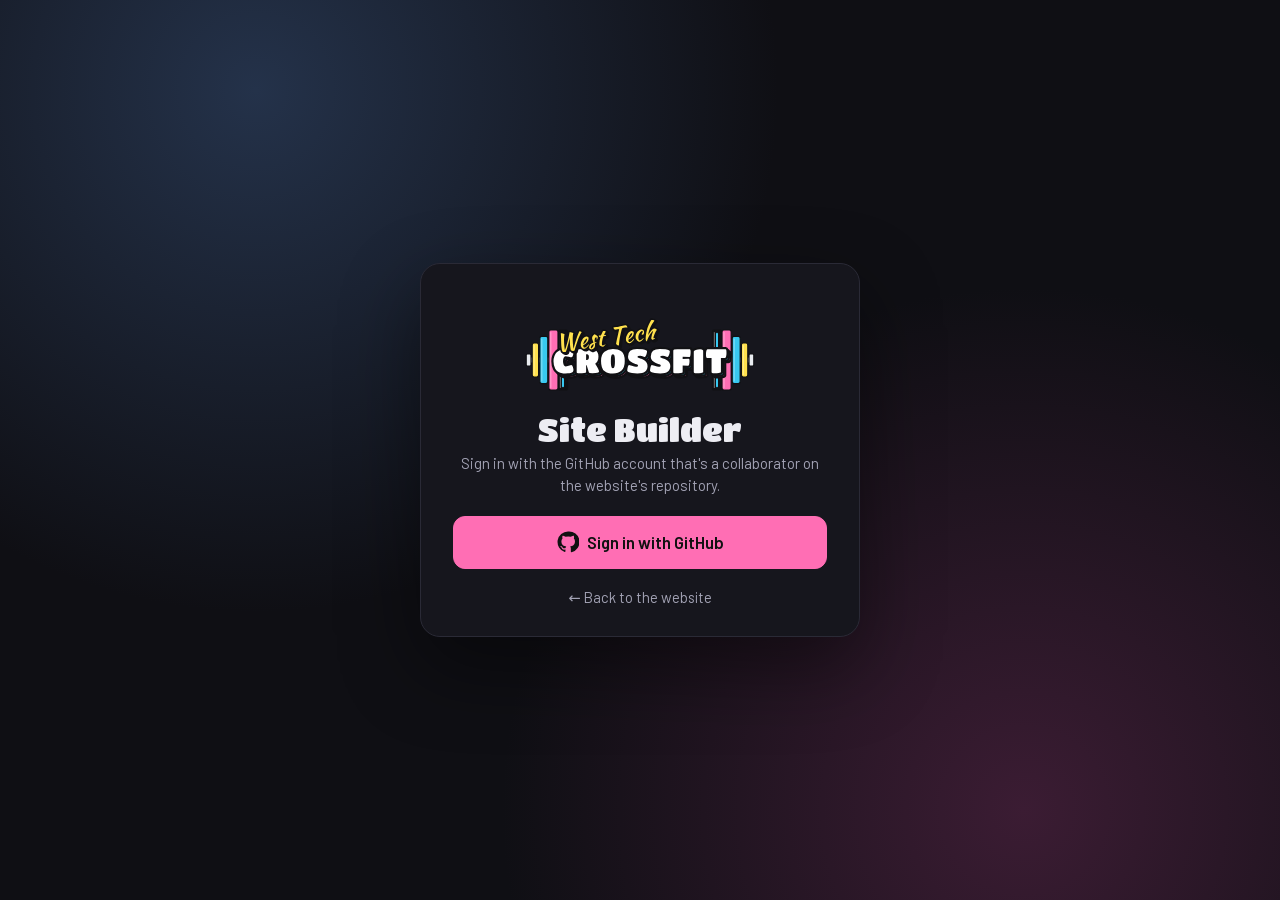
<file: admin/index.html>
<!doctype html>
<html lang="en">
<head>
  <meta charset="utf-8">
  <meta name="viewport" content="width=device-width, initial-scale=1">
  <meta name="robots" content="noindex, nofollow">
  <title>Site Builder · West Tech CrossFit</title>
  <link rel="icon" href="../assets/img/logo-mark.svg" type="image/svg+xml">
  <link rel="stylesheet" href="../assets/fonts/fonts.css">
  <link rel="stylesheet" href="admin.css">
</head>
<body>
  <!-- Sign in -->
  <div id="login" class="login hidden">
    <div class="login-card">
      <img src="../assets/img/logo.svg" alt="West Tech CrossFit" class="login-logo">
      <h1>Site Builder</h1>
      <p>Sign in with the GitHub account that's a collaborator on the website's repository.</p>
      <div id="login-msg"></div>
      <button id="signin" class="btn primary big" type="button">
        <svg viewBox="0 0 24 24" width="22" height="22" aria-hidden="true"><path fill="currentColor" d="M12 .5a11.5 11.5 0 0 0-3.6 22.4c.6.1.8-.3.8-.6v-2c-3.2.7-3.9-1.5-3.9-1.5-.5-1.3-1.3-1.7-1.3-1.7-1-.7.1-.7.1-.7 1.2.1 1.8 1.2 1.8 1.2 1 1.8 2.8 1.3 3.5 1 .1-.8.4-1.3.7-1.6-2.6-.3-5.3-1.3-5.3-5.7 0-1.3.5-2.3 1.2-3.1-.1-.3-.5-1.5.1-3.1 0 0 1-.3 3.2 1.2a11 11 0 0 1 5.8 0c2.2-1.5 3.2-1.2 3.2-1.2.6 1.6.2 2.8.1 3.1.8.8 1.2 1.9 1.2 3.1 0 4.4-2.7 5.4-5.3 5.7.4.4.8 1.1.8 2.2v3.3c0 .3.2.7.8.6A11.5 11.5 0 0 0 12 .5z"/></svg>
        Sign in with GitHub
      </button>
      <a class="back-link" href="../">← Back to the website</a>
    </div>
  </div>

  <!-- Builder -->
  <div id="app" class="app hidden">
    <header class="bar">
      <div class="bar-left">
        <img src="../assets/img/logo-mark.svg" alt="" class="bar-mark">
        <div class="bar-title"><strong>Site Builder</strong><span id="page-label">Loading…</span></div>
        <span id="dev-flag" class="pill warn" hidden>Local test mode</span>
      </div>
      <div class="bar-mid">
        <div class="seg" id="device-seg" role="group" aria-label="Preview size">
          <button data-device="desktop" class="on" title="Desktop" type="button"></button>
          <button data-device="tablet" title="Tablet" type="button"></button>
          <button data-device="phone" title="Phone" type="button"></button>
        </div>
        <div class="seg" role="group" aria-label="History">
          <button id="undo-btn" title="Undo (Ctrl/Cmd+Z)" type="button"></button>
          <button id="redo-btn" title="Redo (Ctrl/Cmd+Shift+Z)" type="button"></button>
        </div>
        <div class="seg" id="mode-seg" role="group" aria-label="Mode">
          <button data-mode="edit" class="on" type="button"></button>
          <button data-mode="preview" type="button"></button>
        </div>
      </div>
      <div class="bar-right">
        <a id="live-link" class="btn ghost" target="_blank" rel="noopener"></a>
        <button id="publish-btn" class="btn publish" type="button"></button>
        <div class="user" id="user-menu">
          <button id="user-btn" class="user-btn" type="button" aria-haspopup="true"></button>
          <div class="user-pop" id="user-pop" hidden>
            <a id="repo-link" target="_blank" rel="noopener">Open the GitHub repo</a>
            <button id="signout" type="button">Sign out</button>
          </div>
        </div>
      </div>
    </header>

    <nav class="rail" id="rail" aria-label="Builder tools"></nav>
    <aside class="panel" id="panel"></aside>

    <main class="stage" id="stage">
      <div class="frame-wrap" id="frame-wrap">
        <iframe id="frame" title="Page editor"></iframe>
      </div>
    </main>

    <aside class="inspector" id="inspector"></aside>
  </div>

  <div id="loading" class="loading hidden"><div class="spinner"></div><p id="loading-msg">Loading…</p></div>
  <div id="modal-root"></div>
  <div id="toasts" aria-live="polite"></div>
  <input type="file" id="file-input" accept="image/*" multiple hidden>

  <script src="admin-config.js"></script>
  <script src="admin.js"></script>
</body>
</html>
</file>
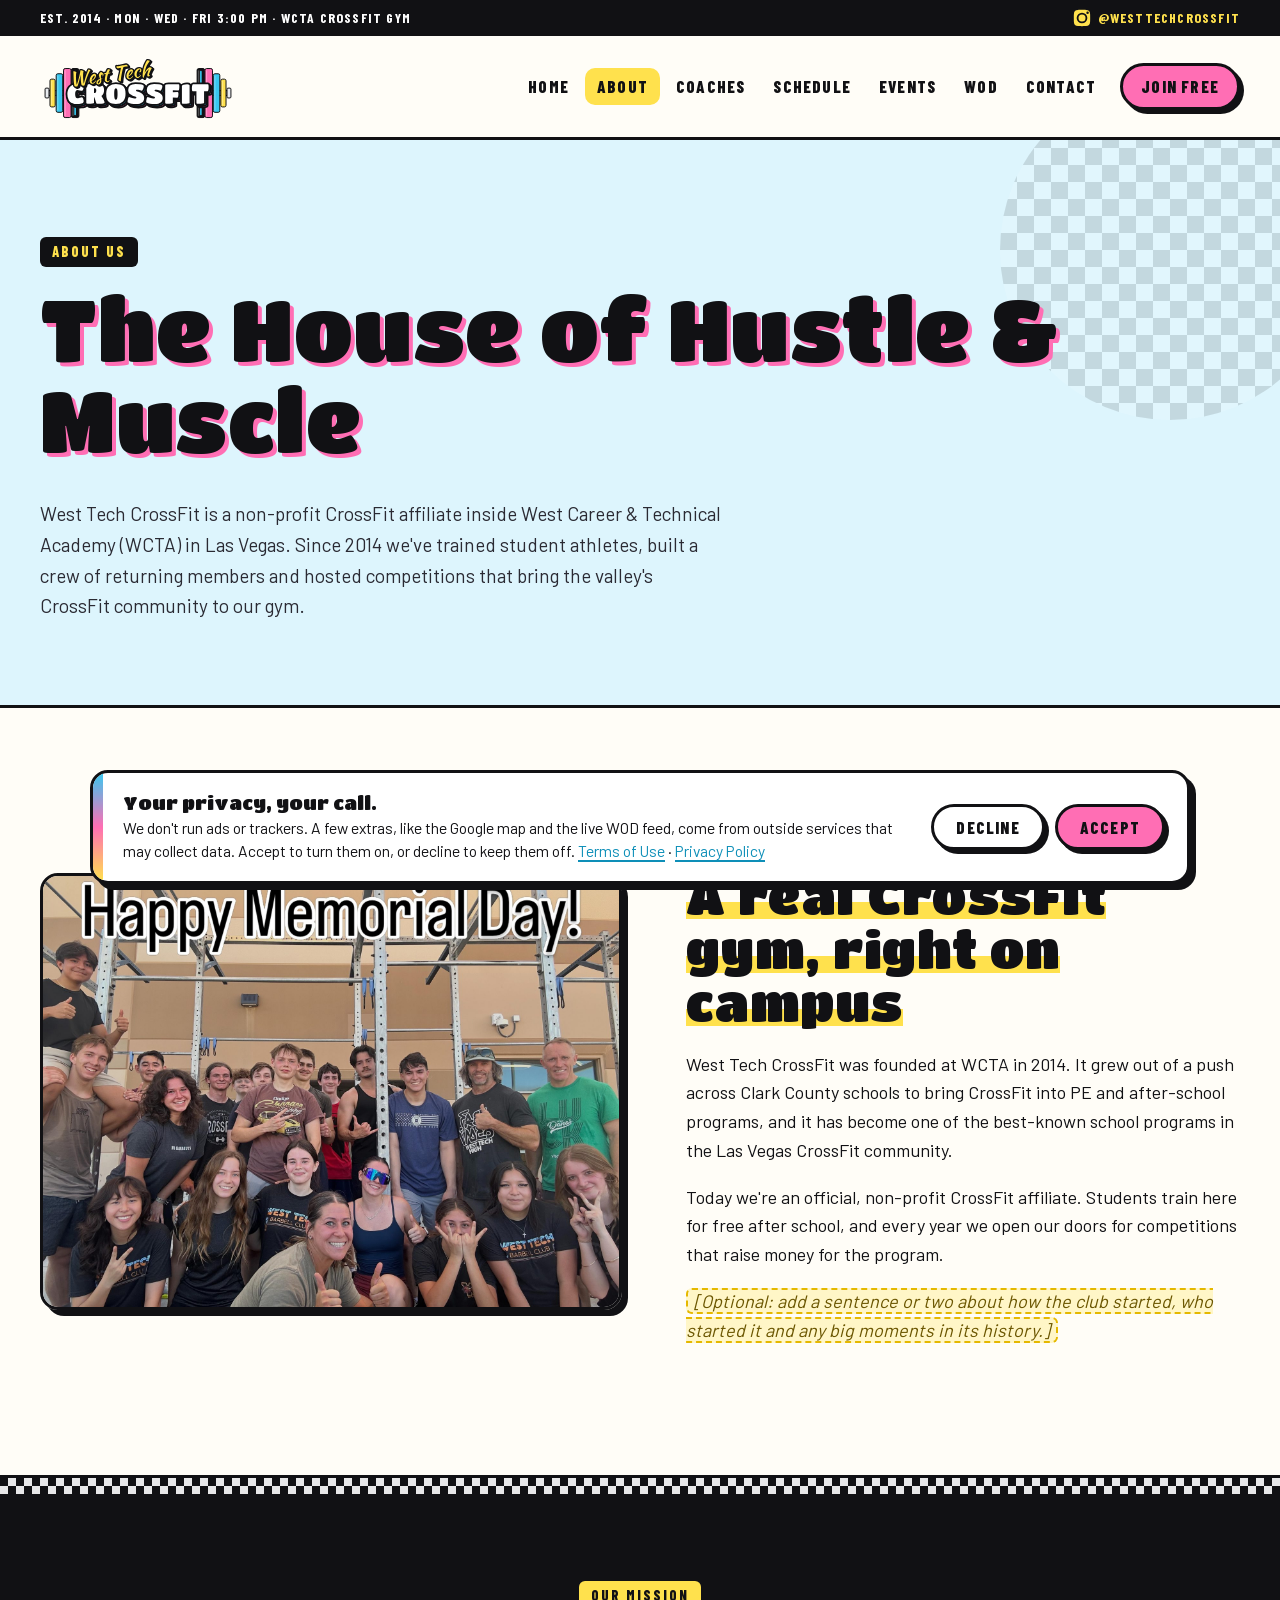
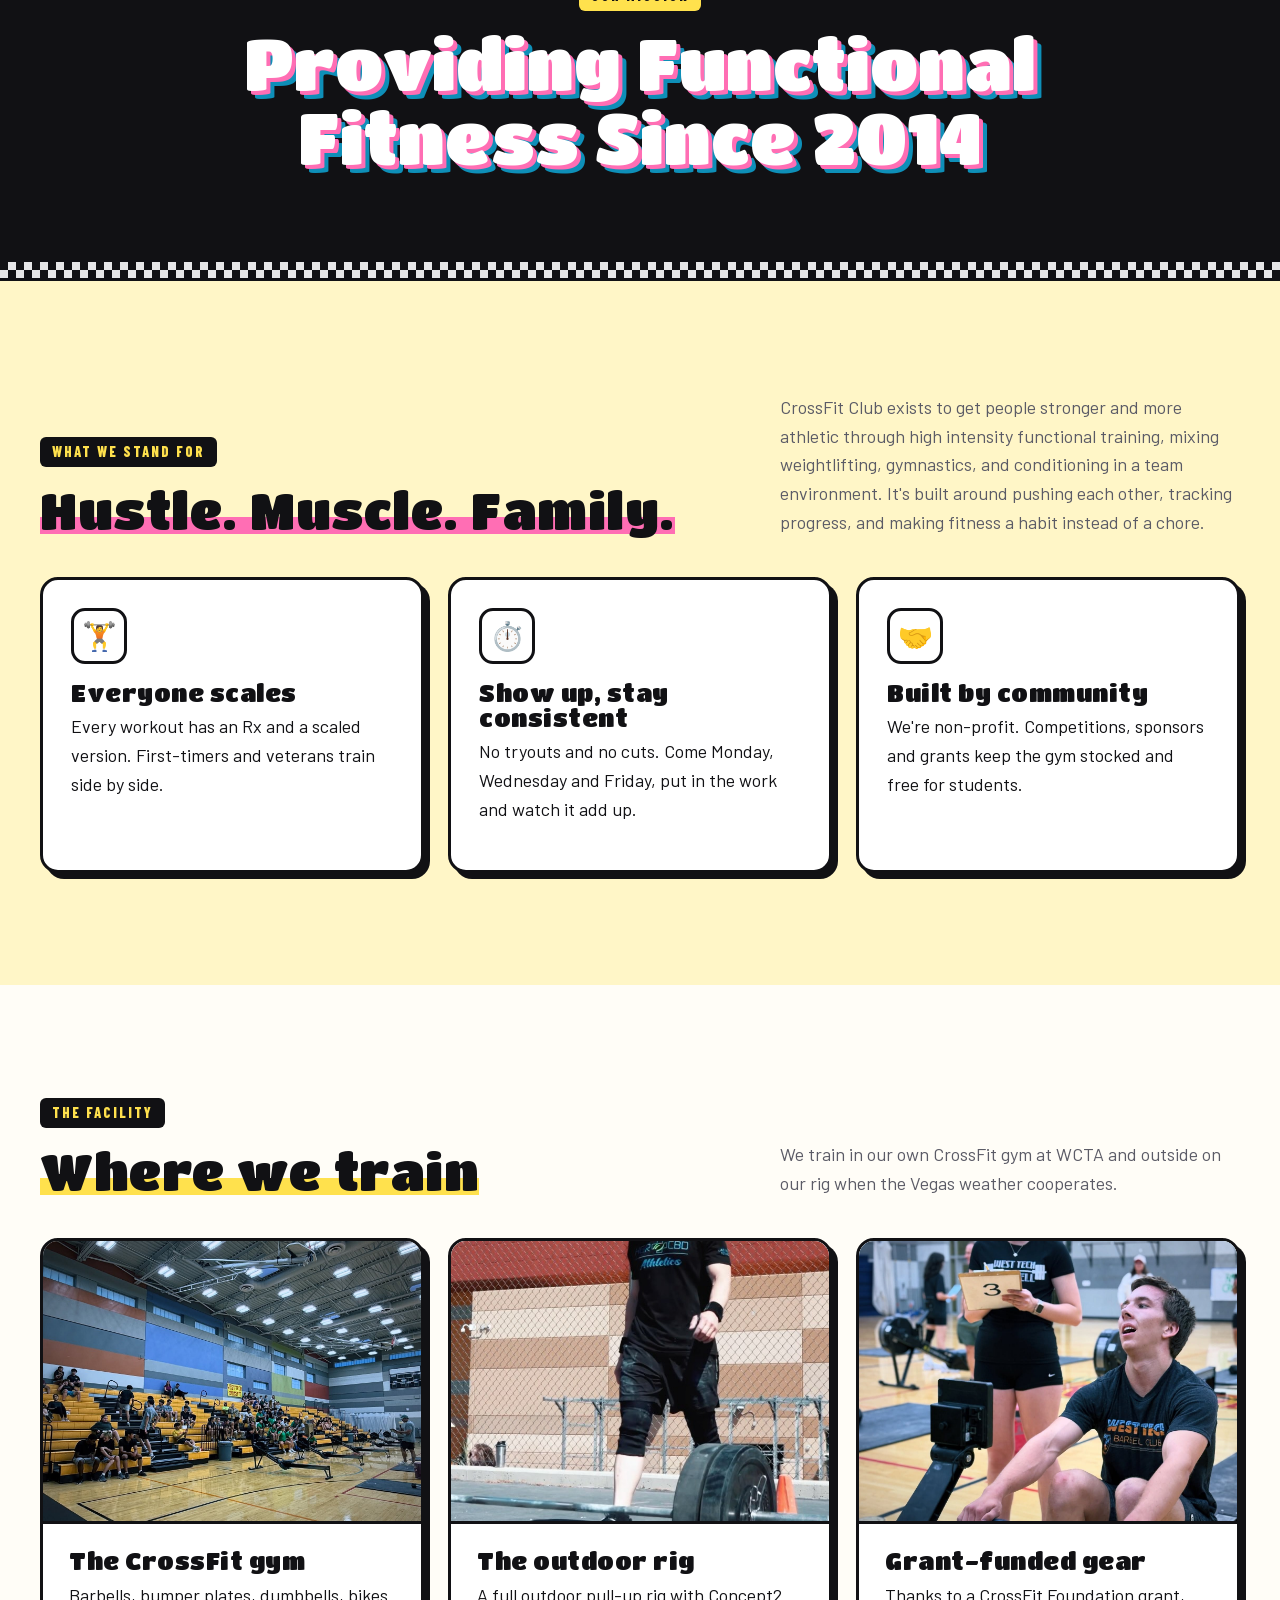
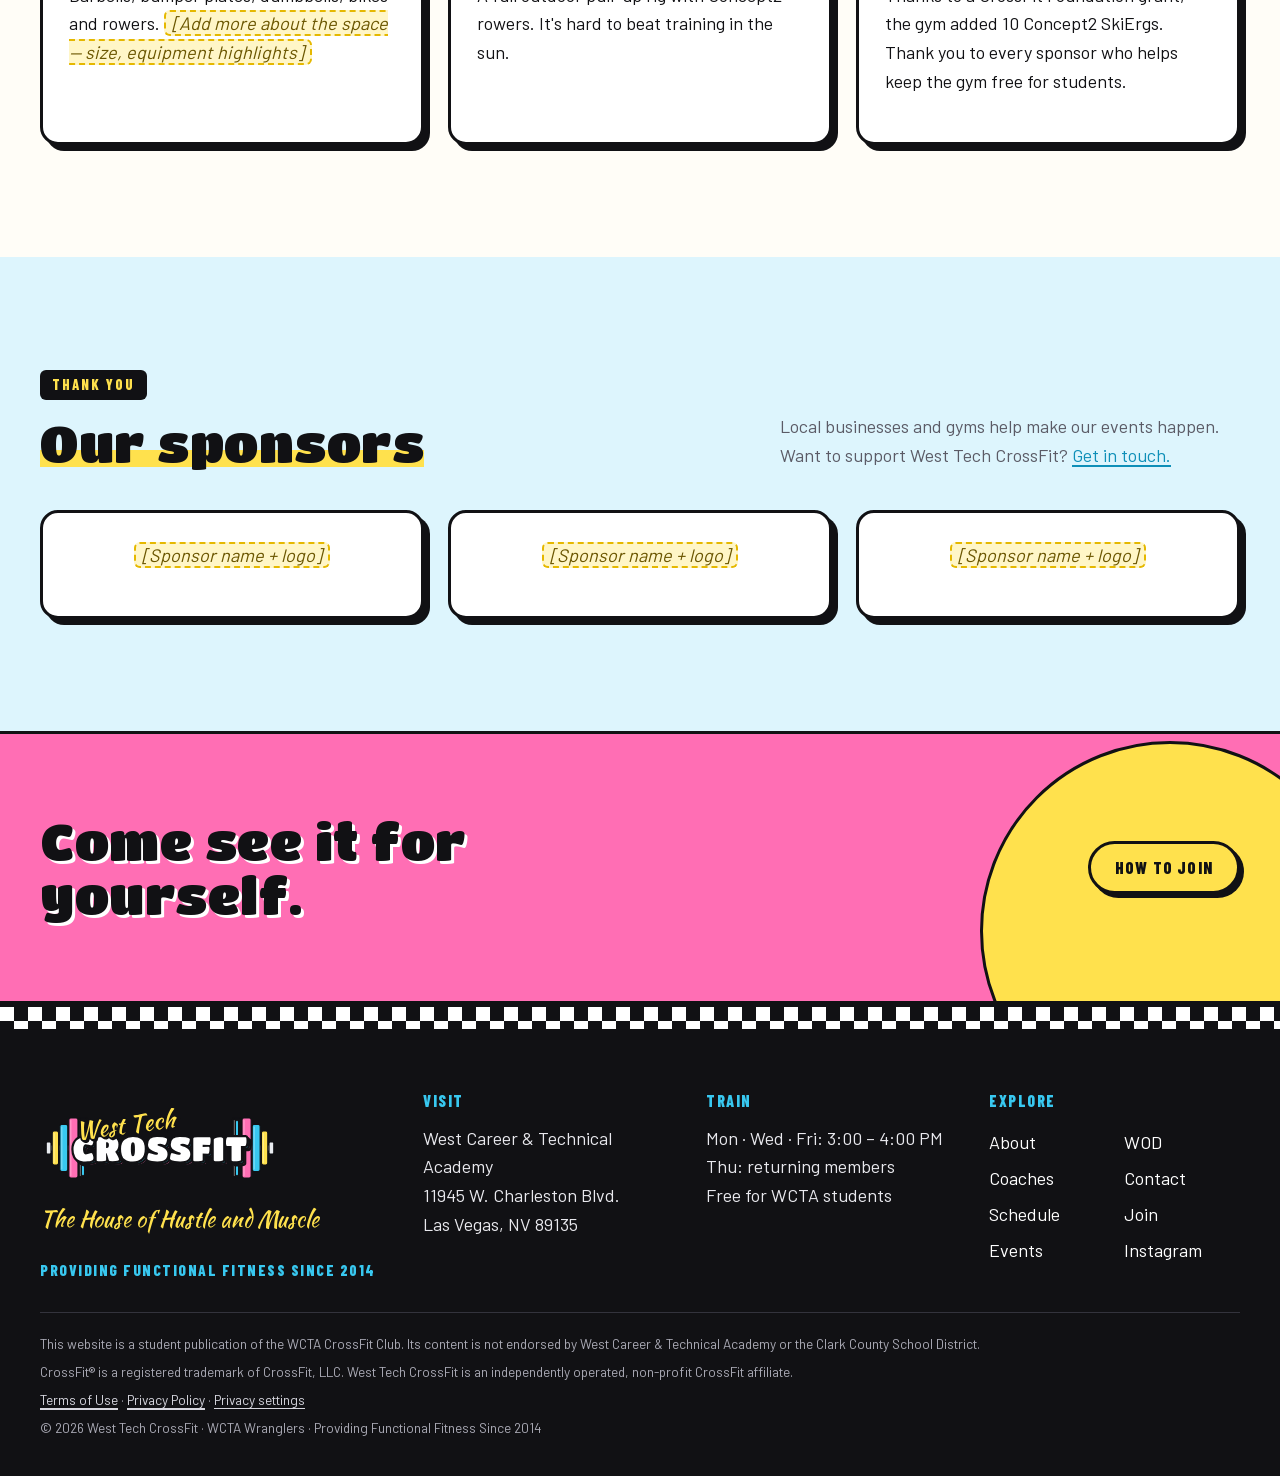
<file: about.html>
<!doctype html>
<html lang="en">
<head>
  <meta charset="utf-8">
  <meta name="viewport" content="width=device-width, initial-scale=1">
  <title>About · West Tech CrossFit</title>
  <meta name="description" content="West Tech CrossFit is a non-profit CrossFit affiliate inside West Career & Technical Academy in Las Vegas.">
  <link rel="icon" href="assets/img/logo-mark.svg" type="image/svg+xml">
  <link rel="stylesheet" href="assets/fonts/fonts.css">
  <link rel="stylesheet" href="assets/css/style.css">
  <script>document.documentElement.classList.add("js")</script>
</head>
<body data-root="" data-page="about">
  <header id="site-header"></header>

  <main>
    <section class="page-hero">
      <div class="wrap">
        <span class="eyebrow">About us</span>
        <h1>The House of Hustle &amp; Muscle</h1>
        <p class="lead">West Tech CrossFit is a non-profit CrossFit affiliate inside West Career &amp; Technical Academy (WCTA) in Las Vegas. Since 2014 we've trained student athletes, built a crew of returning members and hosted competitions that bring the valley's CrossFit community to our gym.</p>
      </div>
    </section>

    <section class="section">
      <div class="wrap split">
        <div class="framed reveal" style="aspect-ratio: 4 / 3">
          <img src="images/team/memorial-day-crew.jpg" alt="West Tech CrossFit athletes and coaches together in front of the outdoor rig">
        </div>
        <div class="reveal">
          <span class="eyebrow">Our story</span>
          <h2>A real CrossFit gym, right on campus</h2>
          <p>West Tech CrossFit was founded at WCTA in 2014. It grew out of a push across Clark County schools to bring CrossFit into PE and after-school programs, and it has become one of the best-known school programs in the Las Vegas CrossFit community.</p>
          <p>Today we're an official, non-profit CrossFit affiliate. Students train here for free after school, and every year we open our doors for competitions that raise money for the program.</p>
          <p><span class="tbd">[Optional: add a sentence or two about how the club started, who started it and any big moments in its history.]</span></p>
        </div>
      </div>
    </section>

    <section class="mission-band">
      <div class="wrap">
        <span class="eyebrow">Our mission</span>
        <p class="mission-text">Providing Functional Fitness Since 2014</p>
      </div>
    </section>

    <section class="section bg-yellow">
      <div class="wrap">
        <div class="section-head">
          <div>
            <span class="eyebrow">What we stand for</span>
            <h2>Hustle. Muscle. Family.</h2>
          </div>
          <p>CrossFit Club exists to get people stronger and more athletic through high intensity functional training, mixing weightlifting, gymnastics, and conditioning in a team environment. It's built around pushing each other, tracking progress, and making fitness a habit instead of a chore.</p>
        </div>
        <div class="grid grid-3">
          <div class="card reveal"><div class="icon">🏋️</div><h3>Everyone scales</h3><p>Every workout has an Rx and a scaled version. First-timers and veterans train side by side.</p></div>
          <div class="card reveal"><div class="icon">⏱️</div><h3>Show up, stay consistent</h3><p>No tryouts and no cuts. Come Monday, Wednesday and Friday, put in the work and watch it add up.</p></div>
          <div class="card reveal"><div class="icon">🤝</div><h3>Built by community</h3><p>We're non-profit. Competitions, sponsors and grants keep the gym stocked and free for students.</p></div>
        </div>
      </div>
    </section>

    <section class="section">
      <div class="wrap">
        <div class="section-head">
          <div>
            <span class="eyebrow">The facility</span>
            <h2>Where we train</h2>
          </div>
          <p>We train in our own CrossFit gym at WCTA and outside on our rig when the Vegas weather cooperates.</p>
        </div>
        <div class="grid grid-3">
          <article class="card program-card reveal">
            <div class="program-img"><img src="images/gallery/game-day-gym.jpg" alt="The WCTA gym with rowers and mats set up" loading="lazy"></div>
            <div class="program-body"><h3>The CrossFit gym</h3><p>Barbells, bumper plates, dumbbells, bikes and rowers. <span class="tbd">[Add more about the space — size, equipment highlights]</span></p></div>
          </article>
          <article class="card program-card reveal">
            <div class="program-img"><img src="images/gallery/outdoor-lift.jpg" alt="Athlete stepping up to a loaded barbell outside at WCTA" loading="lazy" style="object-position: 50% 70%"></div>
            <div class="program-body"><h3>The outdoor rig</h3><p>A full outdoor pull-up rig with Concept2 rowers. It's hard to beat training in the sun.</p></div>
          </article>
          <article class="card program-card reveal">
            <div class="program-img"><img src="images/gallery/row-sprint.jpg" alt="Athlete on a Concept2 machine during a workout" loading="lazy"></div>
            <div class="program-body"><h3>Grant-funded gear</h3><p>Thanks to a CrossFit Foundation grant, the gym added 10 Concept2 SkiErgs. Thank you to every sponsor who helps keep the gym free for students.</p></div>
          </article>
        </div>
      </div>
    </section>

    <section class="section bg-cyan">
      <div class="wrap">
        <div class="section-head">
          <div>
            <span class="eyebrow">Thank you</span>
            <h2>Our sponsors</h2>
          </div>
          <p>Local businesses and gyms help make our events happen. Want to support West Tech CrossFit? <a href="contact">Get in touch.</a></p>
        </div>
        <div class="grid grid-3">
          <div class="card center"><p class="mt-0"><span class="tbd">[Sponsor name + logo]</span></p></div>
          <div class="card center"><p class="mt-0"><span class="tbd">[Sponsor name + logo]</span></p></div>
          <div class="card center"><p class="mt-0"><span class="tbd">[Sponsor name + logo]</span></p></div>
        </div>
      </div>
    </section>

    <section class="cta-band">
      <div class="wrap">
        <h2>Come see it for yourself.</h2>
        <a class="btn btn-yellow" href="join">How to join</a>
      </div>
    </section>
  </main>

  <footer id="site-footer"></footer>
  <script src="assets/js/config.js"></script>
  <script src="assets/js/site.js"></script>
</body>
</html>
</file>
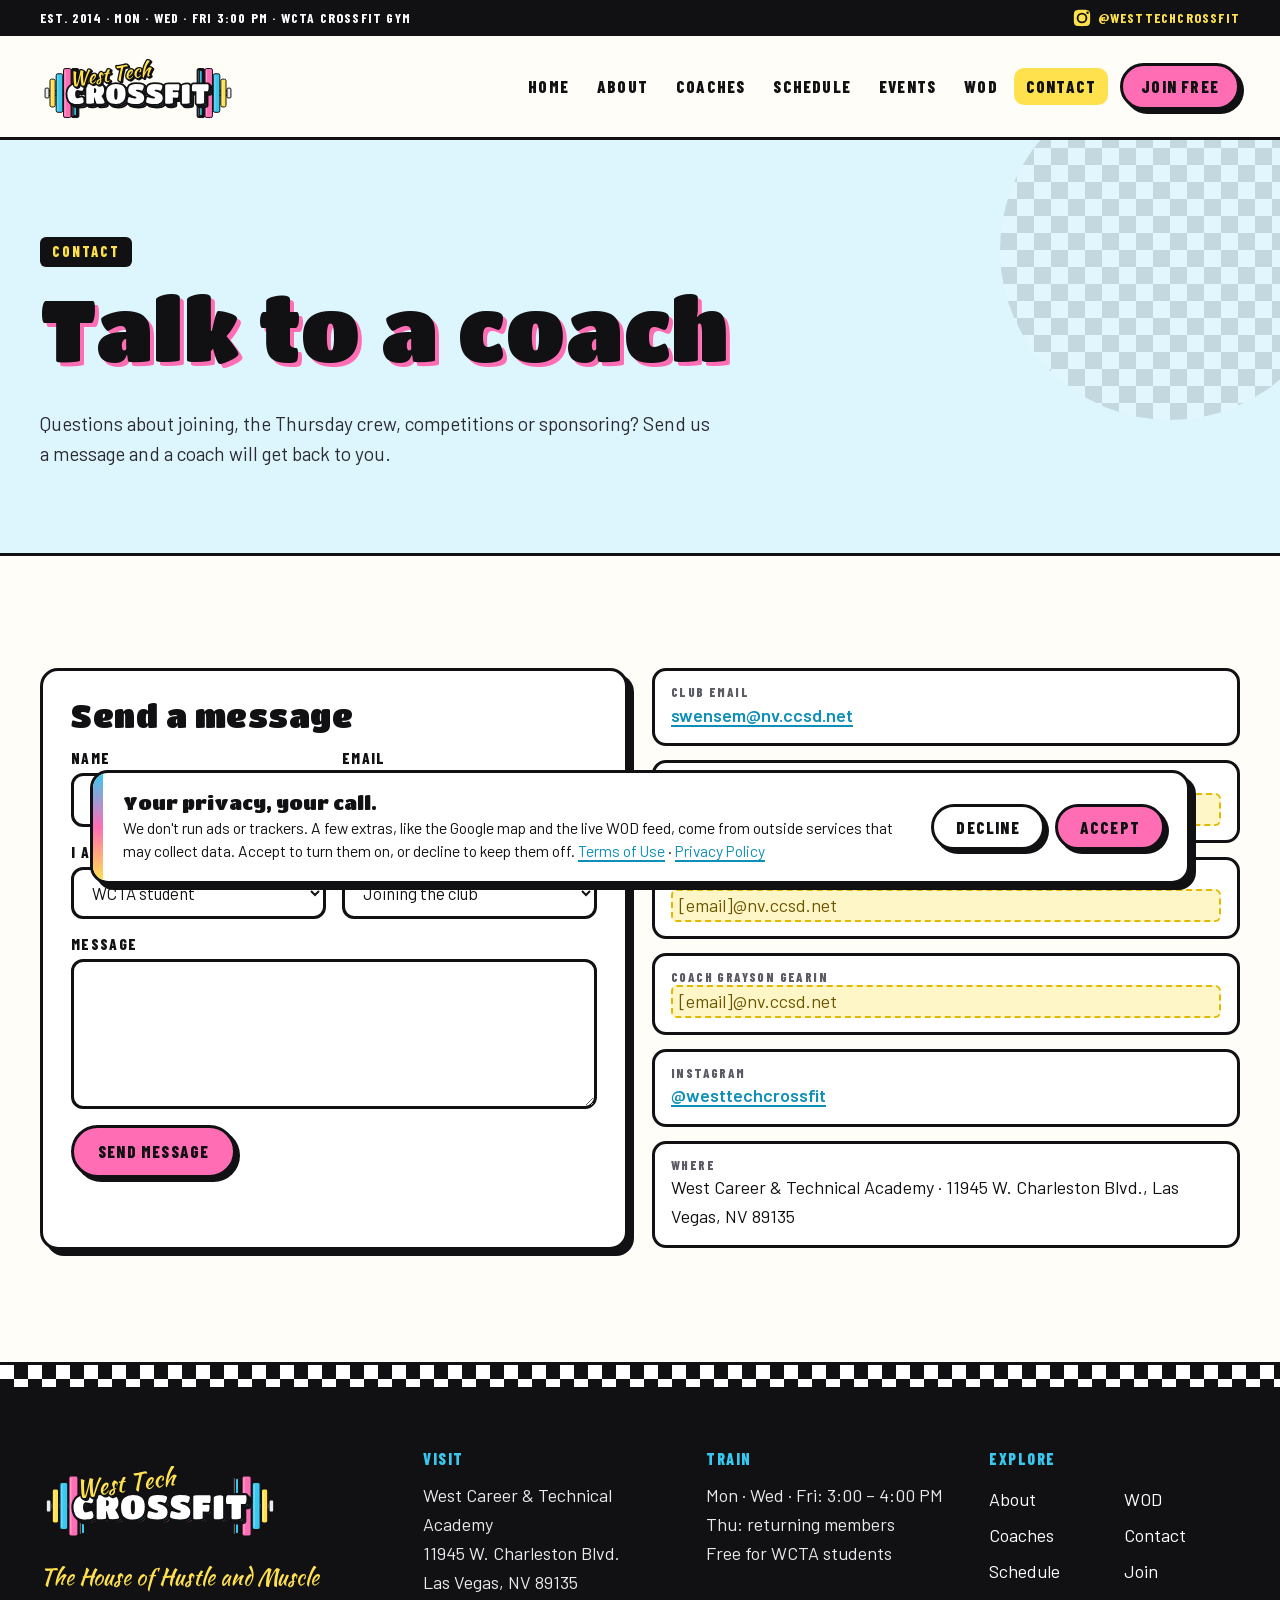
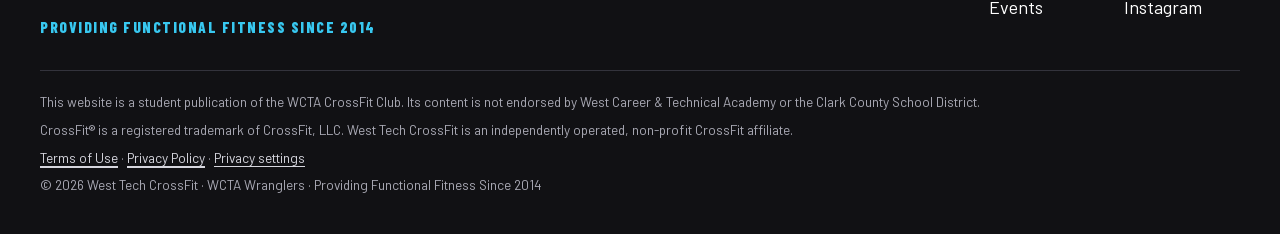
<file: contact.html>
<!doctype html>
<html lang="en">
<head>
  <meta charset="utf-8">
  <meta name="viewport" content="width=device-width, initial-scale=1">
  <title>Contact · West Tech CrossFit</title>
  <meta name="description" content="Contact the West Tech CrossFit coaches at West Career & Technical Academy in Las Vegas.">
  <link rel="icon" href="assets/img/logo-mark.svg" type="image/svg+xml">
  <link rel="stylesheet" href="assets/fonts/fonts.css">
  <link rel="stylesheet" href="assets/css/style.css">
  <script>document.documentElement.classList.add("js")</script>
</head>
<body data-root="" data-page="contact">
  <header id="site-header"></header>

  <main>
    <section class="page-hero">
      <div class="wrap">
        <span class="eyebrow">Contact</span>
        <h1>Talk to a coach</h1>
        <p class="lead">Questions about joining, the Thursday crew, competitions or sponsoring? Send us a message and a coach will get back to you.</p>
      </div>
    </section>

    <section class="section">
      <div class="wrap grid grid-2" style="align-items:start">
        <form id="contact-form" class="card form reveal" novalidate>
          <h3 style="font-size:2rem;margin:0">Send a message</h3>
          <div class="row">
            <label>Name<input name="name" autocomplete="name" required></label>
            <label>Email<input name="email" type="email" autocomplete="email" required></label>
          </div>
          <div class="row">
            <label>I am a…
              <select name="role" required>
                <option>WCTA student</option>
                <option>Parent / guardian</option>
                <option>Coach / gym owner</option>
                <option>Sponsor</option>
                <option>Other</option>
              </select>
            </label>
            <label>Topic
              <select name="topic" required>
                <option>Joining the club</option>
                <option>Thursday returning members</option>
                <option>Teen Fitness Series</option>
                <option>Fast Times at West Tech High</option>
                <option>Sponsorship</option>
                <option>Something else</option>
              </select>
            </label>
          </div>
          <label>Message<textarea name="message" required></textarea></label>
          <div><button class="btn btn-pink" type="submit">Send message</button></div>
          <p class="form-status" role="status" aria-live="polite"></p>
        </form>

        <div class="reveal">
          <ul class="contact-list">
            <li><span>Club email</span><a data-config-email href="#">—</a></li>
            <li><span>Coach Eric Swenson · Club Advisor</span><span class="tbd" style="font:inherit;letter-spacing:0;text-transform:none;color:#6B5600">[email]@nv.ccsd.net</span></li>
            <li><span>Coach Cresen Swenson</span><span class="tbd" style="font:inherit;letter-spacing:0;text-transform:none;color:#6B5600">[email]@nv.ccsd.net</span></li>
            <li><span>Coach Grayson Gearin</span><span class="tbd" style="font:inherit;letter-spacing:0;text-transform:none;color:#6B5600">[email]@nv.ccsd.net</span></li>
            <li><span>Instagram</span><a href="https://www.instagram.com/westtechcrossfit/" target="_blank" rel="noopener">@westtechcrossfit</a></li>
            <li><span>Where</span>West Career &amp; Technical Academy · 11945 W. Charleston Blvd., Las Vegas, NV 89135</li>
          </ul>
        </div>
      </div>
    </section>
  </main>

  <footer id="site-footer"></footer>
  <script src="assets/js/config.js"></script>
  <script src="assets/js/site.js"></script>
</body>
</html>
</file>
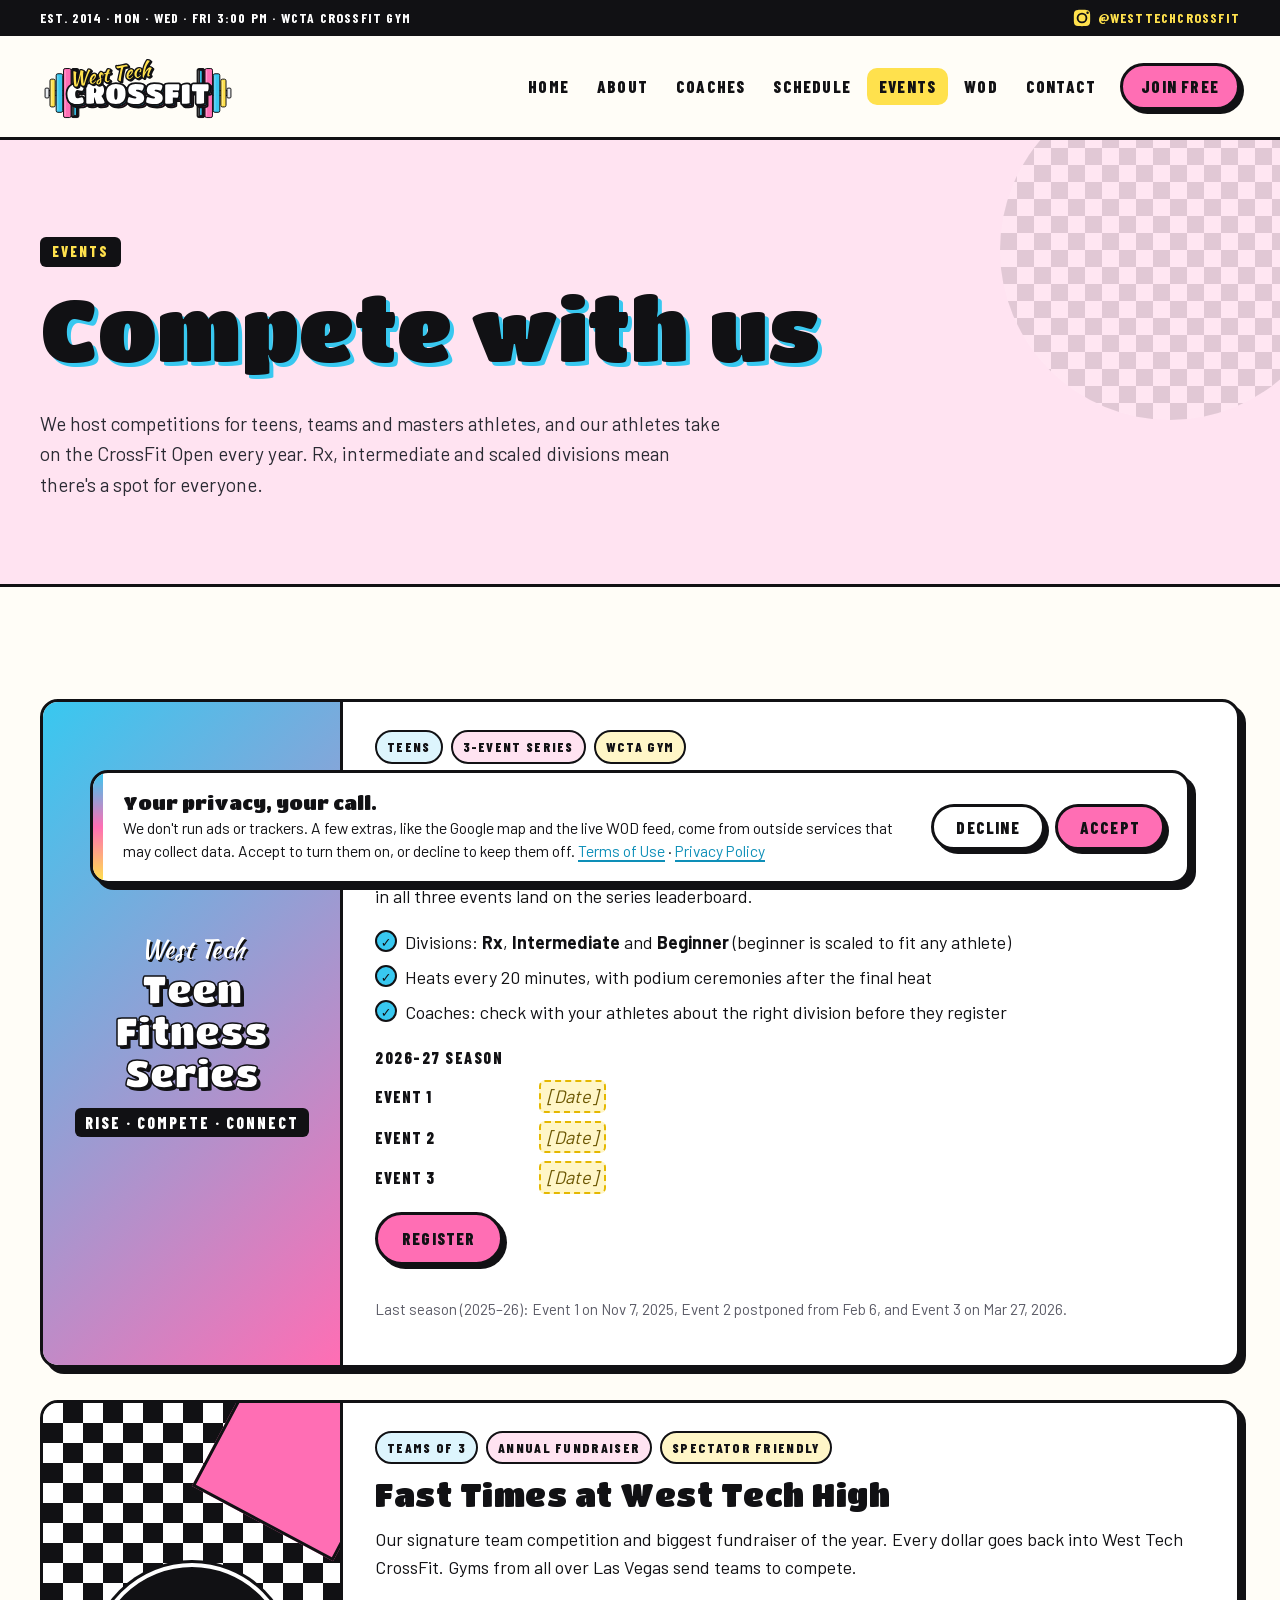
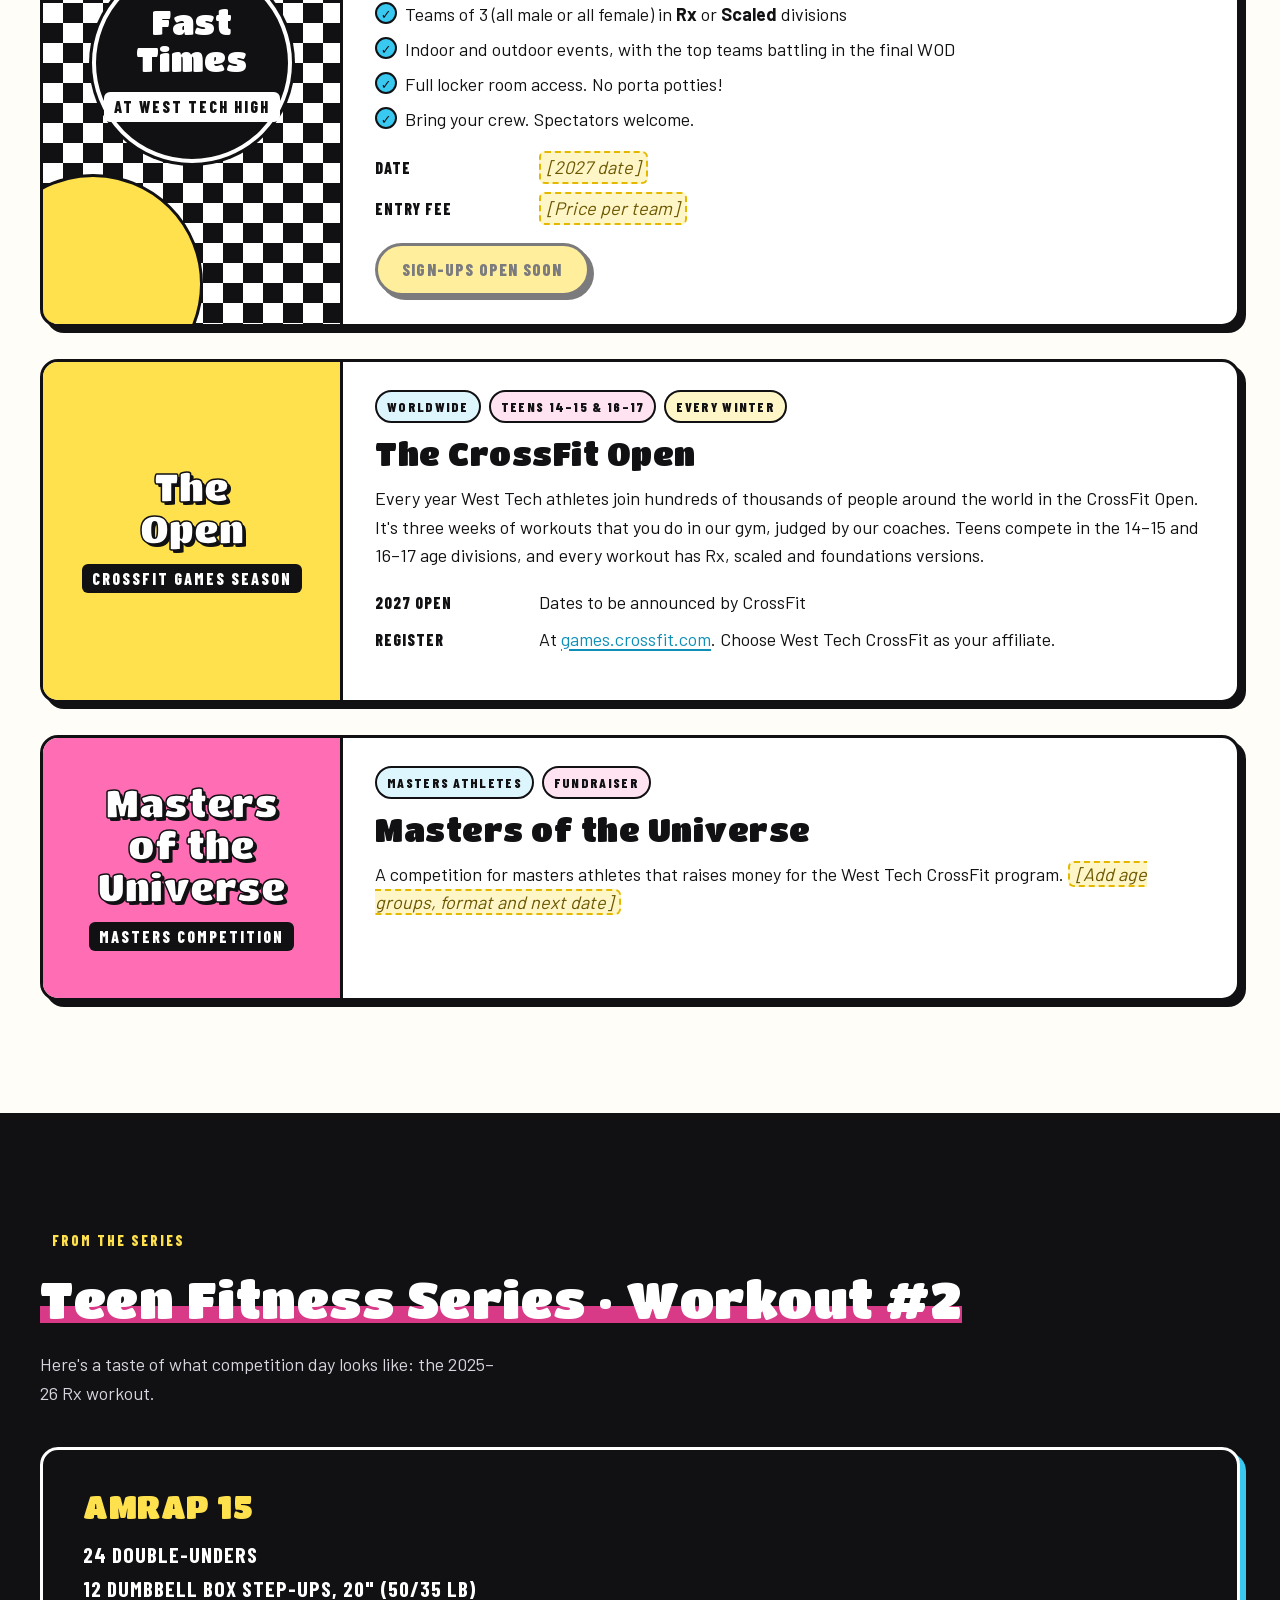
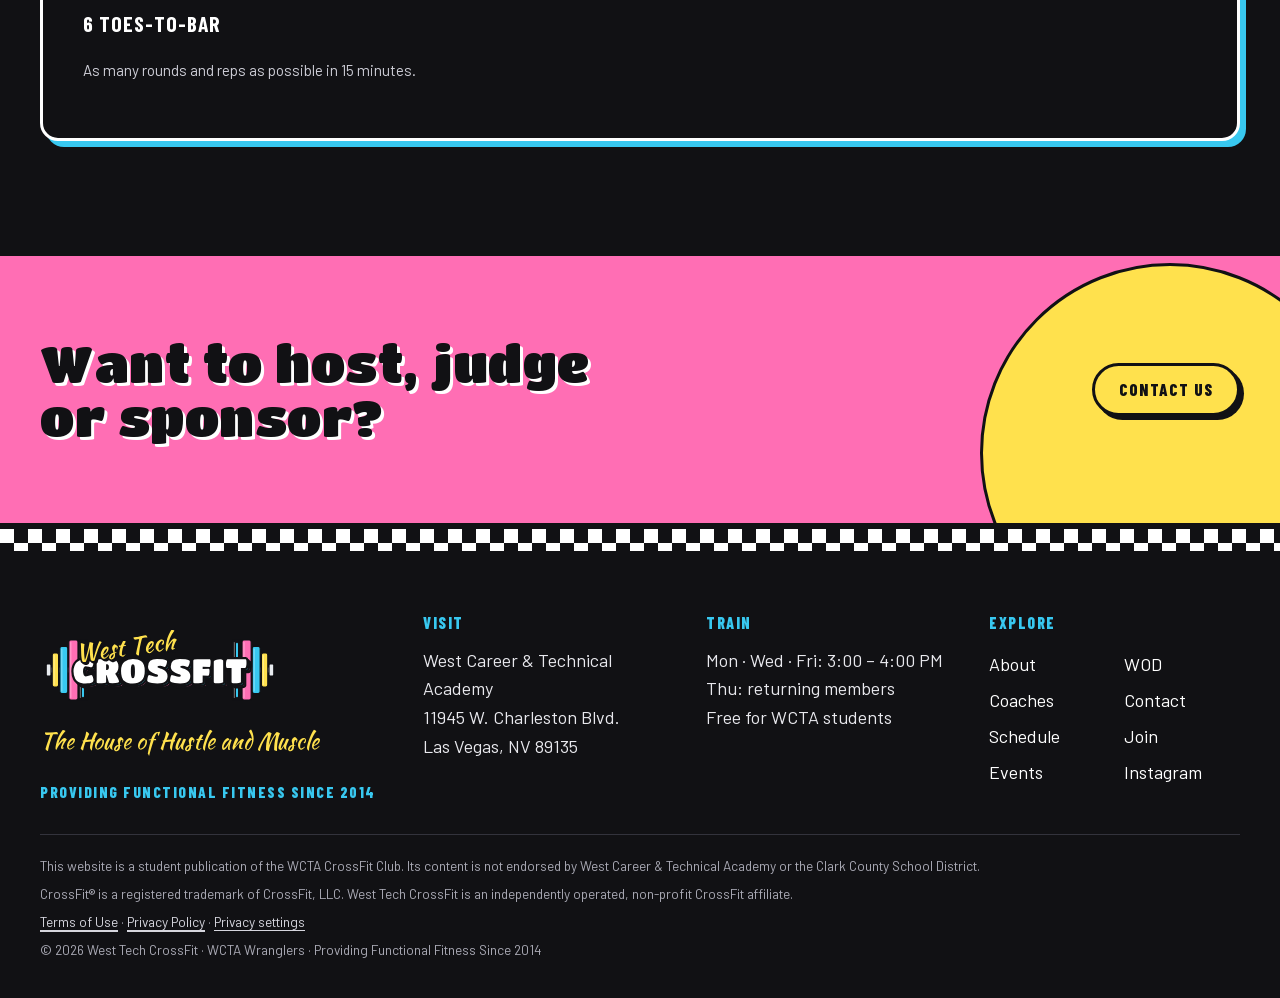
<file: events.html>
<!doctype html>
<html lang="en">
<head>
  <meta charset="utf-8">
  <meta name="viewport" content="width=device-width, initial-scale=1">
  <title>Events · West Tech CrossFit</title>
  <meta name="description" content="Teen Fitness Series, Fast Times at West Tech High, the CrossFit Open and more from West Tech CrossFit.">
  <link rel="icon" href="assets/img/logo-mark.svg" type="image/svg+xml">
  <link rel="stylesheet" href="assets/fonts/fonts.css">
  <link rel="stylesheet" href="assets/css/style.css">
  <script>document.documentElement.classList.add("js")</script>
</head>
<body data-root="" data-page="events">
  <header id="site-header"></header>

  <main>
    <section class="page-hero pink">
      <div class="wrap">
        <span class="eyebrow">Events</span>
        <h1>Compete with us</h1>
        <p class="lead">We host competitions for teens, teams and masters athletes, and our athletes take on the CrossFit Open every year. Rx, intermediate and scaled divisions mean there's a spot for everyone.</p>
      </div>
    </section>

    <section class="section">
      <div class="wrap">

        <!-- TEEN FITNESS SERIES -->
        <article class="event reveal" id="teen-fitness-series">
          <div class="event-art art-teen">
            <div><span class="script" style="font-size:1.6rem;color:#fff;text-shadow:2px 2px 0 #111">West Tech</span><br><span class="big">Teen<br>Fitness<br>Series</span><br><span class="sub">Rise · Compete · Connect</span></div>
          </div>
          <div class="event-body">
            <div class="event-meta"><span class="chip c">Teens</span><span class="chip p">3-event series</span><span class="chip y">WCTA gym</span></div>
            <h3 style="font-size:2rem">Teen Fitness Series</h3>
            <p>A three-event competition series for teen athletes from CrossFit programs across the valley, hosted in the WCTA gymnasium. Each event has its own workout, a podium for every division, and athletes who compete in all three events land on the series leaderboard.</p>
            <ul class="checklist">
              <li>Divisions: <b>Rx</b>, <b>Intermediate</b> and <b>Beginner</b> (beginner is scaled to fit any athlete)</li>
              <li>Heats every 20 minutes, with podium ceremonies after the final heat</li>
              <li>Coaches: check with your athletes about the right division before they register</li>
            </ul>
            <h4>2026–27 season</h4>
            <ul class="timeline">
              <li><b>Event 1</b><span class="tbd">[Date]</span></li>
              <li><b>Event 2</b><span class="tbd">[Date]</span></li>
              <li><b>Event 3</b><span class="tbd">[Date]</span></li>
            </ul>
            <a class="btn btn-pink" data-config-href="TEEN_SERIES_FORM" data-empty-text="Registration opens soon" target="_blank" rel="noopener">Register</a>
            <p class="note mt-2">Last season (2025–26): Event 1 on Nov 7, 2025, Event 2 postponed from Feb 6, and Event 3 on Mar 27, 2026.</p>
          </div>
        </article>

        <!-- FAST TIMES -->
        <article class="event reveal" id="fast-times">
          <div class="event-art art-fast">
            <div class="disc"><div><span class="big">Fast<br>Times</span><br><span class="sub" style="background:#fff;color:#111">at West Tech High</span></div></div>
          </div>
          <div class="event-body">
            <div class="event-meta"><span class="chip c">Teams of 3</span><span class="chip p">Annual fundraiser</span><span class="chip y">Spectator friendly</span></div>
            <h3 style="font-size:2rem">Fast Times at West Tech High</h3>
            <p>Our signature team competition and biggest fundraiser of the year. Every dollar goes back into West Tech CrossFit. Gyms from all over Las Vegas send teams to compete.</p>
            <ul class="checklist">
              <li>Teams of 3 (all male or all female) in <b>Rx</b> or <b>Scaled</b> divisions</li>
              <li>Indoor and outdoor events, with the top teams battling in the final WOD</li>
              <li>Full locker room access. No porta potties!</li>
              <li>Bring your crew. Spectators welcome.</li>
            </ul>
            <ul class="timeline">
              <li><b>Date</b><span class="tbd">[2027 date]</span></li>
              <li><b>Entry fee</b><span class="tbd">[Price per team]</span></li>
            </ul>
            <a class="btn btn-yellow" data-config-href="FAST_TIMES_SIGNUP" data-empty-text="Sign-ups open soon" target="_blank" rel="noopener">Sign up your team</a>
          </div>
        </article>

        <!-- CROSSFIT OPEN -->
        <article class="event reveal" id="open">
          <div class="event-art art-open">
            <div><span class="big">The<br>Open</span><br><span class="sub">CrossFit Games season</span></div>
          </div>
          <div class="event-body">
            <div class="event-meta"><span class="chip c">Worldwide</span><span class="chip p">Teens 14–15 &amp; 16–17</span><span class="chip y">Every winter</span></div>
            <h3 style="font-size:2rem">The CrossFit Open</h3>
            <p>Every year West Tech athletes join hundreds of thousands of people around the world in the CrossFit Open. It's three weeks of workouts that you do in our gym, judged by our coaches. Teens compete in the 14–15 and 16–17 age divisions, and every workout has Rx, scaled and foundations versions.</p>
            <ul class="timeline">
              <li><b>2027 Open</b><span>Dates to be announced by CrossFit</span></li>
              <li><b>Register</b><span>At <a href="https://games.crossfit.com" target="_blank" rel="noopener">games.crossfit.com</a>. Choose West Tech CrossFit as your affiliate.</span></li>
            </ul>
          </div>
        </article>

        <!-- MASTERS -->
        <article class="event reveal" id="masters">
          <div class="event-art art-masters">
            <div><span class="big">Masters<br>of the<br>Universe</span><br><span class="sub">Masters competition</span></div>
          </div>
          <div class="event-body">
            <div class="event-meta"><span class="chip c">Masters athletes</span><span class="chip p">Fundraiser</span></div>
            <h3 style="font-size:2rem">Masters of the Universe</h3>
            <p>A competition for masters athletes that raises money for the West Tech CrossFit program. <span class="tbd">[Add age groups, format and next date]</span></p>
          </div>
        </article>

      </div>
    </section>

    <section class="section bg-ink">
      <div class="wrap">
        <div class="section-head">
          <div>
            <span class="eyebrow">From the series</span>
            <h2 style="color:#fff">Teen Fitness Series · Workout #2</h2>
          </div>
          <p>Here's a taste of what competition day looks like: the 2025–26 Rx workout.</p>
        </div>
        <div class="wod-board" style="box-shadow: 6px 6px 0 var(--cyan); border-color:#fff">
          <h3>AMRAP 15</h3>
          <div class="movements">24 double-unders<br>12 dumbbell box step-ups, 20" (50/35 lb)<br>6 toes-to-bar</div>
          <p class="note" style="color:#cfcfd8">As many rounds and reps as possible in 15 minutes.</p>
        </div>
      </div>
    </section>

    <section class="cta-band">
      <div class="wrap">
        <h2>Want to host, judge or sponsor?</h2>
        <a class="btn btn-yellow" href="contact">Contact us</a>
      </div>
    </section>
  </main>

  <footer id="site-footer"></footer>
  <script src="assets/js/config.js"></script>
  <script src="assets/js/site.js"></script>
</body>
</html>
</file>
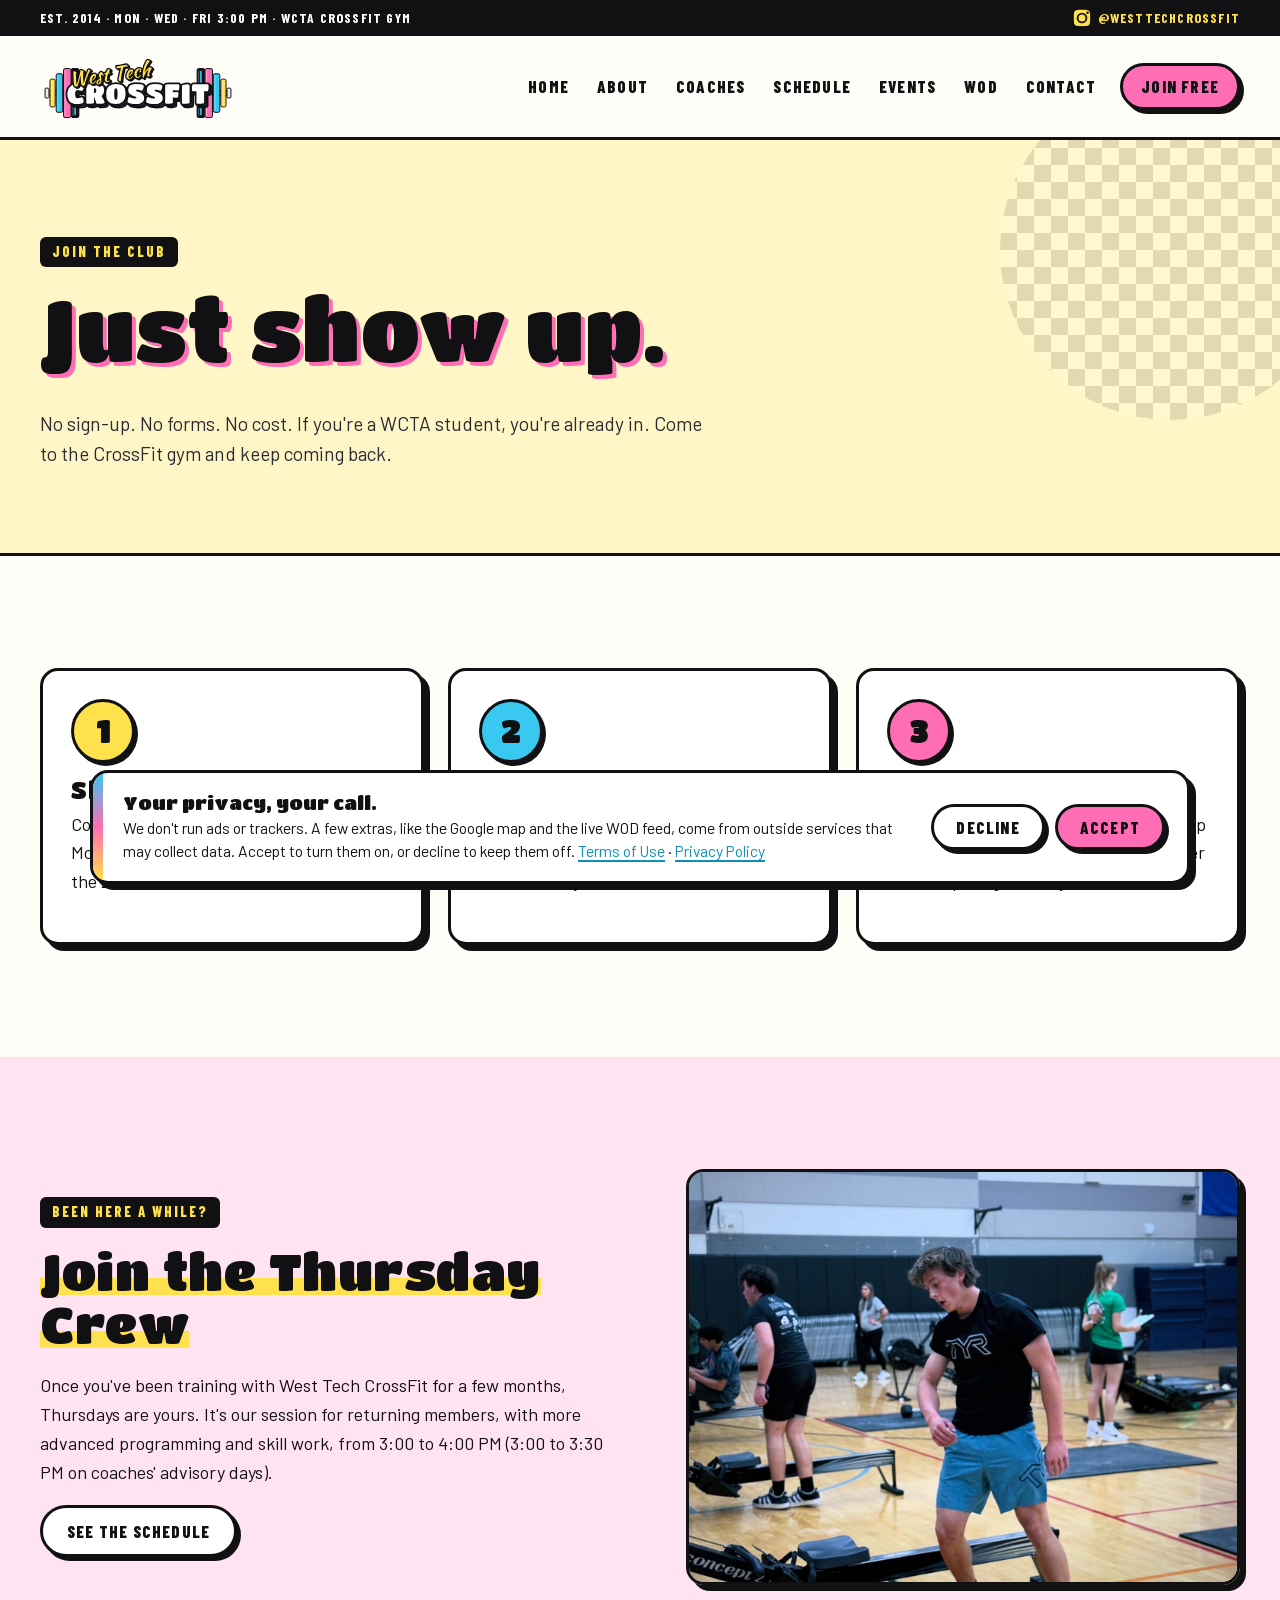
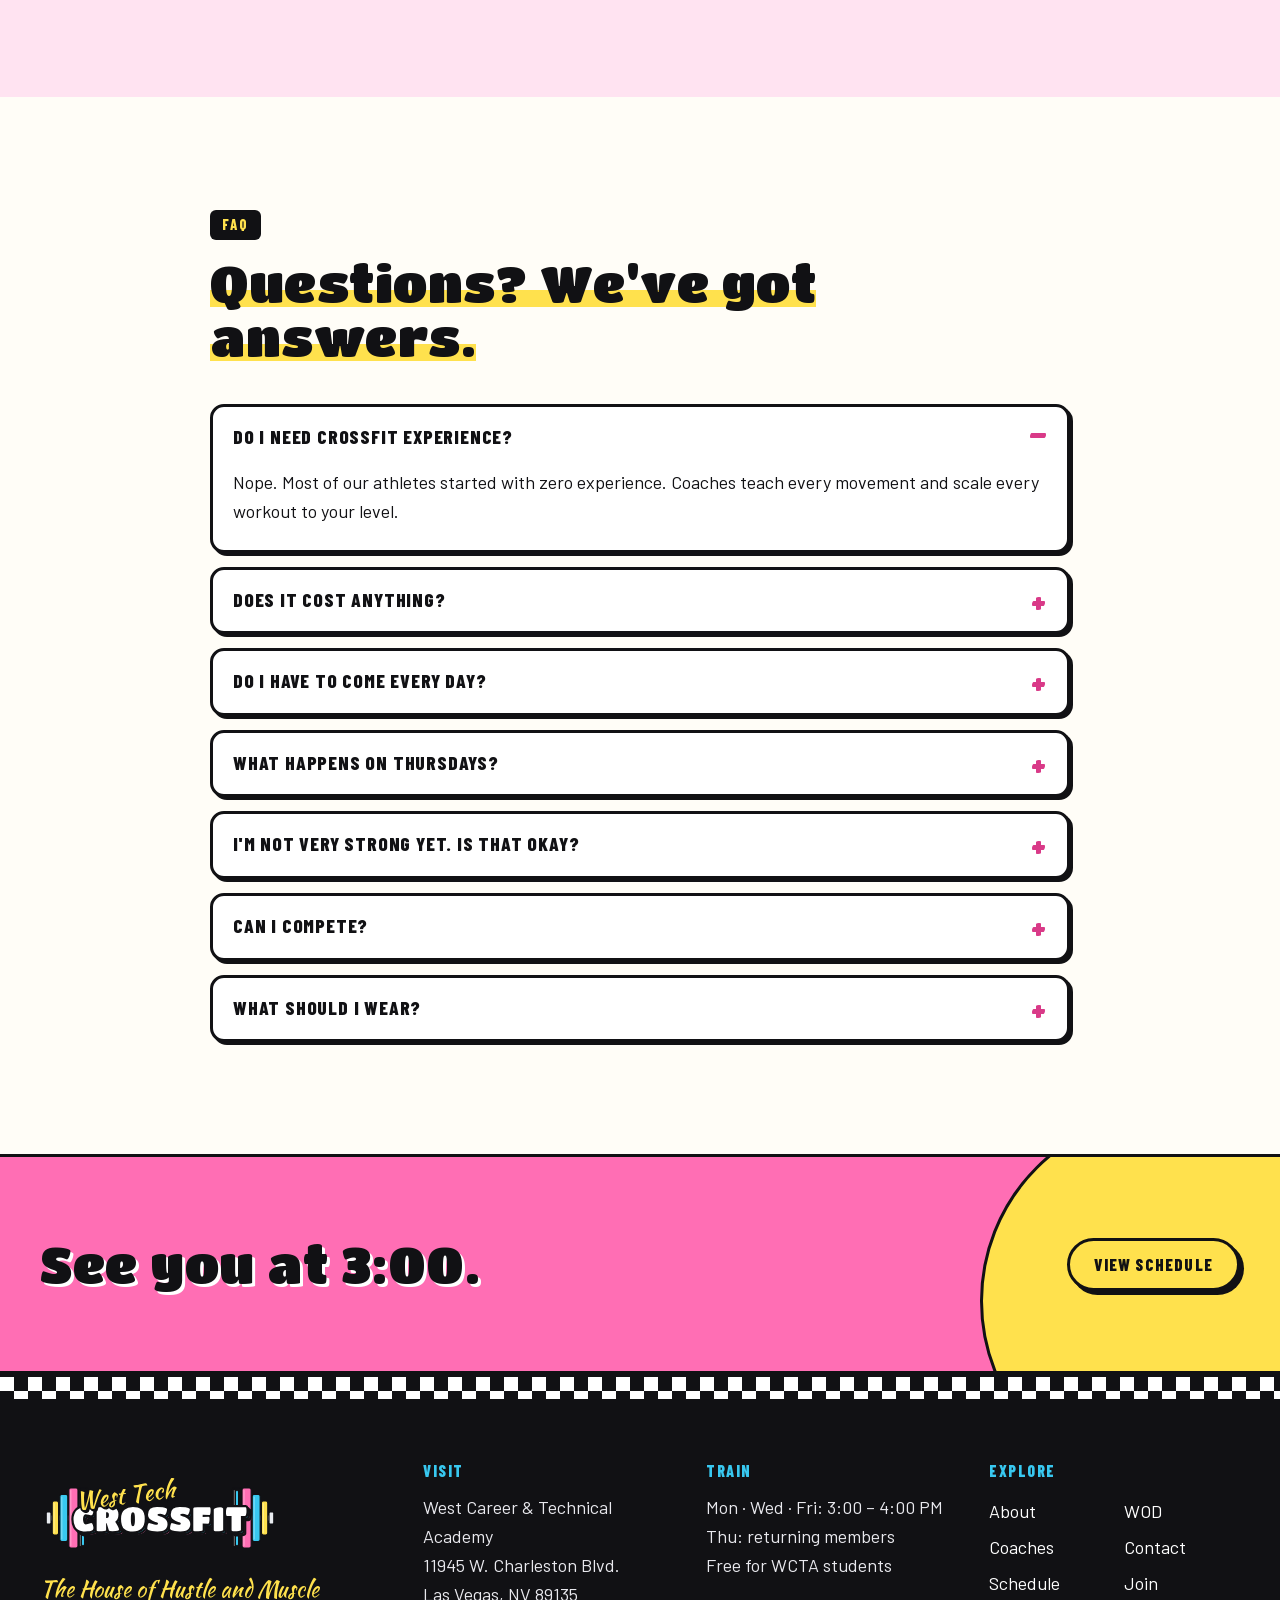
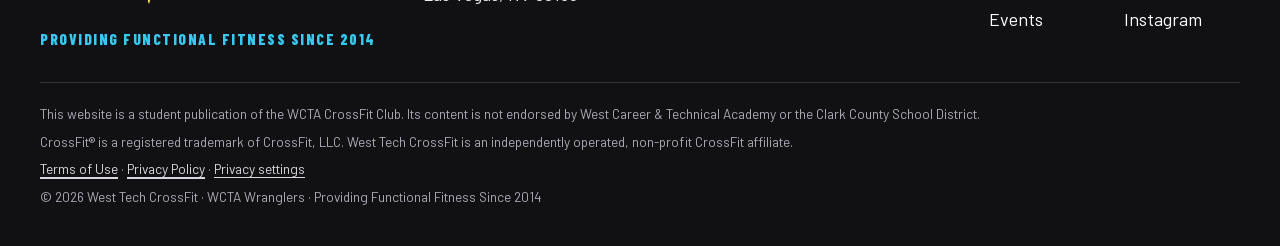
<file: join.html>
<!doctype html>
<html lang="en">
<head>
  <meta charset="utf-8">
  <meta name="viewport" content="width=device-width, initial-scale=1">
  <title>Join · West Tech CrossFit</title>
  <meta name="description" content="Joining West Tech CrossFit is free: just show up Monday, Wednesday or Friday at 3:00 PM and stay consistent.">
  <link rel="icon" href="assets/img/logo-mark.svg" type="image/svg+xml">
  <link rel="stylesheet" href="assets/fonts/fonts.css">
  <link rel="stylesheet" href="assets/css/style.css">
  <script>document.documentElement.classList.add("js")</script>
</head>
<body data-root="" data-page="join">
  <header id="site-header"></header>

  <main>
    <section class="page-hero yellow">
      <div class="wrap">
        <span class="eyebrow">Join the club</span>
        <h1>Just show up.</h1>
        <p class="lead">No sign-up. No forms. No cost. If you're a WCTA student, you're already in. Come to the CrossFit gym and keep coming back.</p>
      </div>
    </section>

    <section class="section">
      <div class="wrap">
        <div class="steps">
          <div class="step card reveal"><h3>Show up</h3><p>Come to the CrossFit gym at 3:00 PM on a Monday, Wednesday or Friday, right after the 2:55 bell.</p></div>
          <div class="step card reveal"><h3>Say hi to a coach</h3><p>Tell a coach it's your first day. They'll teach you the movements and scale the workout for you.</p></div>
          <div class="step card reveal"><h3>Stay consistent</h3><p>That's the whole secret. Keep showing up and you'll be lifting heavier, moving faster and competing before you know it.</p></div>
        </div>
      </div>
    </section>

    <section class="section bg-pink">
      <div class="wrap split flip">
        <div class="framed reveal" style="aspect-ratio: 4 / 3"><img src="images/gallery/between-stations.jpg" alt="Athletes moving between stations during a workout" loading="lazy"></div>
        <div class="reveal">
          <span class="eyebrow">Been here a while?</span>
          <h2>Join the Thursday Crew</h2>
          <p>Once you've been training with West Tech CrossFit for a few months, Thursdays are yours. It's our session for returning members, with more advanced programming and skill work, from 3:00 to 4:00 PM (3:00 to 3:30 PM on coaches' advisory days).</p>
          <a class="btn" href="schedule">See the schedule</a>
        </div>
      </div>
    </section>

    <section class="section">
      <div class="wrap" style="max-width: 860px">
        <div class="section-head"><div><span class="eyebrow">FAQ</span><h2>Questions? We've got answers.</h2></div></div>
        <details open><summary>Do I need CrossFit experience?</summary><p>Nope. Most of our athletes started with zero experience. Coaches teach every movement and scale every workout to your level.</p></details>
        <details><summary>Does it cost anything?</summary><p>No. The club is free for WCTA students. There's no sign-up and no fee.</p></details>
        <details><summary>Do I have to come every day?</summary><p>There are no attendance requirements, but consistency is how you get better. Aim for all three days when you can.</p></details>
        <details><summary>What happens on Thursdays?</summary><p>Thursday is for returning members: athletes who've been with the program for a few months to years. It runs 3:00 to 4:00 PM, or 3:00 to 3:30 PM on coaches' advisory days. New athletes start on a Monday, Wednesday or Friday.</p></details>
        <details><summary>I'm not very strong yet. Is that okay?</summary><p>Absolutely. Every workout has Rx and scaled versions, and new athletes start light with a PVC pipe or empty bar until their form is solid.</p></details>
        <details><summary>Can I compete?</summary><p>Yes. Club athletes compete in our Teen Fitness Series, local competitions and the CrossFit Open. Check the <a href="events">events page</a>.</p></details>
        <details><summary>What should I wear?</summary><p>Athletic shoes and clothes you can sweat in. Bring a water bottle. It's Las Vegas.</p></details>
      </div>
    </section>

    <section class="cta-band">
      <div class="wrap">
        <h2>See you at 3:00.</h2>
        <a class="btn btn-yellow" href="schedule">View schedule</a>
      </div>
    </section>
  </main>

  <footer id="site-footer"></footer>
  <script src="assets/js/config.js"></script>
  <script src="assets/js/site.js"></script>
</body>
</html>
</file>
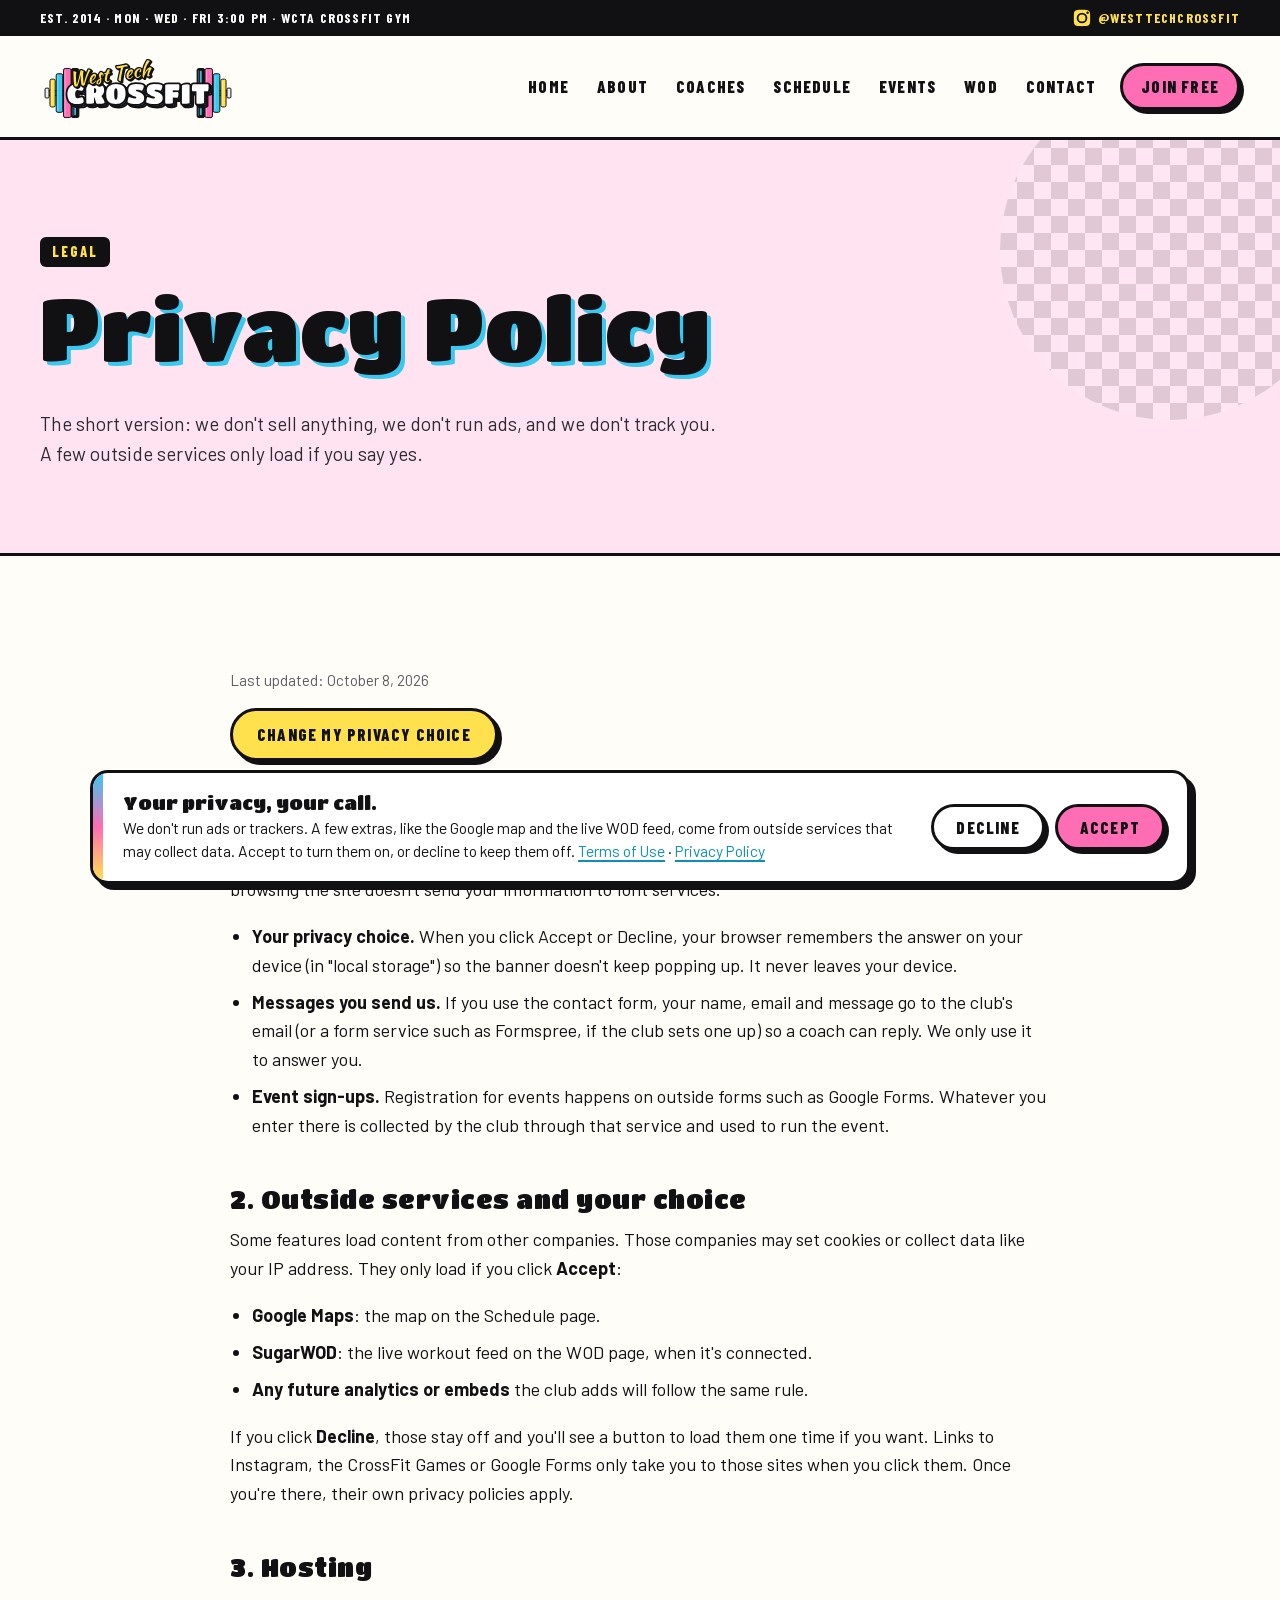
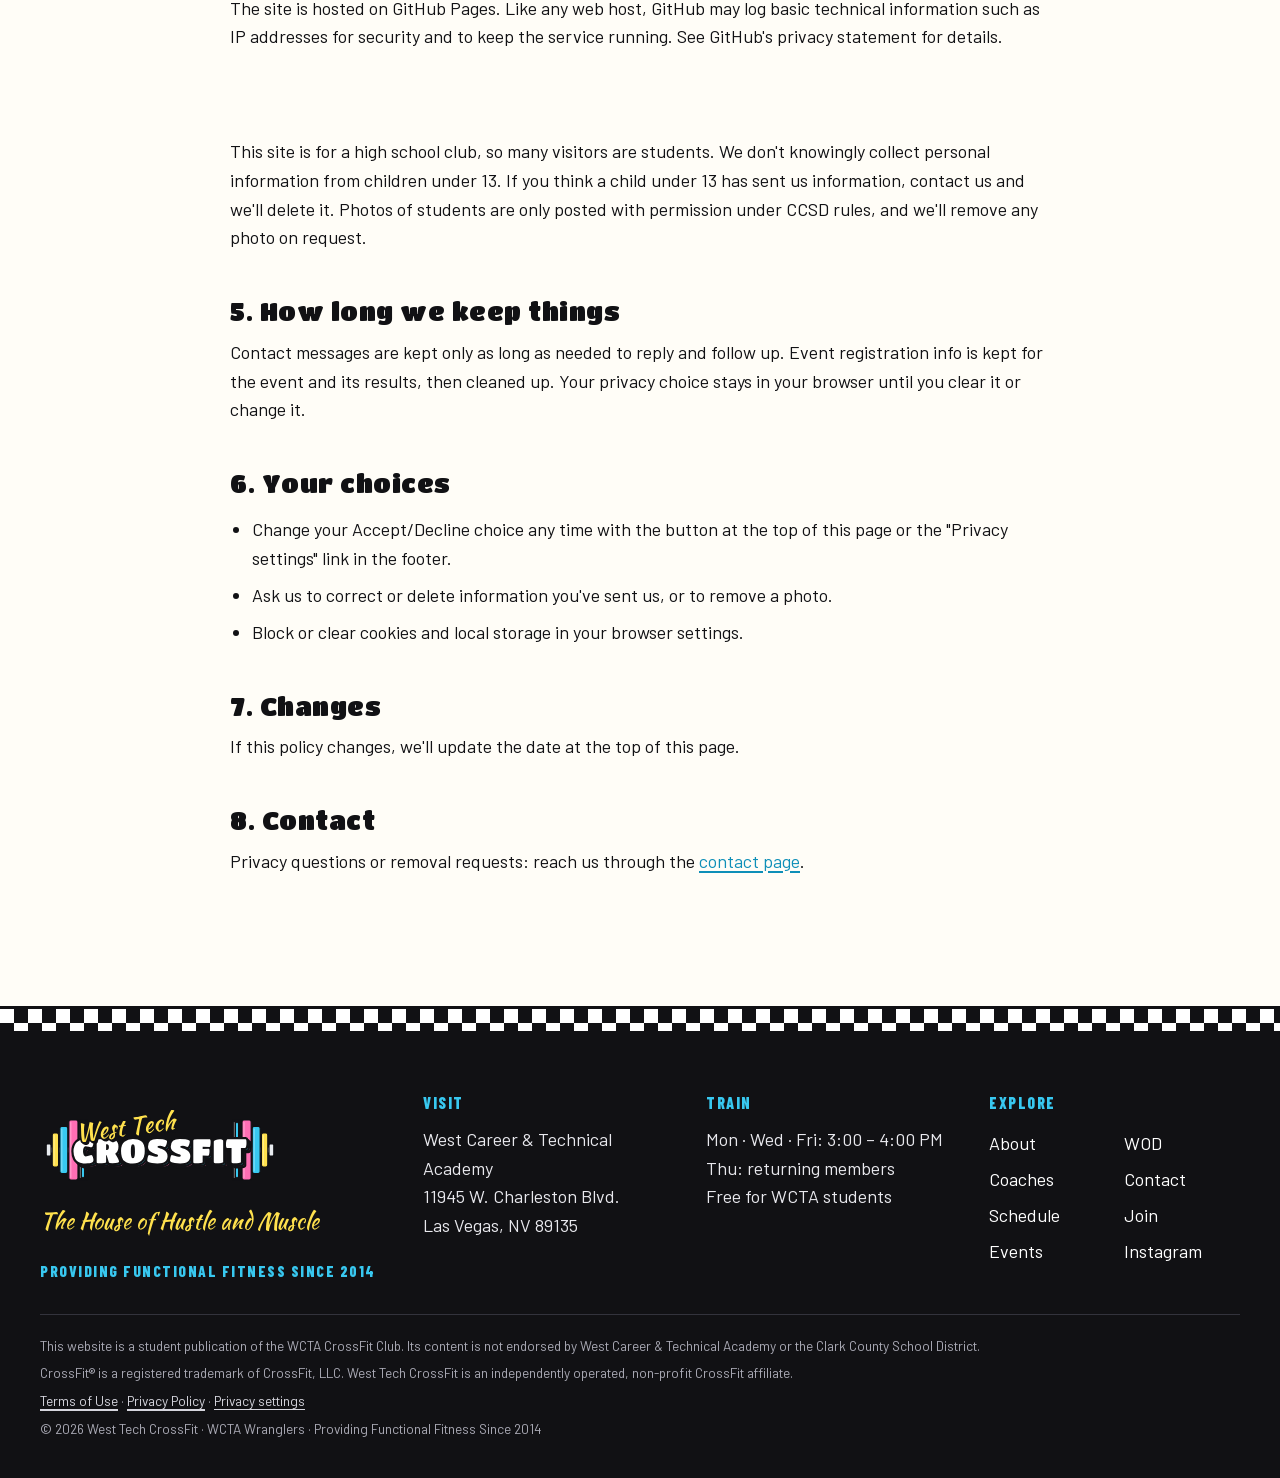
<file: privacy.html>
<!doctype html>
<html lang="en">
<head>
  <meta charset="utf-8">
  <meta name="viewport" content="width=device-width, initial-scale=1">
  <title>Privacy Policy · West Tech CrossFit</title>
  <meta name="description" content="How the West Tech CrossFit website handles your information and privacy choices.">
  <link rel="icon" href="assets/img/logo-mark.svg" type="image/svg+xml">
  <link rel="stylesheet" href="assets/fonts/fonts.css">
  <link rel="stylesheet" href="assets/css/style.css">
  <script>document.documentElement.classList.add("js")</script>
</head>
<body data-root="" data-page="privacy">
  <header id="site-header"></header>

  <main>
    <section class="page-hero pink">
      <div class="wrap">
        <span class="eyebrow">Legal</span>
        <h1>Privacy Policy</h1>
        <p class="lead">The short version: we don't sell anything, we don't run ads, and we don't track you. A few outside services only load if you say yes.</p>
      </div>
    </section>

    <section class="section">
      <div class="wrap legal-doc">
        <p class="note">Last updated: October 8, 2026</p>
        <p><button class="btn btn-yellow" type="button" data-consent-open>Change my privacy choice</button></p>

        <h2>1. What we collect</h2>
        <p><b>Nothing by default.</b> This site has no accounts, no ads and no analytics trackers. We host our own fonts, so browsing the site doesn't send your information to font services.</p>
        <ul>
          <li><b>Your privacy choice.</b> When you click Accept or Decline, your browser remembers the answer on your device (in "local storage") so the banner doesn't keep popping up. It never leaves your device.</li>
          <li><b>Messages you send us.</b> If you use the contact form, your name, email and message go to the club's email (or a form service such as Formspree, if the club sets one up) so a coach can reply. We only use it to answer you.</li>
          <li><b>Event sign-ups.</b> Registration for events happens on outside forms such as Google Forms. Whatever you enter there is collected by the club through that service and used to run the event.</li>
        </ul>

        <h2>2. Outside services and your choice</h2>
        <p>Some features load content from other companies. Those companies may set cookies or collect data like your IP address. They only load if you click <b>Accept</b>:</p>
        <ul>
          <li><b>Google Maps</b>: the map on the Schedule page.</li>
          <li><b>SugarWOD</b>: the live workout feed on the WOD page, when it's connected.</li>
          <li><b>Any future analytics or embeds</b> the club adds will follow the same rule.</li>
        </ul>
        <p>If you click <b>Decline</b>, those stay off and you'll see a button to load them one time if you want. Links to Instagram, the CrossFit Games or Google Forms only take you to those sites when you click them. Once you're there, their own privacy policies apply.</p>

        <h2>3. Hosting</h2>
        <p>The site is hosted on GitHub Pages. Like any web host, GitHub may log basic technical information such as IP addresses for security and to keep the service running. See GitHub's privacy statement for details.</p>

        <h2>4. Students and minors</h2>
        <p>This site is for a high school club, so many visitors are students. We don't knowingly collect personal information from children under 13. If you think a child under 13 has sent us information, contact us and we'll delete it. Photos of students are only posted with permission under CCSD rules, and we'll remove any photo on request.</p>

        <h2>5. How long we keep things</h2>
        <p>Contact messages are kept only as long as needed to reply and follow up. Event registration info is kept for the event and its results, then cleaned up. Your privacy choice stays in your browser until you clear it or change it.</p>

        <h2>6. Your choices</h2>
        <ul>
          <li>Change your Accept/Decline choice any time with the button at the top of this page or the "Privacy settings" link in the footer.</li>
          <li>Ask us to correct or delete information you've sent us, or to remove a photo.</li>
          <li>Block or clear cookies and local storage in your browser settings.</li>
        </ul>

        <h2>7. Changes</h2>
        <p>If this policy changes, we'll update the date at the top of this page.</p>

        <h2>8. Contact</h2>
        <p>Privacy questions or removal requests: reach us through the <a href="contact">contact page</a>.</p>
      </div>
    </section>
  </main>

  <footer id="site-footer"></footer>
  <script src="assets/js/config.js"></script>
  <script src="assets/js/site.js"></script>
</body>
</html>
</file>
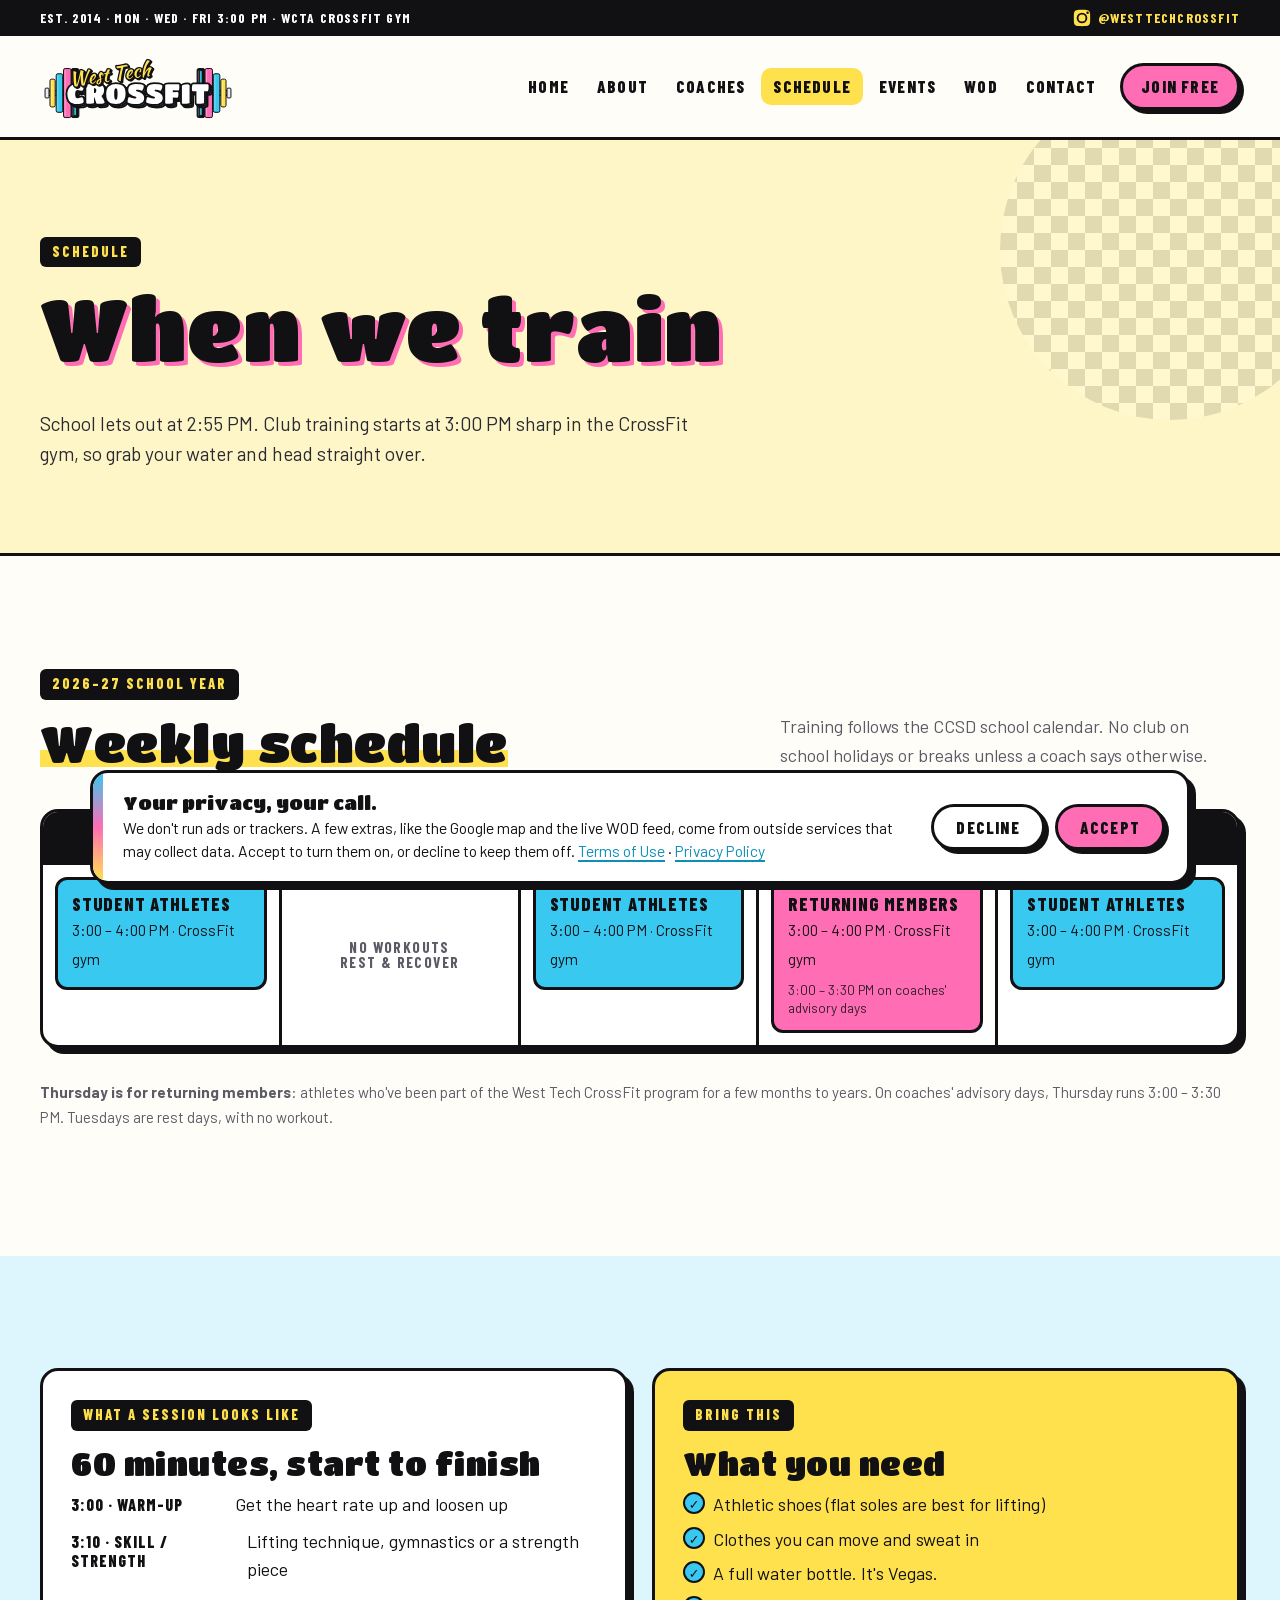
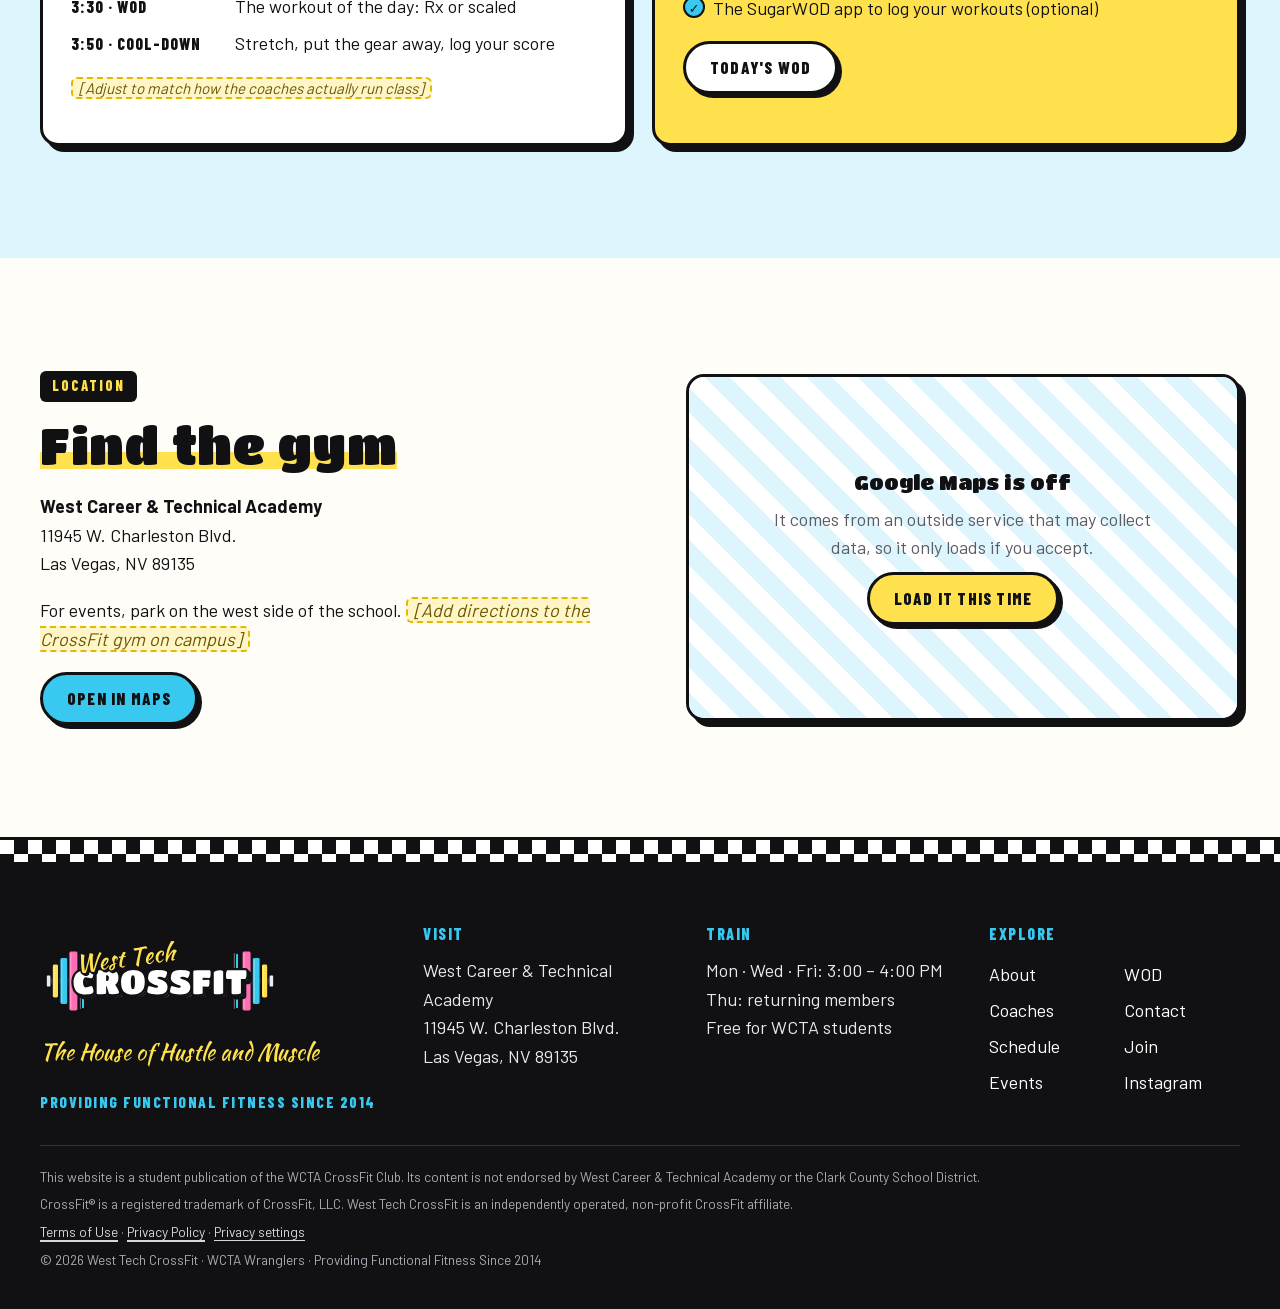
<file: schedule.html>
<!doctype html>
<html lang="en">
<head>
  <meta charset="utf-8">
  <meta name="viewport" content="width=device-width, initial-scale=1">
  <title>Schedule · West Tech CrossFit</title>
  <meta name="description" content="West Tech CrossFit trains Monday, Wednesday and Friday from 3:00 to 4:00 PM at West Career & Technical Academy, plus a Thursday session for returning members.">
  <link rel="icon" href="assets/img/logo-mark.svg" type="image/svg+xml">
  <link rel="stylesheet" href="assets/fonts/fonts.css">
  <link rel="stylesheet" href="assets/css/style.css">
  <script>document.documentElement.classList.add("js")</script>
</head>
<body data-root="" data-page="schedule">
  <header id="site-header"></header>

  <main>
    <section class="page-hero yellow">
      <div class="wrap">
        <span class="eyebrow">Schedule</span>
        <h1>When we train</h1>
        <p class="lead">School lets out at 2:55 PM. Club training starts at 3:00 PM sharp in the CrossFit gym, so grab your water and head straight over.</p>
      </div>
    </section>

    <section class="section">
      <div class="wrap">
        <div class="section-head">
          <div>
            <span class="eyebrow">2026–27 school year</span>
            <h2>Weekly schedule</h2>
          </div>
          <p>Training follows the CCSD school calendar. No club on school holidays or breaks unless a coach says otherwise.</p>
        </div>

        <div class="week reveal">
          <div class="day"><h3>Mon</h3><div class="slot"><strong>Student athletes</strong><span>3:00 – 4:00 PM · CrossFit gym</span></div></div>
          <div class="day"><h3>Tue</h3><p class="rest">No workouts<br>Rest &amp; recover</p></div>
          <div class="day"><h3>Wed</h3><div class="slot"><strong>Student athletes</strong><span>3:00 – 4:00 PM · CrossFit gym</span></div></div>
          <div class="day"><h3>Thu</h3><div class="slot crew"><strong>Returning members</strong><span>3:00 – 4:00 PM · CrossFit gym</span><small>3:00 – 3:30 PM on coaches' advisory days</small></div></div>
          <div class="day"><h3>Fri</h3><div class="slot"><strong>Student athletes</strong><span>3:00 – 4:00 PM · CrossFit gym</span></div></div>
        </div>
        <p class="note mt-2"><b>Thursday is for returning members</b>: athletes who've been part of the West Tech CrossFit program for a few months to years. On coaches' advisory days, Thursday runs 3:00 – 3:30 PM. Tuesdays are rest days, with no workout.</p>
      </div>
    </section>

    <section class="section bg-cyan">
      <div class="wrap grid grid-2">
        <div class="card reveal">
          <span class="eyebrow">What a session looks like</span>
          <h3 style="font-size:2rem">60 minutes, start to finish</h3>
          <ul class="timeline">
            <li><b>3:00 · Warm-up</b><span>Get the heart rate up and loosen up</span></li>
            <li><b>3:10 · Skill / strength</b><span>Lifting technique, gymnastics or a strength piece</span></li>
            <li><b>3:30 · WOD</b><span>The workout of the day: Rx or scaled</span></li>
            <li><b>3:50 · Cool-down</b><span>Stretch, put the gear away, log your score</span></li>
          </ul>
          <p class="note"><span class="tbd">[Adjust to match how the coaches actually run class]</span></p>
        </div>
        <div class="card yellow reveal">
          <span class="eyebrow">Bring this</span>
          <h3 style="font-size:2rem">What you need</h3>
          <ul class="checklist">
            <li>Athletic shoes (flat soles are best for lifting)</li>
            <li>Clothes you can move and sweat in</li>
            <li>A full water bottle. It's Vegas.</li>
            <li>The SugarWOD app to log your workouts (optional)</li>
          </ul>
          <a class="btn" href="wod">Today's WOD</a>
        </div>
      </div>
    </section>

    <section class="section">
      <div class="wrap split">
        <div class="reveal">
          <span class="eyebrow">Location</span>
          <h2>Find the gym</h2>
          <p><strong>West Career &amp; Technical Academy</strong><br>11945 W. Charleston Blvd.<br>Las Vegas, NV 89135</p>
          <p>For events, park on the west side of the school. <span class="tbd">[Add directions to the CrossFit gym on campus]</span></p>
          <a class="btn btn-cyan" href="https://maps.google.com/?q=11945+W+Charleston+Blvd,+Las+Vegas,+NV+89135" target="_blank" rel="noopener">Open in Maps</a>
        </div>
        <div class="map reveal" data-consent-embed="https://www.google.com/maps?q=11945+W+Charleston+Blvd,+Las+Vegas,+NV+89135&amp;output=embed" data-embed-title="Map to West Career &amp; Technical Academy" data-embed-name="Google Maps"></div>
      </div>
    </section>
  </main>

  <footer id="site-footer"></footer>
  <script src="assets/js/config.js"></script>
  <script src="assets/js/site.js"></script>
</body>
</html>
</file>
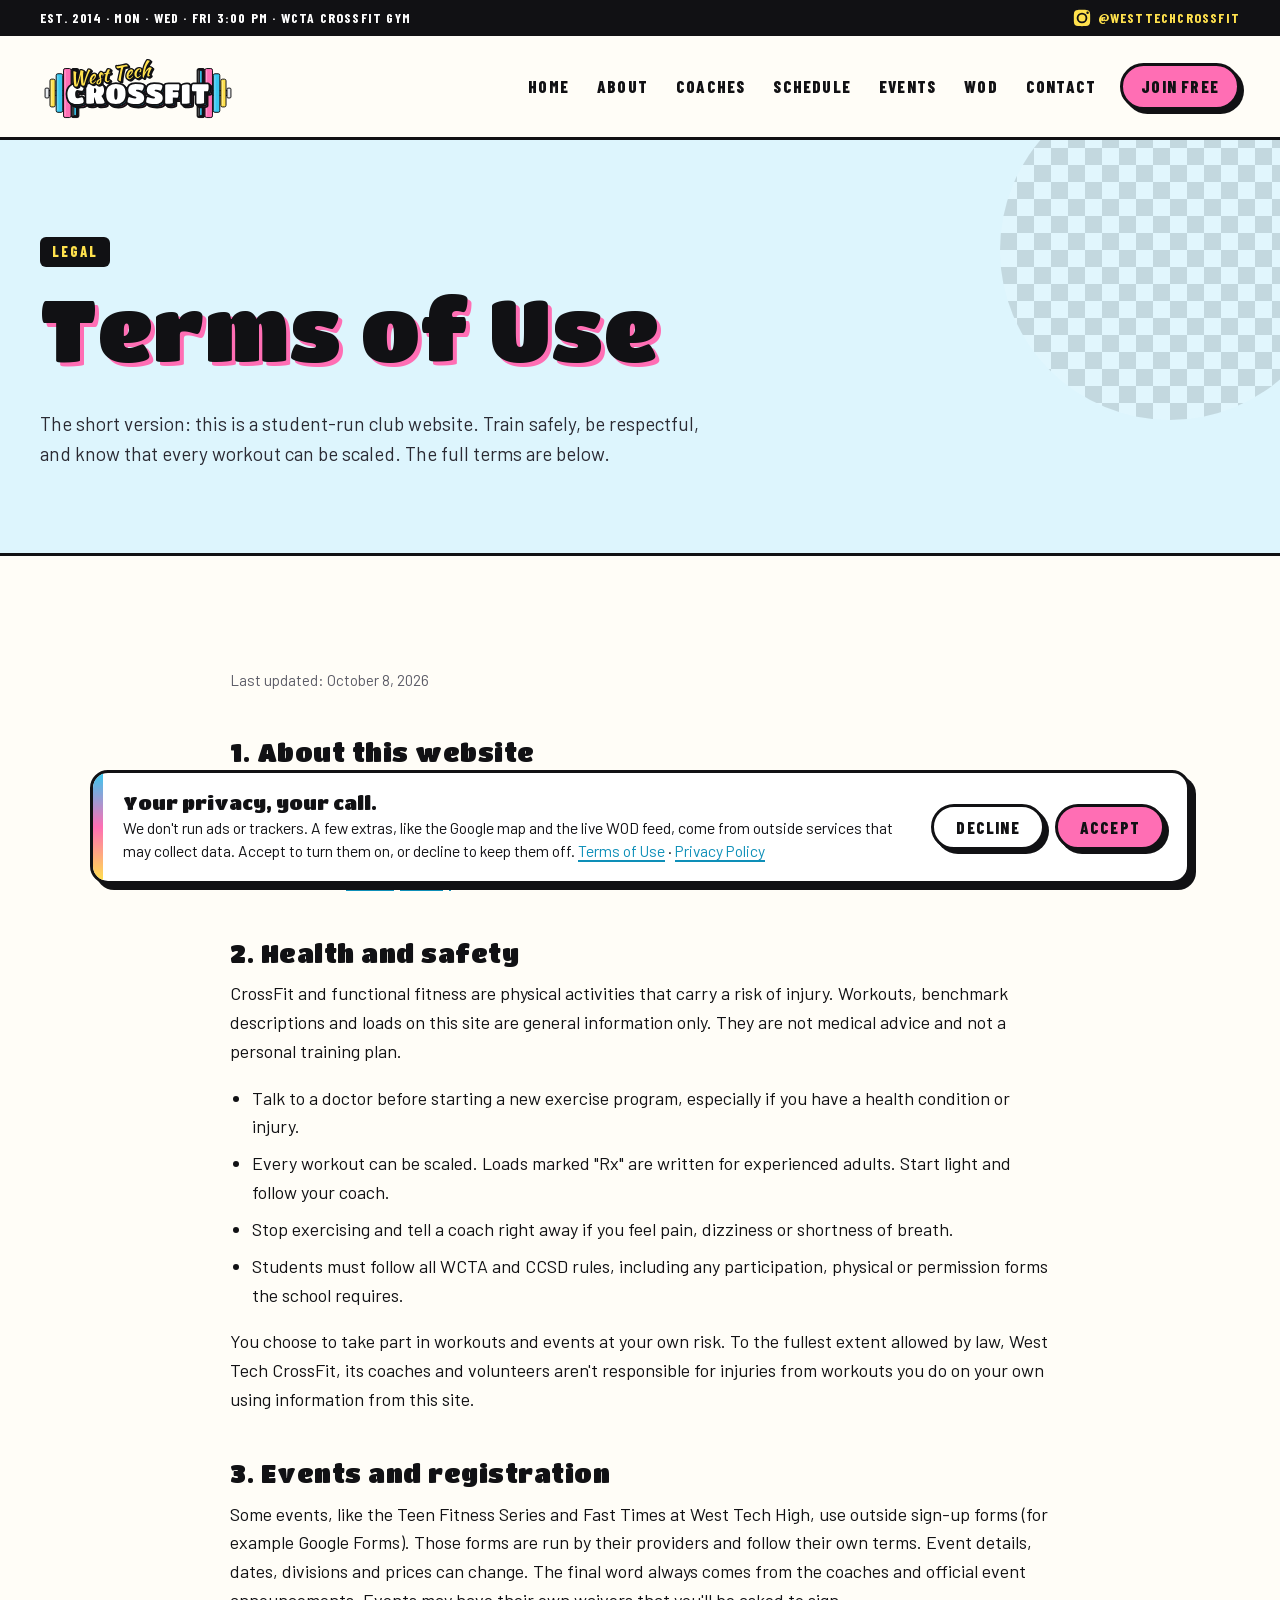
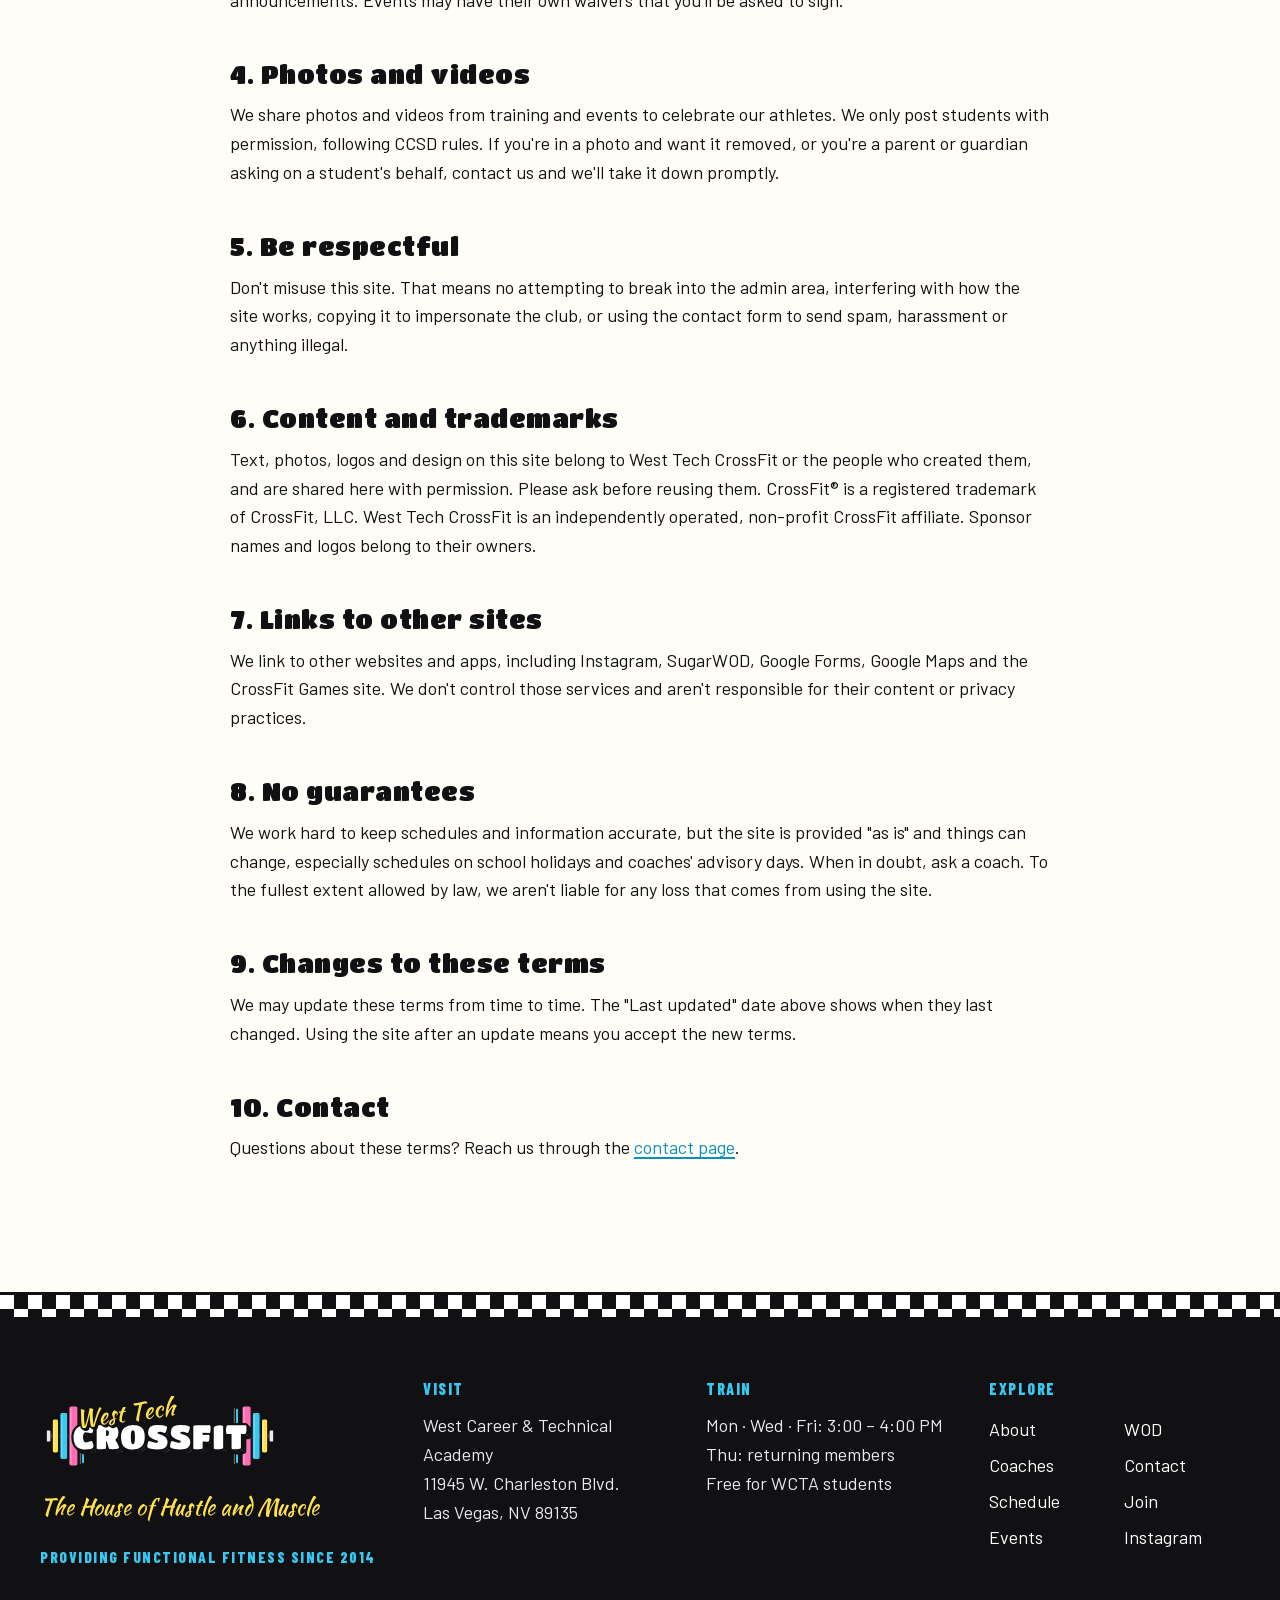
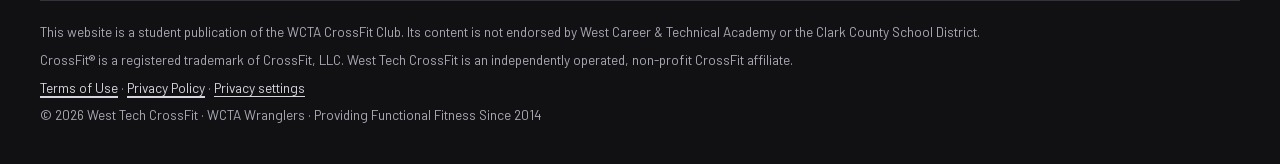
<file: terms.html>
<!doctype html>
<html lang="en">
<head>
  <meta charset="utf-8">
  <meta name="viewport" content="width=device-width, initial-scale=1">
  <title>Terms of Use · West Tech CrossFit</title>
  <meta name="description" content="Terms of use for the West Tech CrossFit website.">
  <link rel="icon" href="assets/img/logo-mark.svg" type="image/svg+xml">
  <link rel="stylesheet" href="assets/fonts/fonts.css">
  <link rel="stylesheet" href="assets/css/style.css">
  <script>document.documentElement.classList.add("js")</script>
</head>
<body data-root="" data-page="terms">
  <header id="site-header"></header>

  <main>
    <section class="page-hero">
      <div class="wrap">
        <span class="eyebrow">Legal</span>
        <h1>Terms of Use</h1>
        <p class="lead">The short version: this is a student-run club website. Train safely, be respectful, and know that every workout can be scaled. The full terms are below.</p>
      </div>
    </section>

    <section class="section">
      <div class="wrap legal-doc">
        <p class="note">Last updated: October 8, 2026</p>

        <h2>1. About this website</h2>
        <p>This website is run by the WCTA CrossFit Club ("West Tech CrossFit," "we," "us") at West Career &amp; Technical Academy in Las Vegas, Nevada. It is a student publication. Its content is not endorsed by West Career &amp; Technical Academy or the Clark County School District (CCSD). By using this site you agree to these Terms of Use and our <a href="privacy">Privacy Policy</a>. If you don't agree, please don't use the site.</p>

        <h2>2. Health and safety</h2>
        <p>CrossFit and functional fitness are physical activities that carry a risk of injury. Workouts, benchmark descriptions and loads on this site are general information only. They are not medical advice and not a personal training plan.</p>
        <ul>
          <li>Talk to a doctor before starting a new exercise program, especially if you have a health condition or injury.</li>
          <li>Every workout can be scaled. Loads marked "Rx" are written for experienced adults. Start light and follow your coach.</li>
          <li>Stop exercising and tell a coach right away if you feel pain, dizziness or shortness of breath.</li>
          <li>Students must follow all WCTA and CCSD rules, including any participation, physical or permission forms the school requires.</li>
        </ul>
        <p>You choose to take part in workouts and events at your own risk. To the fullest extent allowed by law, West Tech CrossFit, its coaches and volunteers aren't responsible for injuries from workouts you do on your own using information from this site.</p>

        <h2>3. Events and registration</h2>
        <p>Some events, like the Teen Fitness Series and Fast Times at West Tech High, use outside sign-up forms (for example Google Forms). Those forms are run by their providers and follow their own terms. Event details, dates, divisions and prices can change. The final word always comes from the coaches and official event announcements. Events may have their own waivers that you'll be asked to sign.</p>

        <h2>4. Photos and videos</h2>
        <p>We share photos and videos from training and events to celebrate our athletes. We only post students with permission, following CCSD rules. If you're in a photo and want it removed, or you're a parent or guardian asking on a student's behalf, contact us and we'll take it down promptly.</p>

        <h2>5. Be respectful</h2>
        <p>Don't misuse this site. That means no attempting to break into the admin area, interfering with how the site works, copying it to impersonate the club, or using the contact form to send spam, harassment or anything illegal.</p>

        <h2>6. Content and trademarks</h2>
        <p>Text, photos, logos and design on this site belong to West Tech CrossFit or the people who created them, and are shared here with permission. Please ask before reusing them. CrossFit® is a registered trademark of CrossFit, LLC. West Tech CrossFit is an independently operated, non-profit CrossFit affiliate. Sponsor names and logos belong to their owners.</p>

        <h2>7. Links to other sites</h2>
        <p>We link to other websites and apps, including Instagram, SugarWOD, Google Forms, Google Maps and the CrossFit Games site. We don't control those services and aren't responsible for their content or privacy practices.</p>

        <h2>8. No guarantees</h2>
        <p>We work hard to keep schedules and information accurate, but the site is provided "as is" and things can change, especially schedules on school holidays and coaches' advisory days. When in doubt, ask a coach. To the fullest extent allowed by law, we aren't liable for any loss that comes from using the site.</p>

        <h2>9. Changes to these terms</h2>
        <p>We may update these terms from time to time. The "Last updated" date above shows when they last changed. Using the site after an update means you accept the new terms.</p>

        <h2>10. Contact</h2>
        <p>Questions about these terms? Reach us through the <a href="contact">contact page</a>.</p>
      </div>
    </section>
  </main>

  <footer id="site-footer"></footer>
  <script src="assets/js/config.js"></script>
  <script src="assets/js/site.js"></script>
</body>
</html>
</file>
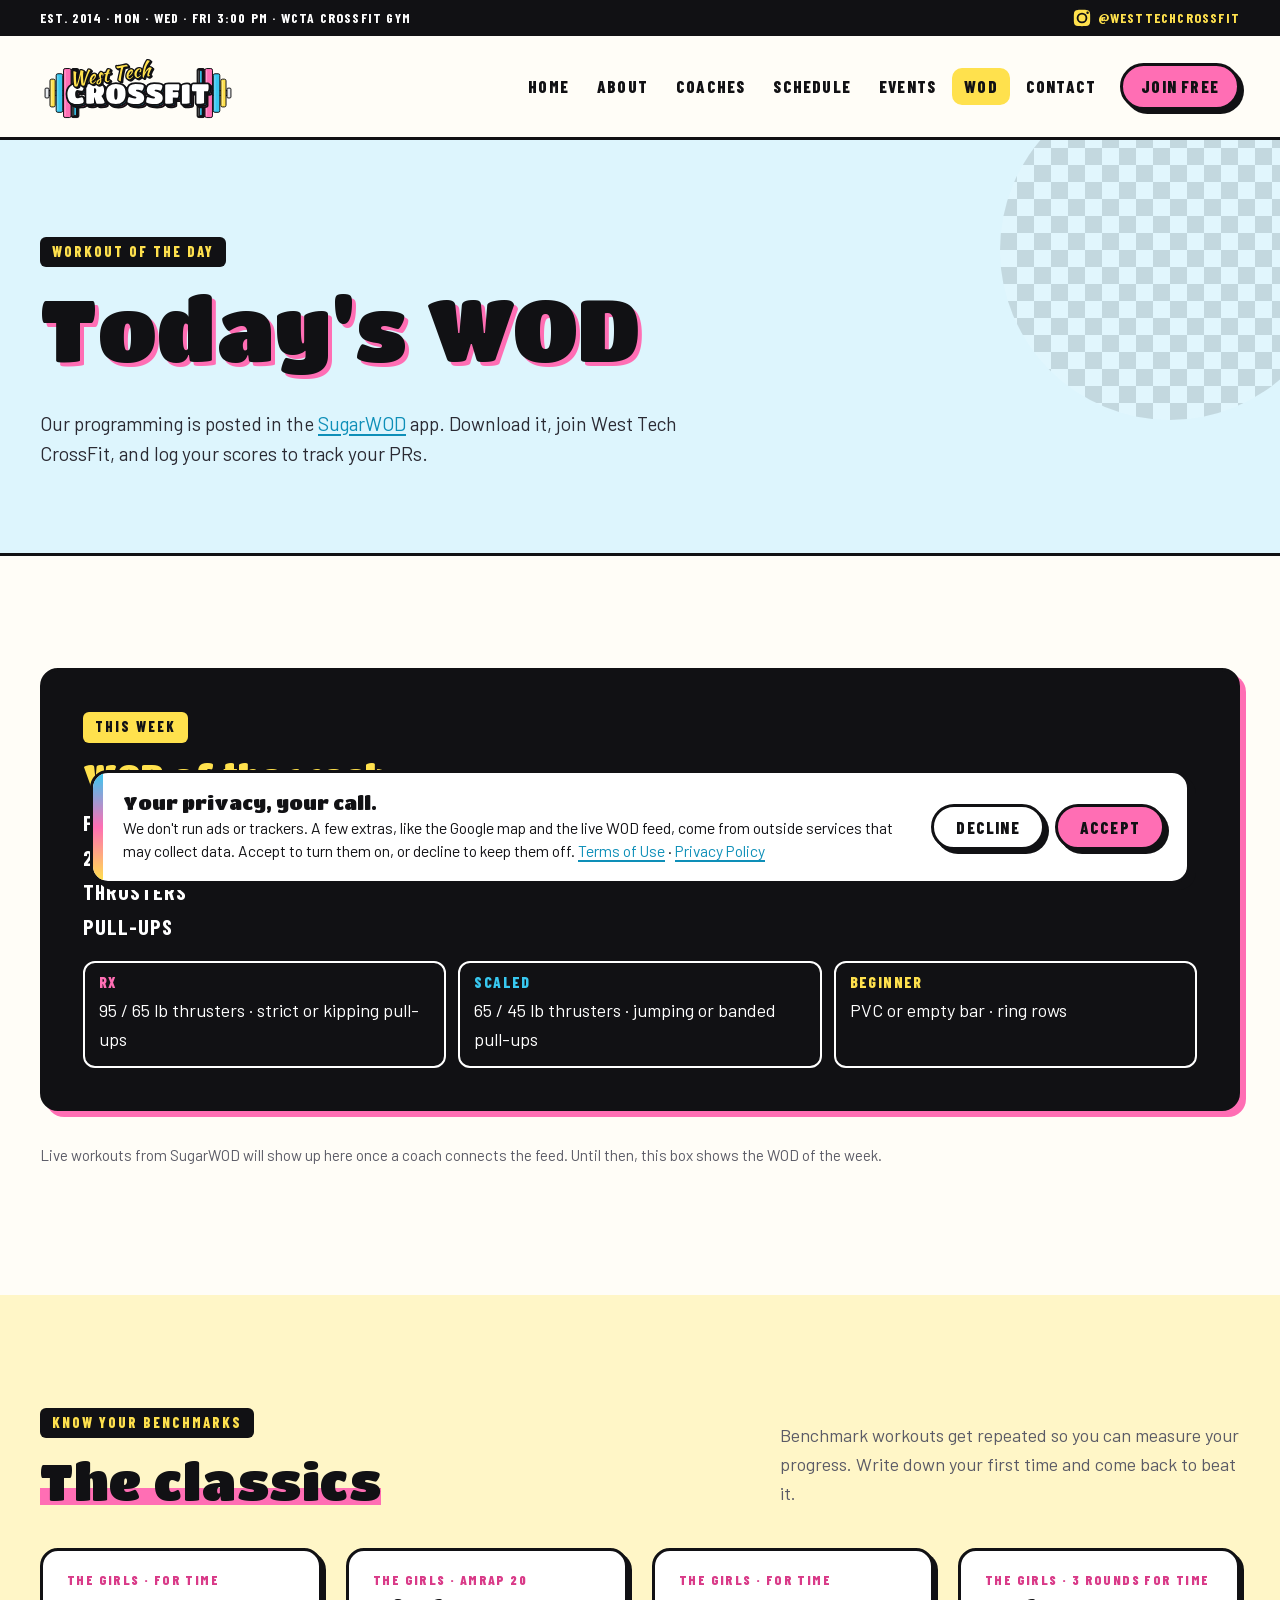
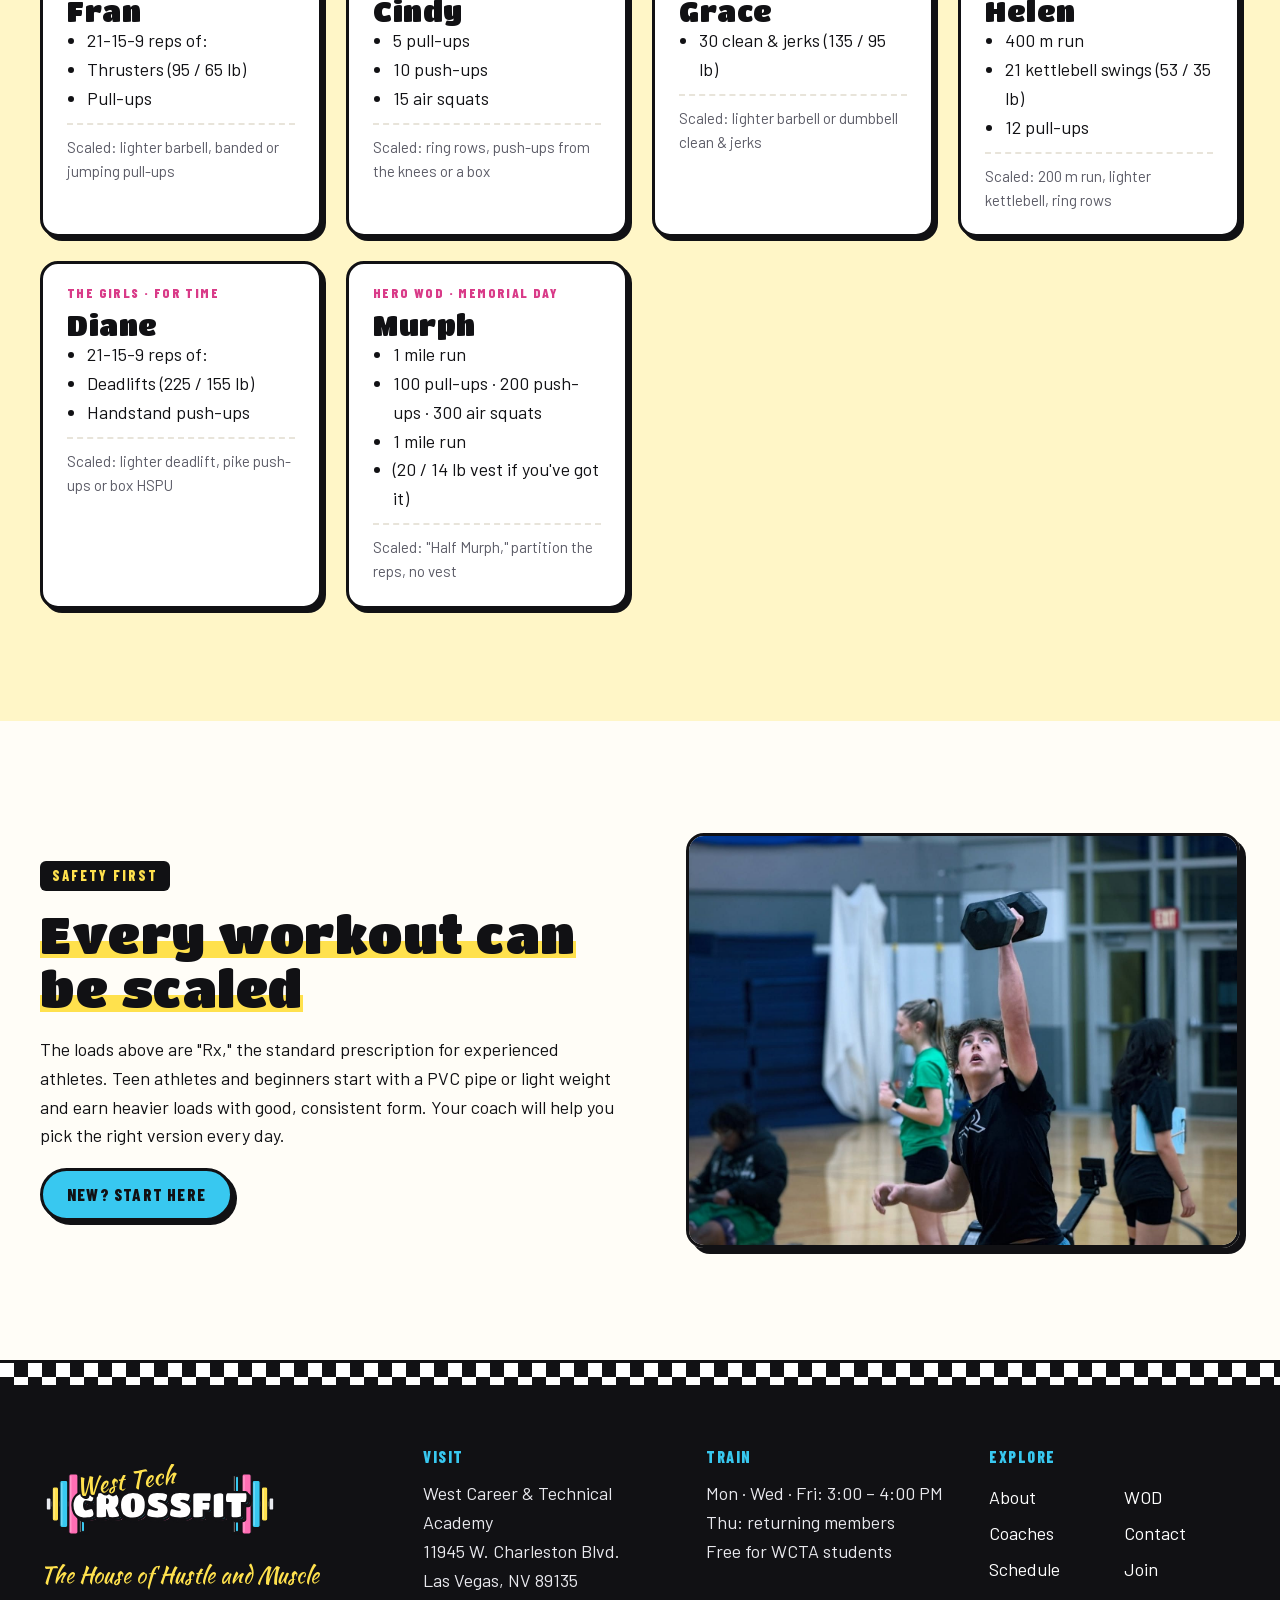
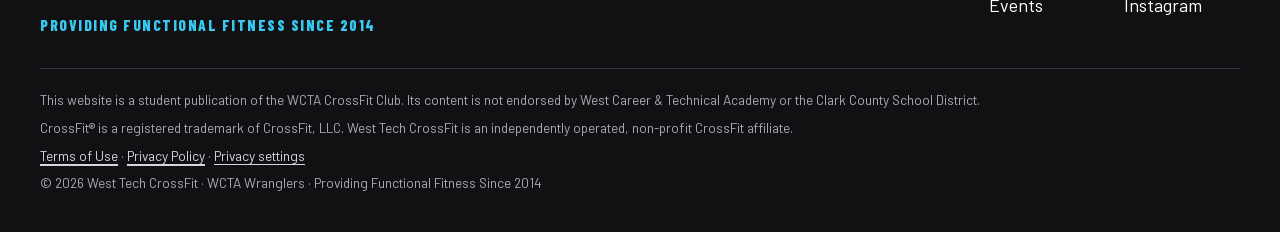
<file: wod.html>
<!doctype html>
<html lang="en">
<head>
  <meta charset="utf-8">
  <meta name="viewport" content="width=device-width, initial-scale=1">
  <title>WOD · West Tech CrossFit</title>
  <meta name="description" content="West Tech CrossFit's workout of the day and the benchmark workouts every athlete should know.">
  <link rel="icon" href="assets/img/logo-mark.svg" type="image/svg+xml">
  <link rel="stylesheet" href="assets/fonts/fonts.css">
  <link rel="stylesheet" href="assets/css/style.css">
  <script>document.documentElement.classList.add("js")</script>
</head>
<body data-root="" data-page="wod">
  <header id="site-header"></header>

  <main>
    <section class="page-hero">
      <div class="wrap">
        <span class="eyebrow">Workout of the day</span>
        <h1>Today's WOD</h1>
        <p class="lead">Our programming is posted in the <a href="https://www.sugarwod.com" target="_blank" rel="noopener">SugarWOD</a> app. Download it, join West Tech CrossFit, and log your scores to track your PRs.</p>
      </div>
    </section>

    <section class="section">
      <div class="wrap">
        <!-- When SUGARWOD_HTML_URL is set in assets/js/config.js, the live SugarWOD feed replaces everything inside this box. -->
        <div id="sugarwod-embed">
          <div class="wod-board reveal">
            <span class="eyebrow" style="background:var(--yellow);color:var(--ink)">This week</span>
            <h3>WOD of the week <span class="tbd" style="font-size:1rem;font-family:var(--font-body)">[update weekly]</span></h3>
            <div class="movements">For time:<br>21-15-9<br>Thrusters<br>Pull-ups</div>
            <div class="scales">
              <div class="scale"><b>Rx</b>95 / 65 lb thrusters · strict or kipping pull-ups</div>
              <div class="scale"><b>Scaled</b>65 / 45 lb thrusters · jumping or banded pull-ups</div>
              <div class="scale"><b>Beginner</b>PVC or empty bar · ring rows</div>
            </div>
          </div>
        </div>
        <p class="note mt-2">Live workouts from SugarWOD will show up here once a coach connects the feed. Until then, this box shows the WOD of the week.</p>
      </div>
    </section>

    <section class="section bg-yellow">
      <div class="wrap">
        <div class="section-head">
          <div>
            <span class="eyebrow">Know your benchmarks</span>
            <h2>The classics</h2>
          </div>
          <p>Benchmark workouts get repeated so you can measure your progress. Write down your first time and come back to beat it.</p>
        </div>
        <div class="grid grid-3">
          <div class="bench reveal">
            <span class="type">The Girls · For time</span>
            <h3>Fran</h3>
            <ul><li>21-15-9 reps of:</li><li>Thrusters (95 / 65 lb)</li><li>Pull-ups</li></ul>
            <p class="scaled">Scaled: lighter barbell, banded or jumping pull-ups</p>
          </div>
          <div class="bench reveal">
            <span class="type">The Girls · AMRAP 20</span>
            <h3>Cindy</h3>
            <ul><li>5 pull-ups</li><li>10 push-ups</li><li>15 air squats</li></ul>
            <p class="scaled">Scaled: ring rows, push-ups from the knees or a box</p>
          </div>
          <div class="bench reveal">
            <span class="type">The Girls · For time</span>
            <h3>Grace</h3>
            <ul><li>30 clean &amp; jerks (135 / 95 lb)</li></ul>
            <p class="scaled">Scaled: lighter barbell or dumbbell clean &amp; jerks</p>
          </div>
          <div class="bench reveal">
            <span class="type">The Girls · 3 rounds for time</span>
            <h3>Helen</h3>
            <ul><li>400 m run</li><li>21 kettlebell swings (53 / 35 lb)</li><li>12 pull-ups</li></ul>
            <p class="scaled">Scaled: 200 m run, lighter kettlebell, ring rows</p>
          </div>
          <div class="bench reveal">
            <span class="type">The Girls · For time</span>
            <h3>Diane</h3>
            <ul><li>21-15-9 reps of:</li><li>Deadlifts (225 / 155 lb)</li><li>Handstand push-ups</li></ul>
            <p class="scaled">Scaled: lighter deadlift, pike push-ups or box HSPU</p>
          </div>
          <div class="bench reveal">
            <span class="type">Hero WOD · Memorial Day</span>
            <h3>Murph</h3>
            <ul><li>1 mile run</li><li>100 pull-ups · 200 push-ups · 300 air squats</li><li>1 mile run</li><li>(20 / 14 lb vest if you've got it)</li></ul>
            <p class="scaled">Scaled: "Half Murph," partition the reps, no vest</p>
          </div>
        </div>
      </div>
    </section>

    <section class="section">
      <div class="wrap split">
        <div class="reveal">
          <span class="eyebrow">Safety first</span>
          <h2>Every workout can be scaled</h2>
          <p>The loads above are "Rx," the standard prescription for experienced athletes. Teen athletes and beginners start with a PVC pipe or light weight and earn heavier loads with good, consistent form. Your coach will help you pick the right version every day.</p>
          <a class="btn btn-cyan" href="join">New? Start here</a>
        </div>
        <div class="framed reveal" style="aspect-ratio: 4 / 3"><img src="images/gallery/dumbbell-snatch.jpg" alt="Athlete moving a dumbbell overhead with control" loading="lazy"></div>
      </div>
    </section>
  </main>

  <footer id="site-footer"></footer>
  <script src="assets/js/config.js"></script>
  <script src="assets/js/site.js"></script>
</body>
</html>
</file>
<file: assets/fonts/fonts.css>
/* Self-hosted fonts (SIL Open Font License) — no requests to Google. */
@font-face { font-family: 'Barlow'; font-style: normal; font-weight: 400; font-display: swap; src: url('barlow-400-latin-ext.woff2') format('woff2'); unicode-range: U+0100-02BA, U+02BD-02C5, U+02C7-02CC, U+02CE-02D7, U+02DD-02FF, U+0304, U+0308, U+0329, U+1D00-1DBF, U+1E00-1E9F, U+1EF2-1EFF, U+2020, U+20A0-20AB, U+20AD-20C4, U+2113, U+2C60-2C7F, U+A720-A7FF; }
@font-face { font-family: 'Barlow'; font-style: normal; font-weight: 400; font-display: swap; src: url('barlow-400-latin.woff2') format('woff2'); unicode-range: U+0000-00FF, U+0131, U+0152-0153, U+02BB-02BC, U+02C6, U+02DA, U+02DC, U+0304, U+0308, U+0329, U+2000-206F, U+20AC, U+2122, U+2191, U+2193, U+2212, U+2215, U+FEFF, U+FFFD; }
@font-face { font-family: 'Barlow'; font-style: normal; font-weight: 500; font-display: swap; src: url('barlow-500-latin-ext.woff2') format('woff2'); unicode-range: U+0100-02BA, U+02BD-02C5, U+02C7-02CC, U+02CE-02D7, U+02DD-02FF, U+0304, U+0308, U+0329, U+1D00-1DBF, U+1E00-1E9F, U+1EF2-1EFF, U+2020, U+20A0-20AB, U+20AD-20C4, U+2113, U+2C60-2C7F, U+A720-A7FF; }
@font-face { font-family: 'Barlow'; font-style: normal; font-weight: 500; font-display: swap; src: url('barlow-500-latin.woff2') format('woff2'); unicode-range: U+0000-00FF, U+0131, U+0152-0153, U+02BB-02BC, U+02C6, U+02DA, U+02DC, U+0304, U+0308, U+0329, U+2000-206F, U+20AC, U+2122, U+2191, U+2193, U+2212, U+2215, U+FEFF, U+FFFD; }
@font-face { font-family: 'Barlow'; font-style: normal; font-weight: 600; font-display: swap; src: url('barlow-600-latin-ext.woff2') format('woff2'); unicode-range: U+0100-02BA, U+02BD-02C5, U+02C7-02CC, U+02CE-02D7, U+02DD-02FF, U+0304, U+0308, U+0329, U+1D00-1DBF, U+1E00-1E9F, U+1EF2-1EFF, U+2020, U+20A0-20AB, U+20AD-20C4, U+2113, U+2C60-2C7F, U+A720-A7FF; }
@font-face { font-family: 'Barlow'; font-style: normal; font-weight: 600; font-display: swap; src: url('barlow-600-latin.woff2') format('woff2'); unicode-range: U+0000-00FF, U+0131, U+0152-0153, U+02BB-02BC, U+02C6, U+02DA, U+02DC, U+0304, U+0308, U+0329, U+2000-206F, U+20AC, U+2122, U+2191, U+2193, U+2212, U+2215, U+FEFF, U+FFFD; }
@font-face { font-family: 'Barlow'; font-style: normal; font-weight: 700; font-display: swap; src: url('barlow-700-latin-ext.woff2') format('woff2'); unicode-range: U+0100-02BA, U+02BD-02C5, U+02C7-02CC, U+02CE-02D7, U+02DD-02FF, U+0304, U+0308, U+0329, U+1D00-1DBF, U+1E00-1E9F, U+1EF2-1EFF, U+2020, U+20A0-20AB, U+20AD-20C4, U+2113, U+2C60-2C7F, U+A720-A7FF; }
@font-face { font-family: 'Barlow'; font-style: normal; font-weight: 700; font-display: swap; src: url('barlow-700-latin.woff2') format('woff2'); unicode-range: U+0000-00FF, U+0131, U+0152-0153, U+02BB-02BC, U+02C6, U+02DA, U+02DC, U+0304, U+0308, U+0329, U+2000-206F, U+20AC, U+2122, U+2191, U+2193, U+2212, U+2215, U+FEFF, U+FFFD; }
@font-face { font-family: 'Barlow Condensed'; font-style: normal; font-weight: 600; font-display: swap; src: url('barlow-condensed-600-latin-ext.woff2') format('woff2'); unicode-range: U+0100-02BA, U+02BD-02C5, U+02C7-02CC, U+02CE-02D7, U+02DD-02FF, U+0304, U+0308, U+0329, U+1D00-1DBF, U+1E00-1E9F, U+1EF2-1EFF, U+2020, U+20A0-20AB, U+20AD-20C4, U+2113, U+2C60-2C7F, U+A720-A7FF; }
@font-face { font-family: 'Barlow Condensed'; font-style: normal; font-weight: 600; font-display: swap; src: url('barlow-condensed-600-latin.woff2') format('woff2'); unicode-range: U+0000-00FF, U+0131, U+0152-0153, U+02BB-02BC, U+02C6, U+02DA, U+02DC, U+0304, U+0308, U+0329, U+2000-206F, U+20AC, U+2122, U+2191, U+2193, U+2212, U+2215, U+FEFF, U+FFFD; }
@font-face { font-family: 'Barlow Condensed'; font-style: normal; font-weight: 700; font-display: swap; src: url('barlow-condensed-700-latin-ext.woff2') format('woff2'); unicode-range: U+0100-02BA, U+02BD-02C5, U+02C7-02CC, U+02CE-02D7, U+02DD-02FF, U+0304, U+0308, U+0329, U+1D00-1DBF, U+1E00-1E9F, U+1EF2-1EFF, U+2020, U+20A0-20AB, U+20AD-20C4, U+2113, U+2C60-2C7F, U+A720-A7FF; }
@font-face { font-family: 'Barlow Condensed'; font-style: normal; font-weight: 700; font-display: swap; src: url('barlow-condensed-700-latin.woff2') format('woff2'); unicode-range: U+0000-00FF, U+0131, U+0152-0153, U+02BB-02BC, U+02C6, U+02DA, U+02DC, U+0304, U+0308, U+0329, U+2000-206F, U+20AC, U+2122, U+2191, U+2193, U+2212, U+2215, U+FEFF, U+FFFD; }
@font-face { font-family: 'Barlow Condensed'; font-style: normal; font-weight: 800; font-display: swap; src: url('barlow-condensed-800-latin-ext.woff2') format('woff2'); unicode-range: U+0100-02BA, U+02BD-02C5, U+02C7-02CC, U+02CE-02D7, U+02DD-02FF, U+0304, U+0308, U+0329, U+1D00-1DBF, U+1E00-1E9F, U+1EF2-1EFF, U+2020, U+20A0-20AB, U+20AD-20C4, U+2113, U+2C60-2C7F, U+A720-A7FF; }
@font-face { font-family: 'Barlow Condensed'; font-style: normal; font-weight: 800; font-display: swap; src: url('barlow-condensed-800-latin.woff2') format('woff2'); unicode-range: U+0000-00FF, U+0131, U+0152-0153, U+02BB-02BC, U+02C6, U+02DA, U+02DC, U+0304, U+0308, U+0329, U+2000-206F, U+20AC, U+2122, U+2191, U+2193, U+2212, U+2215, U+FEFF, U+FFFD; }
@font-face { font-family: 'Kaushan Script'; font-style: normal; font-weight: 400; font-display: swap; src: url('kaushan-script-400-latin-ext.woff2') format('woff2'); unicode-range: U+0100-02BA, U+02BD-02C5, U+02C7-02CC, U+02CE-02D7, U+02DD-02FF, U+0304, U+0308, U+0329, U+1D00-1DBF, U+1E00-1E9F, U+1EF2-1EFF, U+2020, U+20A0-20AB, U+20AD-20C4, U+2113, U+2C60-2C7F, U+A720-A7FF; }
@font-face { font-family: 'Kaushan Script'; font-style: normal; font-weight: 400; font-display: swap; src: url('kaushan-script-400-latin.woff2') format('woff2'); unicode-range: U+0000-00FF, U+0131, U+0152-0153, U+02BB-02BC, U+02C6, U+02DA, U+02DC, U+0304, U+0308, U+0329, U+2000-206F, U+20AC, U+2122, U+2191, U+2193, U+2212, U+2215, U+FEFF, U+FFFD; }
@font-face { font-family: 'Titan One'; font-style: normal; font-weight: 400; font-display: swap; src: url('titan-one-400-latin-ext.woff2') format('woff2'); unicode-range: U+0100-02BA, U+02BD-02C5, U+02C7-02CC, U+02CE-02D7, U+02DD-02FF, U+0304, U+0308, U+0329, U+1D00-1DBF, U+1E00-1E9F, U+1EF2-1EFF, U+2020, U+20A0-20AB, U+20AD-20C4, U+2113, U+2C60-2C7F, U+A720-A7FF; }
@font-face { font-family: 'Titan One'; font-style: normal; font-weight: 400; font-display: swap; src: url('titan-one-400-latin.woff2') format('woff2'); unicode-range: U+0000-00FF, U+0131, U+0152-0153, U+02BB-02BC, U+02C6, U+02DA, U+02DC, U+0304, U+0308, U+0329, U+2000-206F, U+20AC, U+2122, U+2191, U+2193, U+2212, U+2215, U+FEFF, U+FFFD; }
</file>
<file: admin/admin.css>
:root {
  --bg: #0F0F14; --bg2: #16161D; --bg3: #1E1E28; --line: #2A2A36; --line2: #3A3A48;
  --text: #EDEDF3; --dim: #A3A3B5; --faint: #6E6E80;
  --cyan: #38C8F0; --pink: #FF6EB4; --yellow: #FFE14D; --green: #4ADE80; --red: #FF6B6B; --purple: #9B7BFF;
  --r: 12px;
  --ui: "Barlow", system-ui, -apple-system, "Segoe UI", sans-serif;
  --cond: "Barlow Condensed", "Arial Narrow", sans-serif;
  --display: "Titan One", "Arial Black", sans-serif;
}
* { box-sizing: border-box; }
html, body { height: 100%; }
body { margin: 0; background: var(--bg); color: var(--text); font: 400 15px/1.45 var(--ui); -webkit-font-smoothing: antialiased; }
button, input, select, textarea { font: inherit; color: inherit; }
a { color: var(--cyan); }
.hidden { display: none !important; }
.ic { width: 18px; height: 18px; flex: none; }
code { background: var(--bg3); padding: 1px 6px; border-radius: 6px; font-size: .9em; }

/* Buttons */
.btn { display: inline-flex; align-items: center; justify-content: center; gap: 8px; padding: 9px 14px; border-radius: 10px; border: 1px solid var(--line2); background: var(--bg3); color: var(--text); font-weight: 600; text-decoration: none; cursor: pointer; transition: background .15s, border-color .15s, transform .1s; white-space: nowrap; }
.btn:hover { background: #262632; border-color: #4A4A5C; }
.btn:active { transform: translateY(1px); }
.btn:disabled { opacity: .5; cursor: not-allowed; }
.btn.primary { background: var(--pink); border-color: var(--pink); color: #111; }
.btn.primary:hover { background: #ff85c1; }
.btn.danger { background: transparent; border-color: #5a2a2a; color: var(--red); }
.btn.danger:hover { background: #2a1616; }
.btn.ghost { background: transparent; }
.btn.big { padding: 13px 20px; font-size: 1.05rem; border-radius: 12px; }
.btn.small { padding: 6px 10px; font-size: .88rem; border-radius: 8px; }
.btn.block { width: 100%; }
.btn.publish { background: var(--yellow); border-color: var(--yellow); color: #111; font-weight: 800; }
.btn.publish:hover { background: #fff07a; }
.btn.publish .count { background: #111; color: var(--yellow); border-radius: 999px; padding: 0 7px; font-size: .8rem; line-height: 1.5; }
.icon-btn { display: inline-grid; place-items: center; width: 32px; height: 32px; border-radius: 8px; border: 0; background: transparent; color: var(--dim); cursor: pointer; }
.icon-btn:hover { background: var(--bg3); color: var(--text); }
.pill { display: inline-flex; align-items: center; gap: 6px; padding: 2px 9px; border-radius: 999px; font: 700 .78rem/1.6 var(--cond); letter-spacing: .8px; text-transform: uppercase; background: var(--bg3); color: var(--dim); }
.pill.warn { background: #3a3110; color: var(--yellow); }
.pill.pink { background: #3a1a2b; color: var(--pink); }
.pill.green { background: #12301f; color: var(--green); }

/* Login */
.login { min-height: 100%; display: grid; place-items: center; padding: 24px; background: radial-gradient(circle at 20% 10%, #24324a 0, transparent 40%), radial-gradient(circle at 80% 90%, #3b1c33 0, transparent 40%), var(--bg); }
.login-card { width: min(440px, 100%); text-align: center; background: var(--bg2); border: 1px solid var(--line); border-radius: 20px; padding: 36px 32px 28px; box-shadow: 0 30px 80px rgba(0,0,0,.45); }
.login-logo { width: 240px; margin: 0 auto 8px; display: block; }
.login-card h1 { font: 400 2rem/1.1 var(--display); margin: 8px 0 6px; }
.login-card p { color: var(--dim); margin: 0 0 20px; }
.login-card .btn { width: 100%; }
.back-link { display: inline-block; margin-top: 18px; color: var(--dim); text-decoration: none; font-size: .92rem; }
.alert { text-align: left; background: var(--bg3); border: 1px solid var(--line2); border-left: 4px solid var(--cyan); border-radius: 10px; padding: 10px 12px; margin: 0 0 16px; font-size: .92rem; color: var(--text); }
.alert.error { border-left-color: var(--red); }
.alert.warn { border-left-color: var(--yellow); }
.alert.success { border-left-color: var(--green); }

/* Layout */
.app { height: 100vh; display: grid; grid-template-columns: 56px 290px 1fr 330px; grid-template-rows: 58px 1fr; grid-template-areas: "bar bar bar bar" "rail panel stage insp"; }
.app.panel-closed { grid-template-columns: 56px 0 1fr 330px; }
.bar { grid-area: bar; display: flex; align-items: center; justify-content: space-between; gap: 12px; padding: 0 12px; background: var(--bg2); border-bottom: 1px solid var(--line); }
.bar-left, .bar-mid, .bar-right { display: flex; align-items: center; gap: 10px; min-width: 0; }
.bar-mark { width: 34px; height: 34px; }
.bar-title { display: flex; flex-direction: column; line-height: 1.15; min-width: 0; }
.bar-title strong { font: 400 1rem/1.1 var(--display); letter-spacing: .3px; }
.bar-title span { color: var(--dim); font-size: .85rem; white-space: nowrap; overflow: hidden; text-overflow: ellipsis; max-width: 260px; }
.bar-title span .dot { color: var(--yellow); }
.seg { display: inline-flex; background: var(--bg); border: 1px solid var(--line); border-radius: 10px; padding: 3px; gap: 2px; }
.seg button { display: inline-flex; align-items: center; gap: 6px; border: 0; background: transparent; color: var(--dim); padding: 6px 10px; border-radius: 7px; cursor: pointer; font-weight: 600; font-size: .9rem; }
.seg button:hover { color: var(--text); }
.seg button.on { background: var(--bg3); color: var(--text); box-shadow: inset 0 0 0 1px var(--line2); }
.seg button:disabled { opacity: .35; cursor: default; }
.user { position: relative; }
.user-btn { display: inline-flex; align-items: center; gap: 8px; background: transparent; border: 1px solid var(--line); border-radius: 999px; padding: 3px 10px 3px 3px; cursor: pointer; color: var(--dim); font-size: .88rem; }
.user-btn img { width: 28px; height: 28px; border-radius: 50%; }
.user-pop { position: absolute; right: 0; top: calc(100% + 8px); z-index: 50; min-width: 210px; background: var(--bg2); border: 1px solid var(--line2); border-radius: 12px; padding: 6px; box-shadow: 0 20px 50px rgba(0,0,0,.5); }
.user-pop a, .user-pop button { display: block; width: 100%; text-align: left; padding: 9px 12px; border-radius: 8px; background: none; border: 0; color: var(--text); text-decoration: none; cursor: pointer; }
.user-pop a:hover, .user-pop button:hover { background: var(--bg3); }

.rail { grid-area: rail; background: var(--bg2); border-right: 1px solid var(--line); display: flex; flex-direction: column; align-items: center; gap: 4px; padding: 10px 0; }
.rail button { position: relative; display: grid; place-items: center; width: 42px; height: 42px; border-radius: 11px; border: 0; background: transparent; color: var(--dim); cursor: pointer; }
.rail button:hover { background: var(--bg3); color: var(--text); }
.rail button.on { background: var(--bg3); color: var(--pink); box-shadow: inset 3px 0 0 var(--pink); }
.rail button .ic { width: 21px; height: 21px; }
.rail .badge { position: absolute; top: 3px; right: 2px; min-width: 18px; height: 18px; padding: 0 5px; border-radius: 9px; background: var(--yellow); color: #111; font: 800 .72rem/18px var(--cond); }
.rail .spacer { flex: 1; }

.panel { grid-area: panel; background: var(--bg2); border-right: 1px solid var(--line); overflow: auto; min-width: 0; }
.app.panel-closed .panel { display: none; }
.panel-head { position: sticky; top: 0; z-index: 2; display: flex; align-items: center; justify-content: space-between; gap: 8px; padding: 14px 16px 10px; background: var(--bg2); border-bottom: 1px solid var(--line); }
.panel-head h2 { margin: 0; font: 700 1.05rem/1.2 var(--cond); letter-spacing: 1px; text-transform: uppercase; }
.panel-body { padding: 12px 14px 40px; }
.hint { color: var(--dim); font-size: .88rem; margin: 0 0 12px; }

.stage { grid-area: stage; overflow: auto; background: #0B0B10; background-image: radial-gradient(#1b1b24 1px, transparent 1px); background-size: 18px 18px; display: flex; justify-content: center; padding: 18px; min-width: 0; }
.frame-wrap { position: relative; flex: none; height: 100%; background: #fff; border-radius: 12px; overflow: hidden; box-shadow: 0 20px 60px rgba(0,0,0,.5); }
.frame-wrap.phone { border-radius: 26px; box-shadow: 0 0 0 10px #222, 0 20px 60px rgba(0,0,0,.5); }
.frame-wrap[data-scale]::after { content: attr(data-scale); position: absolute; right: 8px; bottom: 8px; padding: 2px 8px; border-radius: 999px; background: rgba(15,15,20,.75); color: #fff; font: 700 .75rem/1.6 var(--cond); letter-spacing: .5px; pointer-events: none; }
#frame { border: 0; display: block; background: #fff; transform-origin: 0 0; }

.inspector { grid-area: insp; background: var(--bg2); border-left: 1px solid var(--line); overflow: auto; padding: 14px 14px 60px; }
.insp-title { display: flex; align-items: center; gap: 8px; margin: 0 0 10px; font: 700 1.05rem/1.2 var(--cond); letter-spacing: 1px; text-transform: uppercase; }
.insp-title .pill { margin-left: auto; }
.card { background: var(--bg3); border: 1px solid var(--line); border-radius: var(--r); padding: 12px; margin-bottom: 12px; }
.card h3 { display: flex; align-items: center; gap: 8px; margin: 0 0 10px; font: 700 .85rem/1.2 var(--cond); letter-spacing: 1.2px; text-transform: uppercase; color: var(--dim); }
.card p { margin: 0 0 10px; color: var(--dim); font-size: .9rem; }
.row { display: flex; gap: 6px; flex-wrap: wrap; align-items: center; }
.row + .row { margin-top: 8px; }
.toolbar { display: flex; gap: 4px; flex-wrap: wrap; }
.toolbar .btn { padding: 7px 9px; }
.field { display: block; margin: 0 0 10px; }
.field > span { display: block; margin-bottom: 4px; font: 700 .78rem/1.2 var(--cond); letter-spacing: 1px; text-transform: uppercase; color: var(--dim); }
.field input, .field textarea, .field select, .inp { width: 100%; padding: 8px 10px; border-radius: 8px; border: 1px solid var(--line2); background: var(--bg); color: var(--text); outline: none; }
.field input:focus, .field textarea:focus, .field select:focus, .inp:focus { border-color: var(--cyan); box-shadow: 0 0 0 3px rgba(56,200,240,.18); }
.field textarea { min-height: 70px; resize: vertical; }
.field small { display: block; margin-top: 4px; color: var(--faint); font-size: .8rem; }
.range-row { display: grid; grid-template-columns: 22px 1fr 44px; align-items: center; gap: 8px; margin-bottom: 6px; color: var(--dim); font-size: .85rem; }
.range-row input { width: 100%; accent-color: var(--pink); }
.thumb-big { width: 100%; aspect-ratio: 4 / 3; object-fit: cover; border-radius: 10px; border: 1px solid var(--line2); background: var(--bg); display: block; margin-bottom: 10px; }
.empty-state { text-align: center; padding: 18px 8px; color: var(--dim); }
.empty-state .big-ic { width: 54px; height: 54px; margin: 0 auto 10px; display: grid; place-items: center; border-radius: 16px; background: var(--bg3); color: var(--pink); }
.empty-state .big-ic .ic { width: 28px; height: 28px; }
.kbd { display: inline-block; padding: 0 6px; border: 1px solid var(--line2); border-bottom-width: 2px; border-radius: 5px; font-size: .78rem; color: var(--dim); }
ul.tips { margin: 0; padding-left: 18px; color: var(--dim); font-size: .9rem; }
ul.tips li { margin-bottom: 6px; }

/* Lists in the side panel */
.list { display: flex; flex-direction: column; gap: 4px; }
.item { display: flex; align-items: center; gap: 10px; padding: 9px 10px; border-radius: 10px; border: 1px solid transparent; background: transparent; color: var(--text); text-align: left; cursor: pointer; width: 100%; }
.item:hover { background: var(--bg3); }
.item.on { background: var(--bg3); border-color: var(--line2); box-shadow: inset 3px 0 0 var(--pink); }
.item .meta { margin-left: auto; display: flex; align-items: center; gap: 6px; color: var(--faint); font-size: .8rem; }
.item .dirty-dot { width: 8px; height: 8px; border-radius: 50%; background: var(--yellow); }
.item .sub { display: block; color: var(--faint); font-size: .8rem; }
.group-label { margin: 14px 4px 6px; font: 700 .75rem/1.2 var(--cond); letter-spacing: 1.4px; text-transform: uppercase; color: var(--faint); }

.ph { background: var(--bg3); border: 1px solid var(--line); border-left: 4px solid var(--yellow); border-radius: 10px; padding: 10px; margin-bottom: 8px; }
.ph .ph-page { font: 700 .75rem/1.2 var(--cond); letter-spacing: 1px; text-transform: uppercase; color: var(--faint); }
.ph .ph-text { margin: 4px 0 8px; color: #ffe98a; font-style: italic; font-size: .9rem; }
.ph .row .inp { flex: 1 1 140px; }

.media-grid { display: grid; grid-template-columns: repeat(2, 1fr); gap: 8px; }
.media-grid button { position: relative; padding: 0; border: 2px solid transparent; border-radius: 10px; overflow: hidden; background: var(--bg); cursor: pointer; aspect-ratio: 1; }
.media-grid button:hover { border-color: var(--cyan); }
.media-grid img { width: 100%; height: 100%; object-fit: cover; display: block; }
.media-grid .tag { position: absolute; left: 4px; bottom: 4px; right: 4px; padding: 2px 5px; border-radius: 5px; background: rgba(0,0,0,.65); color: #fff; font-size: .7rem; white-space: nowrap; overflow: hidden; text-overflow: ellipsis; text-align: left; }
.media-grid .new { position: absolute; top: 4px; left: 4px; }

.nav-row { display: grid; grid-template-columns: 1fr 1fr auto; gap: 6px; margin-bottom: 6px; align-items: center; }
.nav-row .mini { display: flex; }

.commit { display: grid; grid-template-columns: 28px 1fr; gap: 10px; padding: 10px 4px; border-bottom: 1px solid var(--line); }
.commit img { width: 28px; height: 28px; border-radius: 50%; }
.commit .msg { font-weight: 600; font-size: .9rem; }
.commit .when { color: var(--faint); font-size: .8rem; }
.commit .row { margin-top: 6px; }

/* Modal */
.modal-back { position: fixed; inset: 0; z-index: 100; display: grid; place-items: center; padding: 20px; background: rgba(5,5,10,.6); backdrop-filter: blur(3px); opacity: 0; transition: opacity .2s; }
.modal-back.show { opacity: 1; }
.modal { width: min(520px, 100%); max-height: 88vh; display: flex; flex-direction: column; background: var(--bg2); border: 1px solid var(--line2); border-radius: 16px; box-shadow: 0 30px 80px rgba(0,0,0,.6); transform: translateY(10px) scale(.98); transition: transform .2s; }
.modal.wide { width: min(860px, 100%); }
.modal-back.show .modal { transform: none; }
.modal-head { display: flex; align-items: center; justify-content: space-between; padding: 16px 18px 8px; }
.modal-head h2 { margin: 0; font: 400 1.35rem/1.2 var(--display); }
.modal-body { padding: 6px 18px 12px; overflow: auto; color: var(--dim); }
.modal-body p { margin: 0 0 12px; }
.modal-foot { display: flex; justify-content: flex-end; gap: 8px; padding: 12px 18px 16px; border-top: 1px solid var(--line); }
.change-list { list-style: none; margin: 0 0 14px; padding: 0; display: flex; flex-direction: column; gap: 6px; }
.change-list li { display: flex; align-items: center; gap: 8px; padding: 8px 10px; background: var(--bg3); border-radius: 8px; color: var(--text); font-size: .92rem; }
.change-list li .pill { margin-left: auto; }
.tpl-grid { display: grid; grid-template-columns: repeat(auto-fill, minmax(180px, 1fr)); gap: 10px; }
.tpl { text-align: left; padding: 12px; border-radius: 12px; border: 1px solid var(--line2); background: var(--bg3); color: var(--text); cursor: pointer; }
.tpl:hover { border-color: var(--pink); transform: translateY(-2px); }
.tpl .tpl-art { height: 70px; border-radius: 8px; margin-bottom: 8px; background: var(--bg); display: grid; gap: 4px; padding: 8px; }
.tpl strong { display: block; }
.tpl span { color: var(--dim); font-size: .85rem; }
.tpl-art i { display: block; border-radius: 3px; background: #33334a; }
.tpl-art i.c { background: var(--cyan); opacity: .7; }
.tpl-art i.p { background: var(--pink); opacity: .7; }
.tpl-art i.y { background: var(--yellow); opacity: .8; }

/* Toasts + loading */
#toasts { position: fixed; left: 50%; bottom: 20px; transform: translateX(-50%); z-index: 200; display: flex; flex-direction: column; gap: 8px; align-items: center; pointer-events: none; }
.toast { pointer-events: auto; max-width: min(560px, 92vw); padding: 11px 16px; border-radius: 12px; background: #23232f; border: 1px solid var(--line2); color: var(--text); box-shadow: 0 14px 40px rgba(0,0,0,.5); transform: translateY(12px); opacity: 0; transition: .25s; }
.toast.show { transform: none; opacity: 1; }
.toast.success { border-color: #2c6b45; }
.toast.error { border-color: #7a2b2b; }
.loading { position: fixed; inset: 0; z-index: 150; display: grid; place-content: center; justify-items: center; gap: 12px; background: rgba(10,10,15,.72); color: var(--dim); }
.spinner { width: 44px; height: 44px; border-radius: 50%; border: 4px solid #2c2c3a; border-top-color: var(--pink); animation: spin .8s linear infinite; }
@keyframes spin { to { transform: rotate(360deg); } }

@media (max-width: 1180px) { .app { grid-template-columns: 56px 250px 1fr 290px; } .bar-mid .seg button span { display: none; } }
@media (max-width: 960px) {
  .app, .app.panel-closed { grid-template-columns: 56px 1fr; grid-template-rows: 58px 1fr auto; grid-template-areas: "bar bar" "rail stage" "rail insp"; }
  .panel { position: fixed; left: 56px; top: 58px; bottom: 0; width: 290px; z-index: 40; }
  .inspector { max-height: 42vh; border-left: 0; border-top: 1px solid var(--line); }
  .bar-title span, #live-link span { display: none; }
}
</file>
<file: assets/css/style.css>
/* =========================================================
   West Tech CrossFit — site styles
   Palette pulled from the "Fast Times at West Tech High" look:
   cyan, pink, yellow, black-and-white checkerboard.
   ========================================================= */
:root {
  --bg: #FFFDF7;
  --paper: #FFFFFF;
  --ink: #111114;
  --ink-2: #2A2A33;
  --muted: #5B5B66;
  --line: #E8E4DA;
  --cyan: #38C8F0;
  --cyan-deep: #0E8FB8;
  --cyan-soft: #DDF5FD;
  --pink: #FF6EB4;
  --pink-deep: #D93A88;
  --pink-soft: #FFE3F1;
  --yellow: #FFE14D;
  --yellow-soft: #FFF6C7;
  --radius: 18px;
  --shadow: 6px 6px 0 var(--ink);
  --font-display: "Titan One", "Arial Black", system-ui, sans-serif;
  --font-cond: "Barlow Condensed", "Arial Narrow", system-ui, sans-serif;
  --font-body: "Barlow", system-ui, -apple-system, "Segoe UI", sans-serif;
  --font-script: "Kaushan Script", "Brush Script MT", cursive;
}

*, *::before, *::after { box-sizing: border-box; }
html { scroll-behavior: smooth; -webkit-text-size-adjust: 100%; }
body {
  margin: 0;
  background: var(--bg);
  color: var(--ink);
  font: 400 18px/1.6 var(--font-body);
  overflow-x: hidden;
}
img { max-width: 100%; display: block; }
a { color: var(--cyan-deep); text-decoration-thickness: 2px; text-underline-offset: 3px; }
a:hover { color: var(--pink-deep); }
h1, h2, h3 { font-family: var(--font-display); font-weight: 400; line-height: 1.05; letter-spacing: .5px; margin: 0 0 .4em; }
h1 { font-size: clamp(2.6rem, 7vw, 5.4rem); }
h2 { font-size: clamp(2rem, 4.5vw, 3.2rem); }
h3 { font-size: 1.5rem; }
h4 { font-family: var(--font-cond); text-transform: uppercase; letter-spacing: 1.5px; font-weight: 800; font-size: 1rem; margin: 0 0 .6em; }
p { margin: 0 0 1em; }
.sr-only { position: absolute; width: 1px; height: 1px; overflow: hidden; clip: rect(0 0 0 0); white-space: nowrap; }
.wrap { width: min(1200px, 100% - 32px); margin-inline: auto; }
.script { font-family: var(--font-script); }
.eyebrow {
  display: inline-block; font: 800 .9rem/1 var(--font-cond); text-transform: uppercase; letter-spacing: 2px;
  background: var(--ink); color: var(--yellow); padding: 8px 12px; border-radius: 6px; margin-bottom: 16px;
}
.lead { font-size: 1.2rem; color: var(--ink-2); max-width: 62ch; }

/* Placeholder text you still need to fill in */
.tbd {
  background: var(--yellow-soft);
  border: 2px dashed #E5B800;
  border-radius: 6px;
  padding: 0 6px;
  color: #6B5600;
  font-style: italic;
}

/* ---------- Buttons ---------- */
.btn {
  display: inline-flex; align-items: center; gap: 8px;
  font: 800 1.05rem/1 var(--font-cond); text-transform: uppercase; letter-spacing: 1.2px;
  padding: 15px 24px; border-radius: 999px; border: 3px solid var(--ink);
  color: var(--ink); background: var(--paper); text-decoration: none;
  box-shadow: 4px 4px 0 var(--ink); transition: transform .12s ease, box-shadow .12s ease;
  cursor: pointer;
}
.btn:hover { transform: translate(-2px, -2px); box-shadow: 6px 6px 0 var(--ink); color: var(--ink); }
.btn:active { transform: translate(2px, 2px); box-shadow: 1px 1px 0 var(--ink); }
.btn-pink { background: var(--pink); }
.btn-cyan { background: var(--cyan); }
.btn-yellow { background: var(--yellow); }
.btn.is-disabled { opacity: .55; pointer-events: none; }

/* ---------- Header ---------- */
#site-header { position: sticky; top: 0; z-index: 50; background: rgba(255, 253, 247, .94); backdrop-filter: blur(8px); border-bottom: 3px solid var(--ink); }
.topbar { background: var(--ink); color: #fff; font: 700 .85rem/1 var(--font-cond); letter-spacing: 1.2px; text-transform: uppercase; }
.topbar-inner { display: flex; justify-content: space-between; align-items: center; padding: 8px 0; gap: 12px; }
.topbar a { color: var(--yellow); text-decoration: none; display: inline-flex; align-items: center; gap: 6px; }
.nav { display: flex; align-items: center; justify-content: space-between; gap: 16px; padding: 8px 0; }
.brand img { width: 196px; height: auto; }
.nav-links { list-style: none; display: flex; align-items: center; gap: 4px; margin: 0; padding: 0; }
.nav-links a:not(.btn) {
  display: block; padding: 10px 12px; border-radius: 10px;
  font: 800 1.05rem/1 var(--font-cond); text-transform: uppercase; letter-spacing: 1.2px;
  color: var(--ink); text-decoration: none;
}
.nav-links a:not(.btn):hover { background: var(--cyan-soft); }
.nav-links a[aria-current="page"] { background: var(--yellow); }
.nav-cta { margin-left: 8px; }
.nav-cta .btn { padding: 12px 18px; }
.nav-toggle { display: none; background: none; border: 3px solid var(--ink); border-radius: 10px; width: 48px; height: 44px; padding: 8px; cursor: pointer; }
.nav-toggle span:not(.sr-only) { display: block; height: 3px; background: var(--ink); border-radius: 2px; margin: 4px 0; transition: transform .2s; }

@media (max-width: 960px) {
  .topbar-inner span { display: none; }
  .topbar-inner { justify-content: flex-end; }
  .nav-toggle { display: block; }
  .nav-links {
    display: none; position: absolute; left: 0; right: 0; top: 100%;
    flex-direction: column; align-items: stretch; gap: 0;
    background: var(--bg); border-bottom: 3px solid var(--ink); padding: 8px 16px 16px;
  }
  #site-header.open .nav-links { display: flex; }
  .nav-links a:not(.btn) { padding: 14px 8px; font-size: 1.2rem; border-bottom: 1px solid var(--line); border-radius: 0; }
  .nav-cta { margin: 12px 0 0; }
  .nav-cta .btn { justify-content: center; width: 100%; }
  #site-header.open .nav-toggle span:nth-child(1) { transform: translateY(7px) rotate(45deg); }
  #site-header.open .nav-toggle span:nth-child(2) { opacity: 0; }
  #site-header.open .nav-toggle span:nth-child(3) { transform: translateY(-7px) rotate(-45deg); }
  .brand img { width: 140px; }
}

/* ---------- Decorative bits ---------- */
.checker-band {
  height: 28px;
  background: conic-gradient(var(--ink) 25%, #fff 0 50%, var(--ink) 0 75%, #fff 0) 0 0 / 28px 28px;
  border-block: 3px solid var(--ink);
}
.blob { position: absolute; border-radius: 50%; z-index: 0; pointer-events: none; }

/* ---------- Hero ---------- */
.hero { position: relative; min-height: min(88vh, 820px); display: grid; align-items: end; color: #fff; overflow: hidden; border-bottom: 3px solid var(--ink); }
.hero-media { position: absolute; inset: 0; }
.hero-media img { width: 100%; height: 100%; object-fit: cover; object-position: 50% 30%; }
.hero::after {
  content: ""; position: absolute; inset: 0;
  background:
    linear-gradient(180deg, rgba(17,17,20,.05) 0%, rgba(17,17,20,.35) 45%, rgba(17,17,20,.88) 100%),
    linear-gradient(100deg, rgba(56,200,240,.35), rgba(255,110,180,.25));
}
.hero-content { position: relative; z-index: 1; padding: 120px 0 64px; }
.hero h1 { color: #fff; text-shadow: 4px 4px 0 var(--pink), 8px 8px 0 var(--ink); max-width: 13ch; }
.hero .script { font-size: clamp(1.6rem, 3.5vw, 2.4rem); color: var(--yellow); display: block; margin-bottom: 4px; text-shadow: 2px 2px 0 var(--ink); }
.hero p { font-size: 1.25rem; max-width: 52ch; color: #F4F4F6; }
.hero-ctas { display: flex; flex-wrap: wrap; gap: 14px; margin-top: 26px; }

/* Ticker */
.ticker { background: var(--yellow); border-bottom: 3px solid var(--ink); overflow: hidden; white-space: nowrap; }
.ticker-track { display: inline-flex; gap: 40px; padding: 14px 0; animation: ticker 32s linear infinite; font: 800 1.3rem/1 var(--font-cond); text-transform: uppercase; letter-spacing: 1.5px; }
.ticker-track span::after { content: "✦"; margin-left: 40px; color: var(--pink-deep); }
@keyframes ticker { to { transform: translateX(-50%); } }
@media (prefers-reduced-motion: reduce) { .ticker-track { animation: none; } html { scroll-behavior: auto; } }

/* ---------- Sections ---------- */
.section { padding: clamp(64px, 9vw, 112px) 0; position: relative; }
.section-head { display: flex; justify-content: space-between; align-items: end; gap: 24px; flex-wrap: wrap; margin-bottom: 40px; }
.section-head h2 { margin: 0; }
.section-head p { margin: 0; max-width: 46ch; color: var(--muted); }
.bg-cyan { background: var(--cyan-soft); }
.bg-pink { background: var(--pink-soft); }
.bg-yellow { background: var(--yellow-soft); }
.bg-ink { background: var(--ink); color: #fff; }
.bg-ink .section-head p, .bg-ink .lead { color: #D6D6DE; }

.page-hero { padding: clamp(56px, 8vw, 96px) 0 clamp(40px, 6vw, 64px); position: relative; overflow: hidden; border-bottom: 3px solid var(--ink); background: var(--cyan-soft); }
.page-hero.pink { background: var(--pink-soft); }
.page-hero.yellow { background: var(--yellow-soft); }
.page-hero .wrap { position: relative; z-index: 1; }
.page-hero h1 { text-shadow: 4px 4px 0 var(--pink); }
.page-hero.pink h1 { text-shadow: 4px 4px 0 var(--cyan); }
.page-hero::before {
  content: ""; position: absolute; right: -60px; top: -60px; width: 340px; height: 340px; border-radius: 50%;
  background: conic-gradient(var(--ink) 25%, #fff 0 50%, var(--ink) 0 75%, #fff 0) 0 0 / 34px 34px;
  opacity: .12;
}

/* ---------- Cards ---------- */
.grid { display: grid; gap: 24px; }
.grid-3 { grid-template-columns: repeat(auto-fit, minmax(min(280px, 100%), 1fr)); }
.grid-2 { grid-template-columns: repeat(auto-fit, minmax(min(380px, 100%), 1fr)); }
.card {
  background: var(--paper); border: 3px solid var(--ink); border-radius: var(--radius);
  box-shadow: var(--shadow); padding: 28px; position: relative; color: var(--ink);
}
.card h3 { margin-bottom: .3em; }
.card .tag { font: 800 .85rem/1 var(--font-cond); text-transform: uppercase; letter-spacing: 1.5px; color: var(--muted); }
.card.cyan { background: var(--cyan); }
.card.pink { background: var(--pink); }
.card.yellow { background: var(--yellow); }
.card .icon { width: 56px; height: 56px; border-radius: 14px; border: 3px solid var(--ink); background: #fff; display: grid; place-items: center; font-size: 28px; margin-bottom: 16px; }
.program-card { padding: 0; overflow: hidden; display: flex; flex-direction: column; }
.program-card .program-img { aspect-ratio: 4 / 3; border-bottom: 3px solid var(--ink); background: var(--cyan-soft); overflow: hidden; }
.program-card .program-img img { width: 100%; height: 100%; object-fit: cover; }
.program-card .program-body { padding: 24px 26px 28px; flex: 1; }

/* Quick facts */
.facts { display: grid; grid-template-columns: repeat(auto-fit, minmax(min(220px, 100%), 1fr)); gap: 0; border: 3px solid var(--ink); border-radius: var(--radius); overflow: hidden; background: var(--paper); box-shadow: var(--shadow); }
.fact { padding: 26px; border-right: 3px solid var(--ink); }
.fact:last-child { border-right: 0; }
.fact strong { display: block; font: 400 2rem/1.1 var(--font-display); }
.fact span { font: 700 .95rem/1.3 var(--font-cond); text-transform: uppercase; letter-spacing: 1.3px; color: var(--muted); }
.fact:nth-child(1) { background: var(--cyan-soft); }
.fact:nth-child(2) { background: var(--pink-soft); }
.fact:nth-child(3) { background: var(--yellow-soft); }
@media (max-width: 760px) { .fact { border-right: 0; border-bottom: 3px solid var(--ink); } .fact:last-child { border-bottom: 0; } }

/* ---------- Gallery ---------- */
.gallery { display: grid; grid-template-columns: repeat(4, 1fr); grid-auto-rows: 230px; grid-auto-flow: dense; gap: 14px; }
.gallery a { display: block; border: 3px solid var(--ink); border-radius: 14px; overflow: hidden; position: relative; background: var(--ink); }
.gallery a.big { grid-column: span 2; grid-row: span 2; }
.gallery a.tall { grid-row: span 2; }
.gallery a.wide { grid-column: span 2; }
.gallery img { width: 100%; height: 100%; object-fit: cover; transition: transform .4s ease, opacity .3s; }
@media (max-width: 820px) {
  .gallery { grid-template-columns: repeat(2, 1fr); grid-auto-rows: 170px; gap: 10px; }
}
.gallery a:hover img { transform: scale(1.04); opacity: .92; }
.gallery a::after {
  content: attr(data-caption); position: absolute; left: 10px; bottom: 10px; right: 10px;
  font: 800 .85rem/1.2 var(--font-cond); text-transform: uppercase; letter-spacing: 1.2px;
  color: var(--ink); background: var(--yellow); border: 2px solid var(--ink); border-radius: 8px; padding: 6px 9px;
  width: fit-content; transform: translateY(8px); opacity: 0; transition: .2s;
}
.gallery a:hover::after, .gallery a:focus-visible::after { opacity: 1; transform: none; }

.lightbox { position: fixed; inset: 0; z-index: 100; background: rgba(10,10,12,.94); display: none; align-items: center; justify-content: center; padding: 56px 64px; }
.lightbox.open { display: flex; }
.lightbox img { max-width: 100%; max-height: 100%; border: 3px solid #fff; border-radius: 12px; }
.lightbox button { position: absolute; background: var(--yellow); color: var(--ink); border: 3px solid var(--ink); border-radius: 50%; width: 52px; height: 52px; font-size: 30px; line-height: 1; cursor: pointer; }
.lb-close { top: 14px; right: 14px; }
.lb-prev { left: 12px; top: 50%; transform: translateY(-50%); }
.lb-next { right: 12px; top: 50%; transform: translateY(-50%); }
@media (max-width: 600px) { .lightbox { padding: 72px 8px; } .lb-prev, .lb-next { top: auto; bottom: 10px; transform: none; } }

/* ---------- Coaches ---------- */
.coach-card { padding: 0; overflow: hidden; text-decoration: none; display: flex; flex-direction: column; transition: transform .15s, box-shadow .15s; }
.coach-card:hover { transform: translate(-3px, -3px); box-shadow: 9px 9px 0 var(--ink); color: var(--ink); }
.coach-card .coach-body { padding: 20px 24px 24px; }
.coach-card h3 { margin: 0 0 4px; }
.coach-card .role { font: 800 .95rem/1.2 var(--font-cond); text-transform: uppercase; letter-spacing: 1.4px; color: var(--pink-deep); }
.coach-card .more { display: inline-block; margin-top: 12px; font: 800 .95rem/1 var(--font-cond); text-transform: uppercase; letter-spacing: 1.4px; color: var(--ink); border-bottom: 3px solid var(--cyan); padding-bottom: 3px; }

.photo-slot { position: relative; aspect-ratio: 4 / 5; background: var(--cyan-soft); border-bottom: 3px solid var(--ink); overflow: hidden; }
.photo-slot img { width: 100%; height: 100%; object-fit: cover; }
.photo-slot.empty {
  background:
    radial-gradient(circle at 50% 38%, var(--ink) 0 16%, transparent 16.5%),
    radial-gradient(ellipse 34% 30% at 50% 88%, var(--ink) 0 99%, transparent 100%),
    conic-gradient(rgba(17,17,20,.07) 25%, transparent 0 50%, rgba(17,17,20,.07) 0 75%, transparent 0) 0 0 / 30px 30px,
    var(--slot-bg, var(--cyan));
}
.photo-slot.empty::after {
  content: "Photo coming soon"; position: absolute; top: 14px; left: 14px;
  font: 800 .8rem/1 var(--font-cond); text-transform: uppercase; letter-spacing: 1.4px;
  background: var(--yellow); border: 2px solid var(--ink); border-radius: 6px; padding: 6px 8px;
}
.photo-slot.pink { --slot-bg: var(--pink); }
.photo-slot.yellow { --slot-bg: var(--yellow); }

.profile { display: grid; grid-template-columns: minmax(260px, 400px) 1fr; gap: clamp(28px, 5vw, 64px); align-items: start; }
.profile .photo-frame { border: 3px solid var(--ink); border-radius: var(--radius); overflow: hidden; box-shadow: var(--shadow); position: sticky; top: 140px; }
.profile .photo-frame .photo-slot { border-bottom: 0; }
.profile h1 { margin-bottom: 8px; }
.profile .role { font: 800 1.1rem/1.2 var(--font-cond); text-transform: uppercase; letter-spacing: 1.6px; color: var(--pink-deep); margin-bottom: 24px; }
@media (max-width: 820px) { .profile { grid-template-columns: 1fr; } .profile .photo-frame { position: static; max-width: 420px; } }
.profile-block { margin-top: 36px; }
.profile-block h2 { font-size: 1.9rem; display: flex; align-items: center; gap: 12px; }
.profile-block h2::before { content: ""; width: 18px; height: 18px; border-radius: 50%; background: var(--cyan); border: 3px solid var(--ink); flex: none; }
.cert-list { list-style: none; padding: 0; margin: 0; display: grid; gap: 12px; grid-template-columns: repeat(auto-fill, minmax(min(240px, 100%), 1fr)); }
.cert {
  border: 3px solid var(--ink); border-radius: 14px; padding: 14px 16px; background: var(--paper);
  display: grid; grid-template-columns: 48px 1fr; gap: 12px; align-items: center; box-shadow: 3px 3px 0 var(--ink);
}
.cert .badge { width: 48px; height: 48px; border-radius: 50%; border: 3px solid var(--ink); display: grid; place-items: center; font: 400 .85rem/1 var(--font-display); background: var(--yellow); }
.cert:nth-child(3n+2) .badge { background: var(--cyan); }
.cert:nth-child(3n+3) .badge { background: var(--pink); }
.cert strong { display: block; font: 800 1.05rem/1.2 var(--font-cond); text-transform: uppercase; letter-spacing: 1px; }
.cert small { color: var(--muted); font-size: .9rem; }
.stat-row { display: grid; grid-template-columns: repeat(auto-fit, minmax(min(180px, 100%), 1fr)); gap: 12px; }
.stat { border: 3px solid var(--ink); border-radius: 14px; padding: 14px 16px; background: var(--paper); }
.stat span { display: block; font: 800 .8rem/1.2 var(--font-cond); text-transform: uppercase; letter-spacing: 1.4px; color: var(--muted); }
.stat strong { font-size: 1.1rem; }
.crumbs { font: 700 .95rem/1 var(--font-cond); text-transform: uppercase; letter-spacing: 1.3px; margin-bottom: 24px; }
.crumbs a { color: var(--ink); }

/* ---------- Schedule ---------- */
.week { display: grid; grid-template-columns: repeat(5, 1fr); border: 3px solid var(--ink); border-radius: var(--radius); overflow: hidden; background: var(--paper); box-shadow: var(--shadow); }
.day { border-right: 3px solid var(--ink); min-height: 220px; display: flex; flex-direction: column; }
.day:last-child { border-right: 0; }
.day h3 { margin: 0; padding: 14px; font-size: 1.3rem; border-bottom: 3px solid var(--ink); background: var(--ink); color: #fff; text-align: center; }
.day .slot { margin: 12px; padding: 14px; border: 3px solid var(--ink); border-radius: 12px; background: var(--cyan); }
.day .slot.adult { background: var(--pink); }
.day .slot strong { display: block; font: 800 1.15rem/1.15 var(--font-cond); text-transform: uppercase; letter-spacing: .8px; }
.day .slot span { font-size: .95rem; }
.day .rest { margin: auto; color: var(--muted); font: 700 .95rem/1 var(--font-cond); text-transform: uppercase; letter-spacing: 1.4px; padding: 24px 8px; text-align: center; }
@media (max-width: 820px) { .week { grid-template-columns: 1fr; } .day { border-right: 0; border-bottom: 3px solid var(--ink); min-height: 0; } .day:last-child { border-bottom: 0; } .day .rest { padding: 16px; } }

.map { border: 3px solid var(--ink); border-radius: var(--radius); overflow: hidden; box-shadow: var(--shadow); aspect-ratio: 16 / 10; background: var(--cyan-soft); }
.map iframe { width: 100%; height: 100%; border: 0; display: block; }

/* ---------- Events ---------- */
.event { display: grid; grid-template-columns: 300px 1fr; border: 3px solid var(--ink); border-radius: var(--radius); overflow: hidden; background: var(--paper); box-shadow: var(--shadow); }
.event + .event { margin-top: 32px; }
.event-art { position: relative; border-right: 3px solid var(--ink); display: grid; place-items: center; padding: 28px; text-align: center; min-height: 260px; overflow: hidden; }
.event-art .big { font: 400 2.4rem/1 var(--font-display); color: #fff; text-shadow: 3px 3px 0 var(--ink); -webkit-text-stroke: 1.5px var(--ink); position: relative; }
.event-art .sub { font: 800 1rem/1.1 var(--font-cond); text-transform: uppercase; letter-spacing: 2px; background: var(--ink); color: #fff; padding: 6px 10px; border-radius: 6px; display: inline-block; margin-top: 12px; position: relative; }
.art-fast { background: conic-gradient(var(--ink) 25%, #fff 0 50%, var(--ink) 0 75%, #fff 0) 0 0 / 40px 40px; }
.art-fast::before { content: ""; position: absolute; width: 220px; height: 220px; border-radius: 50%; background: var(--yellow); left: -60px; bottom: -70px; border: 3px solid var(--ink); }
.art-fast::after { content: ""; position: absolute; width: 160px; height: 160px; background: var(--pink); right: -40px; top: -30px; transform: rotate(28deg); border: 3px solid var(--ink); }
.art-fast .disc { position: relative; z-index: 1; background: var(--ink); border-radius: 50%; width: 200px; height: 200px; display: grid; place-items: center; border: 4px solid #fff; box-shadow: 0 0 0 3px var(--ink); }
.art-fast .big { font-size: 2.1rem; color: #fff; text-shadow: none; -webkit-text-stroke: 0; transform: rotate(-6deg); }
.art-teen { background: linear-gradient(135deg, var(--cyan), var(--pink)); }
.art-open { background: var(--yellow); }
.art-masters { background: var(--pink); }
.event-body { padding: 28px 32px; }
.event-meta { display: flex; flex-wrap: wrap; gap: 8px; margin-bottom: 14px; }
.chip { font: 800 .85rem/1 var(--font-cond); text-transform: uppercase; letter-spacing: 1.3px; padding: 8px 10px; border: 2px solid var(--ink); border-radius: 999px; background: var(--paper); }
.chip.c { background: var(--cyan-soft); }
.chip.p { background: var(--pink-soft); }
.chip.y { background: var(--yellow-soft); }
.checklist { list-style: none; padding: 0; margin: 0 0 18px; display: grid; gap: 6px; }
.checklist li { padding-left: 30px; position: relative; }
.checklist li::before { content: "✓"; position: absolute; left: 0; top: 2px; width: 22px; height: 22px; border-radius: 50%; background: var(--cyan); border: 2px solid var(--ink); display: grid; place-items: center; font-size: .8rem; font-weight: 800; }
.timeline { list-style: none; padding: 0; margin: 0 0 18px; display: grid; gap: 8px; }
.timeline li { display: flex; gap: 12px; align-items: baseline; }
.timeline b { font: 800 1rem/1.2 var(--font-cond); text-transform: uppercase; letter-spacing: 1px; min-width: 9.5em; }
@media (max-width: 820px) { .event { grid-template-columns: 1fr; } .event-art { border-right: 0; border-bottom: 3px solid var(--ink); min-height: 220px; } .event-body { padding: 22px; } }

/* ---------- WOD ---------- */
.wod-board { background: var(--ink); color: #fff; border: 3px solid var(--ink); border-radius: var(--radius); box-shadow: 6px 6px 0 var(--pink); padding: clamp(24px, 4vw, 40px); }
.wod-board h3 { color: var(--yellow); font-size: 2rem; }
.wod-board .movements { font: 700 1.35rem/1.6 var(--font-cond); text-transform: uppercase; letter-spacing: 1px; margin: 12px 0 18px; }
.wod-board .scales { display: grid; grid-template-columns: repeat(auto-fit, minmax(min(200px, 100%), 1fr)); gap: 12px; }
.wod-board .scale { border: 2px solid #fff; border-radius: 12px; padding: 12px 14px; }
.wod-board .scale b { font: 800 .95rem/1 var(--font-cond); text-transform: uppercase; letter-spacing: 1.4px; display: block; margin-bottom: 6px; }
.wod-board .scale:nth-child(1) b { color: var(--pink); }
.wod-board .scale:nth-child(2) b { color: var(--cyan); }
.wod-board .scale:nth-child(3) b { color: var(--yellow); }
#sugarwod-embed.live { border: 3px solid var(--ink); border-radius: var(--radius); overflow: hidden; box-shadow: var(--shadow); background: #fff; }
#sugarwod-embed iframe { width: 100%; height: 720px; border: 0; display: block; }
.bench { border: 3px solid var(--ink); border-radius: var(--radius); padding: 22px 24px; background: var(--paper); box-shadow: 4px 4px 0 var(--ink); }
.bench h3 { font-size: 1.8rem; margin: 0; }
.bench .type { font: 800 .85rem/1 var(--font-cond); text-transform: uppercase; letter-spacing: 1.4px; color: var(--pink-deep); margin-bottom: 10px; display: block; }
.bench ul { margin: 0 0 10px; padding-left: 1.1em; }
.bench .scaled { font-size: .95rem; color: var(--muted); border-top: 2px dashed var(--line); padding-top: 10px; margin: 0; }

/* ---------- Join / FAQ ---------- */
.steps { counter-reset: s; display: grid; gap: 24px; grid-template-columns: repeat(auto-fit, minmax(min(260px, 100%), 1fr)); }
.step { counter-increment: s; }
.step::before { content: counter(s); display: grid; place-items: center; width: 64px; height: 64px; border-radius: 50%; border: 3px solid var(--ink); background: var(--yellow); font: 400 2rem/1 var(--font-display); margin-bottom: 14px; box-shadow: 3px 3px 0 var(--ink); }
.step:nth-child(2)::before { background: var(--cyan); }
.step:nth-child(3)::before { background: var(--pink); }
details { border: 3px solid var(--ink); border-radius: 14px; background: var(--paper); padding: 0 20px; box-shadow: 3px 3px 0 var(--ink); }
details + details { margin-top: 14px; }
summary { cursor: pointer; padding: 18px 0; font: 800 1.2rem/1.3 var(--font-cond); text-transform: uppercase; letter-spacing: .8px; list-style: none; display: flex; justify-content: space-between; gap: 16px; }
summary::-webkit-details-marker { display: none; }
summary::after { content: "+"; font: 400 1.6rem/1 var(--font-display); color: var(--pink-deep); }
details[open] summary::after { content: "–"; }
details p { padding-bottom: 6px; }

/* ---------- CTA band ---------- */
.cta-band { background: var(--pink); border-block: 3px solid var(--ink); position: relative; overflow: hidden; }
.cta-band .wrap { display: flex; flex-wrap: wrap; align-items: center; justify-content: space-between; gap: 24px; padding: clamp(48px, 7vw, 80px) 0; position: relative; z-index: 1; }
.cta-band h2 { margin: 0; text-shadow: 3px 3px 0 #fff; max-width: 16ch; }
.cta-band::before { content: ""; position: absolute; right: -80px; bottom: -120px; width: 380px; height: 380px; border-radius: 50%; background: var(--yellow); border: 3px solid var(--ink); }

/* ---------- Split layout ---------- */
.split { display: grid; grid-template-columns: 1.05fr 1fr; gap: clamp(28px, 5vw, 64px); align-items: center; }
.split.flip > :first-child { order: 2; }
.framed { border: 3px solid var(--ink); border-radius: var(--radius); overflow: hidden; box-shadow: var(--shadow); }
.framed img { width: 100%; height: 100%; object-fit: cover; }
@media (max-width: 860px) { .split { grid-template-columns: 1fr; } .split.flip > :first-child { order: 0; } }

/* ---------- Instagram strip ---------- */
.ig-strip { display: flex; flex-wrap: wrap; align-items: center; justify-content: space-between; gap: 20px; border: 3px solid var(--ink); border-radius: var(--radius); padding: 28px 32px; background: linear-gradient(110deg, var(--cyan-soft), var(--pink-soft) 60%, var(--yellow-soft)); box-shadow: var(--shadow); }
.ig-strip h3 { margin: 0; font-size: 2rem; }

/* ---------- Forms ---------- */
.form { display: grid; gap: 16px; }
.form .row { display: grid; grid-template-columns: 1fr 1fr; gap: 16px; }
@media (max-width: 640px) { .form .row { grid-template-columns: 1fr; } }
label { font: 800 .95rem/1.2 var(--font-cond); text-transform: uppercase; letter-spacing: 1.3px; display: grid; gap: 6px; }
input, select, textarea {
  font: 400 1.05rem/1.4 var(--font-body); color: var(--ink);
  border: 3px solid var(--ink); border-radius: 12px; padding: 12px 14px; background: #fff; width: 100%;
}
input:focus, select:focus, textarea:focus { outline: 3px solid var(--cyan); outline-offset: 2px; }
textarea { min-height: 150px; resize: vertical; }
.form-status { font-weight: 600; min-height: 1.4em; margin: 0; }
.contact-list { list-style: none; padding: 0; margin: 0; display: grid; gap: 14px; }
.contact-list li { border: 3px solid var(--ink); border-radius: 14px; padding: 14px 16px; background: var(--paper); }
.contact-list span { display: block; font: 800 .8rem/1.2 var(--font-cond); text-transform: uppercase; letter-spacing: 1.4px; color: var(--muted); }
.contact-list a { font-weight: 600; word-break: break-word; }

/* ---------- Footer ---------- */
#site-footer { background: var(--ink); color: #E9E9EE; margin-top: 0; }
.footer-grid { display: grid; grid-template-columns: 1.4fr 1fr 1fr 1fr; gap: 32px; padding: 56px 0 32px; }
.footer-brand img { width: 240px; height: auto; }
.footer-brand .script { color: var(--yellow); font-size: 1.4rem; margin-top: 10px; }
#site-footer h4 { color: var(--cyan); }
.footer-links { list-style: none; padding: 0; margin: 0; columns: 2; }
.footer-links a { color: #fff; text-decoration: none; line-height: 2; }
.footer-links a:hover { color: var(--pink); }
.legal { border-top: 1px solid #33333C; padding: 20px 0 32px; font-size: .85rem; color: #A9A9B4; }
.legal p { margin: 0 0 6px; }
@media (max-width: 860px) { .footer-grid { grid-template-columns: 1fr 1fr; } .footer-brand { grid-column: 1 / -1; } }
@media (max-width: 480px) { .footer-grid { grid-template-columns: 1fr; } }

/* ---------- Reveal animation ---------- */
.js .reveal { opacity: 0; transform: translateY(24px); transition: opacity .6s ease, transform .6s ease; }
.js .reveal.in { opacity: 1; transform: none; }
@media (prefers-reduced-motion: reduce) { .js .reveal { opacity: 1; transform: none; transition: none; } }

.center { text-align: center; }
.mt-0 { margin-top: 0; }
.mt-2 { margin-top: 32px; }
.stack > * + * { margin-top: 16px; }
.note { font-size: .95rem; color: var(--muted); }
.coach-card .photo-slot { aspect-ratio: 1 / 1; }

/* =========================================================
   MOTION — everything animates with transform/opacity only
   (GPU-friendly) and switches off for "reduce motion" users.
   ========================================================= */

/* Smooth fade between pages in browsers that support it */
@view-transition { navigation: auto; }

/* Branded scrollbar on the side */
html { scrollbar-color: var(--pink) var(--ink); }
::-webkit-scrollbar { width: 14px; }
::-webkit-scrollbar-track { background: var(--ink); }
::-webkit-scrollbar-thumb { background: linear-gradient(180deg, var(--cyan), var(--pink), var(--yellow)); border: 3px solid var(--ink); border-radius: 999px; }
::-webkit-scrollbar-thumb:hover { background: linear-gradient(180deg, var(--pink), var(--yellow)); }

/* Header shrinks and gains a shadow after scrolling */
#site-header { transition: box-shadow .3s ease; }
/* The header never changes height (that made the page jump and the header flicker);
   only the logo scales, which doesn't move anything else. */
#site-header .brand img { transform-origin: left center; transition: transform .35s cubic-bezier(.2, .8, .2, 1); }
#site-header.scrolled { box-shadow: 0 6px 0 rgba(17, 17, 20, .08); }
#site-header.scrolled .brand img { transform: scale(.84); }
.brand:hover img { transform: rotate(-3deg) scale(1.05); }
#site-header.scrolled .brand:hover img { transform: rotate(-3deg) scale(.88); }
.nav-links a:not(.btn) { transition: background-color .2s ease, transform .2s ease; }
.nav-links a:not(.btn):hover { transform: translateY(-2px); }

/* Hero entrance + slow zoom */
.hero-media img { animation: kenburns 16s ease-out both; }
@keyframes kenburns { from { transform: scale(1.14); } to { transform: scale(1); } }
.hero .script, .hero h1, .hero p, .hero-ctas { animation: rise-in .9s cubic-bezier(.2, .8, .2, 1) both; }
.hero .script { animation-delay: .15s; }
.hero h1 { animation-delay: .3s; }
.hero p { animation-delay: .5s; }
.hero-ctas { animation-delay: .7s; }
@keyframes rise-in { from { opacity: 0; transform: translateY(40px); } to { opacity: 1; transform: none; } }
.scroll-cue { position: absolute; left: 50%; bottom: 18px; z-index: 2; width: 30px; height: 48px; margin-left: -15px; border: 3px solid #fff; border-radius: 20px; opacity: .85; }
.scroll-cue::after { content: ""; position: absolute; left: 50%; top: 8px; width: 6px; height: 10px; margin-left: -3px; border-radius: 3px; background: var(--yellow); animation: cue 1.8s ease-in-out infinite; }
@keyframes cue { 0% { transform: translateY(0); opacity: 1; } 70% { transform: translateY(16px); opacity: 0; } 100% { opacity: 0; } }
@media (max-width: 760px) { .scroll-cue { display: none; } }

/* Page headers */
.page-hero .eyebrow, .page-hero h1, .page-hero .lead { animation: rise-in .8s cubic-bezier(.2, .8, .2, 1) both; }
.page-hero h1 { animation-delay: .12s; }
.page-hero .lead { animation-delay: .26s; }
.page-hero::before { animation: spin 90s linear infinite; }
@keyframes spin { to { transform: rotate(360deg); } }

/* Ticker pauses on hover */
.ticker:hover .ticker-track { animation-play-state: paused; }

/* Scroll reveals (classes added by site.js, which also staggers them and
   removes the classes afterwards so hover effects stay snappy). */
.js .reveal { transform: translateY(36px); transition: opacity .7s cubic-bezier(.2, .8, .2, 1), transform .7s cubic-bezier(.2, .8, .2, 1); }
.js .reveal.from-left { transform: translateX(-48px); }
.js .reveal.from-right { transform: translateX(48px); }
.js .reveal.zoom { transform: scale(.9); }
.js .reveal.in { transform: none; }

/* Marker swipe behind section headings */
.mark { background: linear-gradient(transparent 62%, var(--yellow) 62%, var(--yellow) 92%, transparent 92%) no-repeat 0 0 / 0% 100%; -webkit-box-decoration-break: clone; box-decoration-break: clone; transition: background-size 1s cubic-bezier(.2, .8, .2, 1) .35s; }
.bg-yellow .mark { background-image: linear-gradient(transparent 62%, var(--pink) 62%, var(--pink) 92%, transparent 92%); }
.bg-ink .mark { background-image: linear-gradient(transparent 62%, var(--pink-deep) 62%, var(--pink-deep) 92%, transparent 92%); }
.mark.in { background-size: 100% 100%; }

/* Buttons: shine sweep + springy press */
.btn { position: relative; overflow: hidden; transition: transform .18s cubic-bezier(.34, 1.56, .64, 1), box-shadow .18s ease; }
.btn::after { content: ""; position: absolute; top: 0; bottom: 0; left: -60%; width: 40%; background: linear-gradient(100deg, transparent, rgba(255, 255, 255, .65), transparent); transform: skewX(-20deg); transition: left .55s ease; pointer-events: none; }
.btn:hover::after { left: 130%; }
.hero-ctas .btn-yellow { animation: pulse-ring 2.6s ease-out 1.8s infinite; }
@keyframes pulse-ring { 0% { box-shadow: 4px 4px 0 var(--ink), 0 0 0 0 rgba(255, 225, 77, .7); } 70% { box-shadow: 4px 4px 0 var(--ink), 0 0 0 16px rgba(255, 225, 77, 0); } 100% { box-shadow: 4px 4px 0 var(--ink), 0 0 0 0 rgba(255, 225, 77, 0); } }

/* Cards lift on hover */
.program-card, .bench, .step, .event, .cert, .stat, .contact-list li, .facts { transition: transform .25s cubic-bezier(.34, 1.56, .64, 1), box-shadow .25s ease, opacity .7s cubic-bezier(.2, .8, .2, 1); }
.program-card:hover, .bench:hover, .step:hover, .event:hover { transform: translate(-4px, -4px); box-shadow: 10px 10px 0 var(--ink); }
.cert:hover, .stat:hover, .contact-list li:hover { transform: translate(-2px, -2px); box-shadow: 5px 5px 0 var(--ink); }
.program-card .program-img img, .framed img { transition: transform .6s cubic-bezier(.2, .8, .2, 1); }
.program-card:hover .program-img img, .framed:hover img { transform: scale(1.06); }
.card .icon { transition: transform .35s cubic-bezier(.34, 1.56, .64, 1); }
.card:hover .icon { transform: rotate(-10deg) scale(1.15); }
.step::before { transition: transform .35s cubic-bezier(.34, 1.56, .64, 1); }
.step:hover::before { transform: rotate(-12deg) scale(1.1); }

/* Gallery tiles */
.gallery a { transition: transform .3s cubic-bezier(.34, 1.56, .64, 1), box-shadow .3s ease, opacity .7s cubic-bezier(.2, .8, .2, 1); }
.gallery a:hover { transform: translate(-3px, -3px) rotate(-.6deg); box-shadow: 7px 7px 0 var(--pink); z-index: 2; }

/* Events */
.event-art .big, .art-fast .disc { transition: transform .5s cubic-bezier(.34, 1.56, .64, 1); }
.event:hover .event-art .big { transform: scale(1.06) rotate(-3deg); }
.event:hover .art-fast .disc { transform: rotate(-10deg) scale(1.06); }
.art-fast::before { animation: float 7s ease-in-out infinite alternate; }
.art-fast::after { animation: float 9s ease-in-out infinite alternate-reverse; }
.chip { transition: transform .2s ease; }
.chip:hover { transform: translateY(-3px) rotate(-2deg); }
.checklist li::before { transition: transform .3s cubic-bezier(.34, 1.56, .64, 1); }
.checklist li:hover::before { transform: scale(1.25) rotate(-12deg); }

/* WOD board */
.wod-board .scale { transition: transform .25s ease, background-color .25s ease; }
.wod-board .scale:hover { transform: translateY(-4px); background: rgba(255, 255, 255, .06); }

/* CTA band + floating shapes */
.cta-band::before { animation: float 6s ease-in-out infinite alternate; }
@keyframes float { from { transform: translate(0, 0); } to { transform: translate(-14px, -22px); } }

/* Coach cards */
.coach-card .photo-slot img { transition: transform .6s cubic-bezier(.2, .8, .2, 1); }
.coach-card:hover .photo-slot img { transform: scale(1.06); }
.coach-card .more { transition: border-color .2s ease, padding .2s ease; }
.coach-card:hover .more { border-color: var(--pink); padding-right: 10px; }
.profile-block h2::before { transition: transform .4s cubic-bezier(.34, 1.56, .64, 1); }
.profile-block:hover h2::before { transform: scale(1.35); background: var(--pink); }

/* FAQ answers fade in */
details[open] > :not(summary) { animation: rise-in .45s cubic-bezier(.2, .8, .2, 1) both; }
summary::after { transition: transform .3s ease; }
details[open] summary::after { transform: rotate(180deg); }

/* Lightbox */
.lightbox.open { animation: fade-in .25s ease both; }
.lightbox.open img { animation: pop-in .35s cubic-bezier(.34, 1.56, .64, 1) both; }
@keyframes fade-in { from { opacity: 0; } }
@keyframes pop-in { from { opacity: 0; transform: scale(.92); } }

/* Footer */
.footer-brand img { transition: transform .4s cubic-bezier(.34, 1.56, .64, 1); }
.footer-brand img:hover { transform: rotate(-3deg) scale(1.04); }
.footer-links a { display: inline-block; transition: transform .2s ease, color .2s ease; }
.footer-links a:hover { transform: translateX(4px); }

/* Respect reduced motion: turn all of the above off */
@media (prefers-reduced-motion: reduce) {
  *, *::before, *::after { animation: none !important; transition: none !important; }
  .js .reveal { opacity: 1; transform: none; }
  .mark { background-size: 100% 100%; }
}


/* =========================================================
   2014 tagline, mission band, Thursday crew, legal pages,
   privacy banner and consent placeholders
   ========================================================= */
.hero .hero-badge { display: inline-block; max-width: none; margin: 2px 0 18px; padding: 10px 16px; font: 800 1rem/1.1 var(--font-cond); letter-spacing: 1.6px; text-transform: uppercase; color: var(--ink); background: var(--yellow); border: 3px solid var(--ink); border-radius: 999px; box-shadow: 3px 3px 0 var(--ink); transform: rotate(-2deg); animation: badge-in .9s cubic-bezier(.34, 1.56, .64, 1) .45s both; }
@keyframes badge-in { from { opacity: 0; transform: rotate(-12deg) scale(.6); } to { opacity: 1; transform: rotate(-2deg) scale(1); } }

.mission-band { position: relative; overflow: hidden; background: var(--ink); color: #fff; text-align: center; padding: clamp(64px, 8vw, 104px) 0; border-block: 3px solid var(--ink); }
.mission-band::before, .mission-band::after { content: ""; position: absolute; left: 0; right: 0; height: 16px; background: conic-gradient(#fff 25%, var(--ink) 0 50%, #fff 0 75%, var(--ink) 0) 0 0 / 16px 16px; opacity: .9; }
.mission-band::before { top: 0; }
.mission-band::after { bottom: 0; }
.mission-band .eyebrow { background: var(--yellow); color: var(--ink); }
.mission-text { margin: 0 auto; max-width: 17ch; font: 400 clamp(2.2rem, 6vw, 4.4rem)/1.05 var(--font-display); color: #fff; text-shadow: 4px 4px 0 var(--pink), 8px 8px 0 var(--cyan-deep); }

.footer-mission { margin: 6px 0 0; font: 800 .95rem/1.3 var(--font-cond); letter-spacing: 1.5px; text-transform: uppercase; color: var(--cyan); }
.legal-links a, .legal .linklike { color: #D6D6DE; }
.linklike { background: none; border: 0; padding: 0; font: inherit; color: inherit; text-decoration: underline; text-underline-offset: 3px; cursor: pointer; }

.day .slot.crew { background: var(--pink); }
.day .slot small { display: block; margin-top: 8px; font-size: .85rem; line-height: 1.3; opacity: .85; }

.legal-doc { max-width: 820px; }
.legal-doc h2 { font-size: 1.6rem; margin: 1.8em 0 .5em; }
.legal-doc ul { padding-left: 1.2em; }
.legal-doc li { margin-bottom: .45em; }

/* Privacy banner */
.consent-bar { position: fixed; left: 16px; right: 16px; bottom: 16px; z-index: 300; transform: translateY(150%); transition: transform .5s cubic-bezier(.2, .8, .2, 1); }
.consent-bar.show { transform: none; }
.consent-inner { position: relative; overflow: hidden; max-width: 1100px; margin: 0 auto; display: flex; flex-wrap: wrap; align-items: center; gap: 16px 24px; padding: 18px 22px 18px 30px; background: var(--paper); border: 3px solid var(--ink); border-radius: 18px; box-shadow: 6px 6px 0 var(--ink); }
.consent-inner::before { content: ""; position: absolute; left: 0; top: 0; bottom: 0; width: 10px; background: linear-gradient(var(--cyan), var(--pink), var(--yellow)); }
.consent-text { flex: 1 1 440px; font-size: .98rem; line-height: 1.5; }
.consent-text strong { display: block; margin-bottom: 2px; font: 400 1.2rem/1.2 var(--font-display); }
.consent-actions { display: flex; flex-wrap: wrap; gap: 10px; }
.consent-actions .btn { padding: 12px 22px; }
@media (max-width: 600px) { .consent-bar { left: 8px; right: 8px; bottom: 8px; } .consent-actions { width: 100%; } .consent-actions .btn { flex: 1; justify-content: center; } }

/* Outside content that waits for consent */
.embed-placeholder { height: 100%; min-height: 220px; display: grid; place-content: center; justify-items: center; gap: 10px; padding: 24px; text-align: center; background: repeating-linear-gradient(45deg, var(--cyan-soft) 0 18px, #fff 18px 36px); }
.embed-placeholder strong { font: 400 1.3rem/1.2 var(--font-display); }
.embed-placeholder span { max-width: 42ch; color: var(--muted); }
.sw-note .embed-placeholder { min-height: 0; margin-bottom: 20px; border: 3px solid var(--ink); border-radius: var(--radius); }

/* Inside the admin editor */
html.cms-edit .reveal { opacity: 1 !important; transform: none !important; }
html.cms-edit .ticker-track { animation: none; }
html.cms-edit img.cms-missing { opacity: 0; }
html.cms-edit { scroll-behavior: auto; }
</file>
